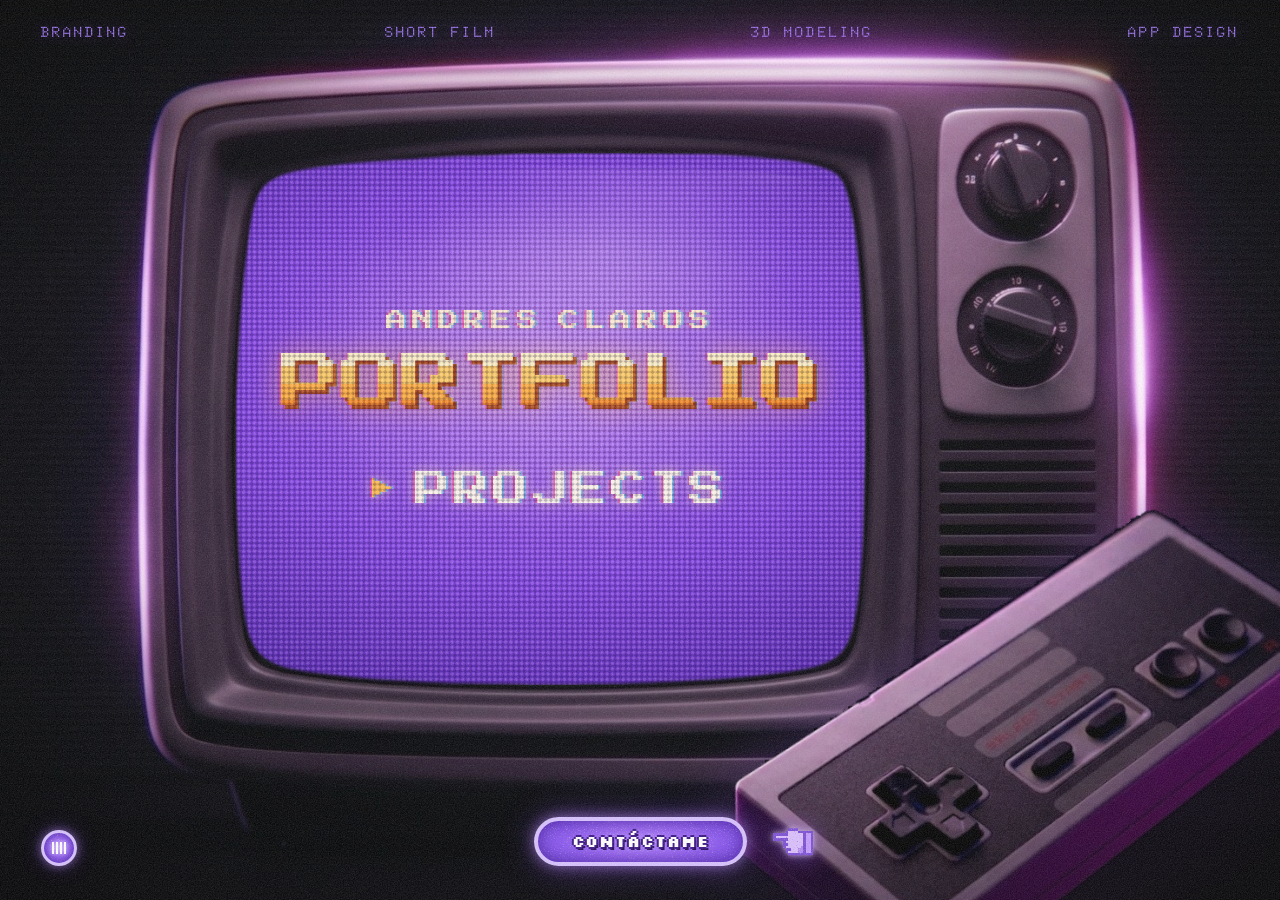
<file: index.html>
<!doctype html>
<html lang="es">
<head>
  <meta charset="utf-8" />
  <meta name="viewport" content="width=device-width, initial-scale=1" />
  <title>Andres Claros — Portfolio</title>
  <meta name="description" content="Portafolio de Andres Claros: diseño de apps, branding, modelado 3D y cortometrajes." />
  <link rel="preconnect" href="https://fonts.googleapis.com" />
  <link rel="preconnect" href="https://fonts.gstatic.com" crossorigin />
  <link href="https://fonts.googleapis.com/css2?family=Doto:wght@600;800;900&family=Pixelify+Sans:wght@500;600;700&family=Space+Grotesk:wght@500;600&family=Press+Start+2P&family=Silkscreen:wght@700&display=swap" rel="stylesheet" />
  <link rel="stylesheet" href="style.css" />
</head>
<body>

  <!-- filtro de grano para la mano de CONTÁCTAME (puntitos claros y morados dentro de la forma) -->
  <svg width="0" height="0" style="position:absolute" aria-hidden="true" focusable="false">
    <filter id="px-grain" x="0" y="0" width="100%" height="100%" color-interpolation-filters="sRGB">
      <feTurbulence type="fractalNoise" baseFrequency=".9" numOctaves="2" seed="7" result="noise" />
      <feColorMatrix in="noise" values="0 0 0 0 1  0 0 0 0 1  0 0 0 0 1  0 0 0 1.4 -.9" result="light" />
      <feComposite in="light" in2="SourceAlpha" operator="in" result="lightIn" />
      <feColorMatrix in="noise" values="0 0 0 0 .3  0 0 0 0 .1  0 0 0 0 .55  0 0 0 -1.4 .5" result="dark" />
      <feComposite in="dark" in2="SourceAlpha" operator="in" result="darkIn" />
      <feMerge>
        <feMergeNode in="SourceGraphic" />
        <feMergeNode in="darkIn" />
        <feMergeNode in="lightIn" />
      </feMerge>
    </filter>
  </svg>

  <!-- ===================== HEADER ===================== -->
  <header class="header">
    <nav class="nav" aria-label="Categorías">
      <a href="proyectos.html" data-text="BRANDING"><span>BRANDING</span></a>
      <a href="proyectos.html" data-text="SHORT FILM"><span>SHORT FILM</span></a>
      <a href="proyectos.html" data-text="3D MODELING"><span>3D MODELING</span></a>
      <a href="proyectos.html" data-text="APP DESIGN"><span>APP DESIGN</span></a>
    </nav>
  </header>

  <!-- ===================== ESCENA (parallax) ===================== -->
  <main class="scene" id="scene">

    <!-- Capa TV: foto + pantalla animada. Todo dentro de .tv-photo usa % de la foto,
         así la pantalla calza siempre con el vidrio sin importar el tamaño de ventana. -->
    <div class="layer" data-depth="0.35">
      <div class="tv-photo">
        <img class="tv-img" src="assets/tv-fondo.jpg" alt="" draggable="false" />

        <!-- La máscara (assets/screen-mask.svg) tiene la forma exacta del vidrio -->
        <div class="screen" id="screen">
          <div class="crt" id="crt">
            <div class="crt-content">
              <p class="crt-name" aria-label="Andres Claros">
                <span>ANDRES</span><span>CLAROS</span>
              </p>
              <h1 class="crt-title" aria-label="Portfolio">
                <span>P</span><span>O</span><span>R</span><span>T</span><span>F</span><span>O</span><span>L</span><span>I</span><span>O</span>
              </h1>
              <a href="#" class="crt-projects" id="projectsBtn">
                <span class="arrow">▶</span>PROJECTS
              </a>
            </div>

            <!-- Pantalla 2: sobre mí + loading (aparece al entrar a PROJECTS) -->
            <div class="crt-about" id="about" aria-live="polite">
              <div class="about-text">
                <p data-text="Soy Andrés Claros, creador digital. Diseño apps, construyo marcas con identidad propia, modelo personajes y objetos en 3D y cuento historias en cortometrajes."></p>
                <p data-text="Aquí reúno proyectos personales, trabajos para clientes y colaboraciones con otros artistas. Elige un cartucho y dale play."></p>
              </div>
              <div class="loading">
                <span class="loading-label" id="loadingLabel">Cargando<span class="dots"></span></span>
                <div class="bar"><i id="barFill"></i></div>
                <span class="pct" id="pct">0%</span>
              </div>
              <span class="skip" id="skip">CLIC PARA SALTAR</span>
            </div>

            <div class="crt-static"></div>
            <div class="crt-dots"></div>
            <div class="crt-grain"></div>
            <div class="crt-vignette"></div>
          </div>
          <!-- reflejos y polvo reales de la foto, encima de la imagen -->
          <img class="glass" src="assets/tv-fondo.jpg" alt="" draggable="false" />
          <div class="glare" id="glare"></div>
          <!-- punto de luz que queda al apagarse la pantalla -->
          <div class="crt-flare" aria-hidden="true"></div>
        </div>
      </div>
    </div>

    <!-- Capa control (primer plano, se mueve al revés = profundidad).
         assets/control.png es la foto del control con el fondo negro recortado -->
    <div class="layer layer-pad" data-depth="-1.6">
      <div class="pad-wrap">
        <img class="pad-img" src="assets/control.png" alt="" draggable="false" />
      </div>
    </div>
  </main>

  <!-- ===================== FOOTER + CTA ===================== -->
  <footer class="footer">
    <button class="sound" id="soundBtn" aria-pressed="true" aria-label="Sonido">
      <span class="bars"><i></i><i></i><i></i><i></i></span>
    </button>

    <a href="contacto.html" class="cta" id="cta">
      CONTÁCTAME
      <!-- mano pixel art que señala el botón -->
      <svg class="cta-hand" viewBox="0 0 16 11" shape-rendering="crispEdges" aria-hidden="true">
        <path fill="#2a1200" d="M6 0h1v1h-1zM7 0h1v1h-1zM8 0h1v1h-1zM9 0h1v1h-1zM5 1h1v1h-1zM10 1h1v1h-1zM11 1h1v1h-1zM12 1h1v1h-1zM13 1h1v1h-1zM14 1h1v1h-1zM15 1h1v1h-1zM0 2h1v1h-1zM1 2h1v1h-1zM2 2h1v1h-1zM3 2h1v1h-1zM4 2h1v1h-1zM5 2h1v1h-1zM12 2h1v1h-1zM15 2h1v1h-1zM0 3h1v1h-1zM12 3h1v1h-1zM15 3h1v1h-1zM0 4h1v1h-1zM1 4h1v1h-1zM2 4h1v1h-1zM3 4h1v1h-1zM4 4h1v1h-1zM5 4h1v1h-1zM12 4h1v1h-1zM15 4h1v1h-1zM4 5h1v1h-1zM12 5h1v1h-1zM15 5h1v1h-1zM4 6h1v1h-1zM5 6h1v1h-1zM12 6h1v1h-1zM15 6h1v1h-1zM4 7h1v1h-1zM12 7h1v1h-1zM15 7h1v1h-1zM5 8h1v1h-1zM6 8h1v1h-1zM12 8h1v1h-1zM15 8h1v1h-1zM5 9h1v1h-1zM12 9h1v1h-1zM15 9h1v1h-1zM6 10h1v1h-1zM7 10h1v1h-1zM8 10h1v1h-1zM9 10h1v1h-1zM10 10h1v1h-1zM11 10h1v1h-1zM12 10h1v1h-1zM13 10h1v1h-1zM14 10h1v1h-1zM15 10h1v1h-1z"/>
        <path fill="#fff4e3" d="M6 1h1v1h-1zM7 1h1v1h-1zM8 1h1v1h-1zM9 1h1v1h-1zM6 2h1v1h-1zM7 2h1v1h-1zM8 2h1v1h-1zM9 2h1v1h-1zM10 2h1v1h-1zM11 2h1v1h-1zM1 3h1v1h-1zM2 3h1v1h-1zM3 3h1v1h-1zM4 3h1v1h-1zM5 3h1v1h-1zM6 3h1v1h-1zM7 3h1v1h-1zM8 3h1v1h-1zM9 3h1v1h-1zM10 3h1v1h-1zM11 3h1v1h-1zM6 4h1v1h-1zM7 4h1v1h-1zM8 4h1v1h-1zM9 4h1v1h-1zM10 4h1v1h-1zM11 4h1v1h-1zM5 5h1v1h-1zM6 5h1v1h-1zM7 5h1v1h-1zM8 5h1v1h-1zM9 5h1v1h-1zM10 5h1v1h-1zM11 5h1v1h-1zM6 6h1v1h-1zM7 6h1v1h-1zM8 6h1v1h-1zM9 6h1v1h-1zM10 6h1v1h-1zM11 6h1v1h-1zM5 7h1v1h-1zM6 7h1v1h-1zM7 7h1v1h-1zM8 7h1v1h-1zM9 7h1v1h-1zM10 7h1v1h-1zM7 8h1v1h-1zM8 8h1v1h-1zM9 8h1v1h-1zM6 9h1v1h-1zM7 9h1v1h-1zM8 9h1v1h-1zM9 9h1v1h-1z"/>
        <path fill="#f6b27a" d="M11 7h1v1h-1zM10 8h1v1h-1zM11 8h1v1h-1zM10 9h1v1h-1zM11 9h1v1h-1z"/>
        <path fill="#ff8a1e" d="M13 2h1v1h-1zM14 2h1v1h-1zM13 3h1v1h-1zM14 3h1v1h-1zM13 4h1v1h-1zM14 4h1v1h-1zM13 5h1v1h-1zM14 5h1v1h-1zM13 6h1v1h-1zM14 6h1v1h-1zM13 7h1v1h-1zM14 7h1v1h-1zM13 8h1v1h-1zM14 8h1v1h-1zM13 9h1v1h-1zM14 9h1v1h-1z"/>
      </svg>
    </a>

    <span></span>
  </footer>

  <div class="vignette" aria-hidden="true"></div>
  <div class="grain" aria-hidden="true"></div>
  <div class="power-on" id="powerOn" aria-hidden="true"></div>
  <div class="warp" aria-hidden="true"></div>

  <script src="script.js"></script>
</body>
</html>
</file>
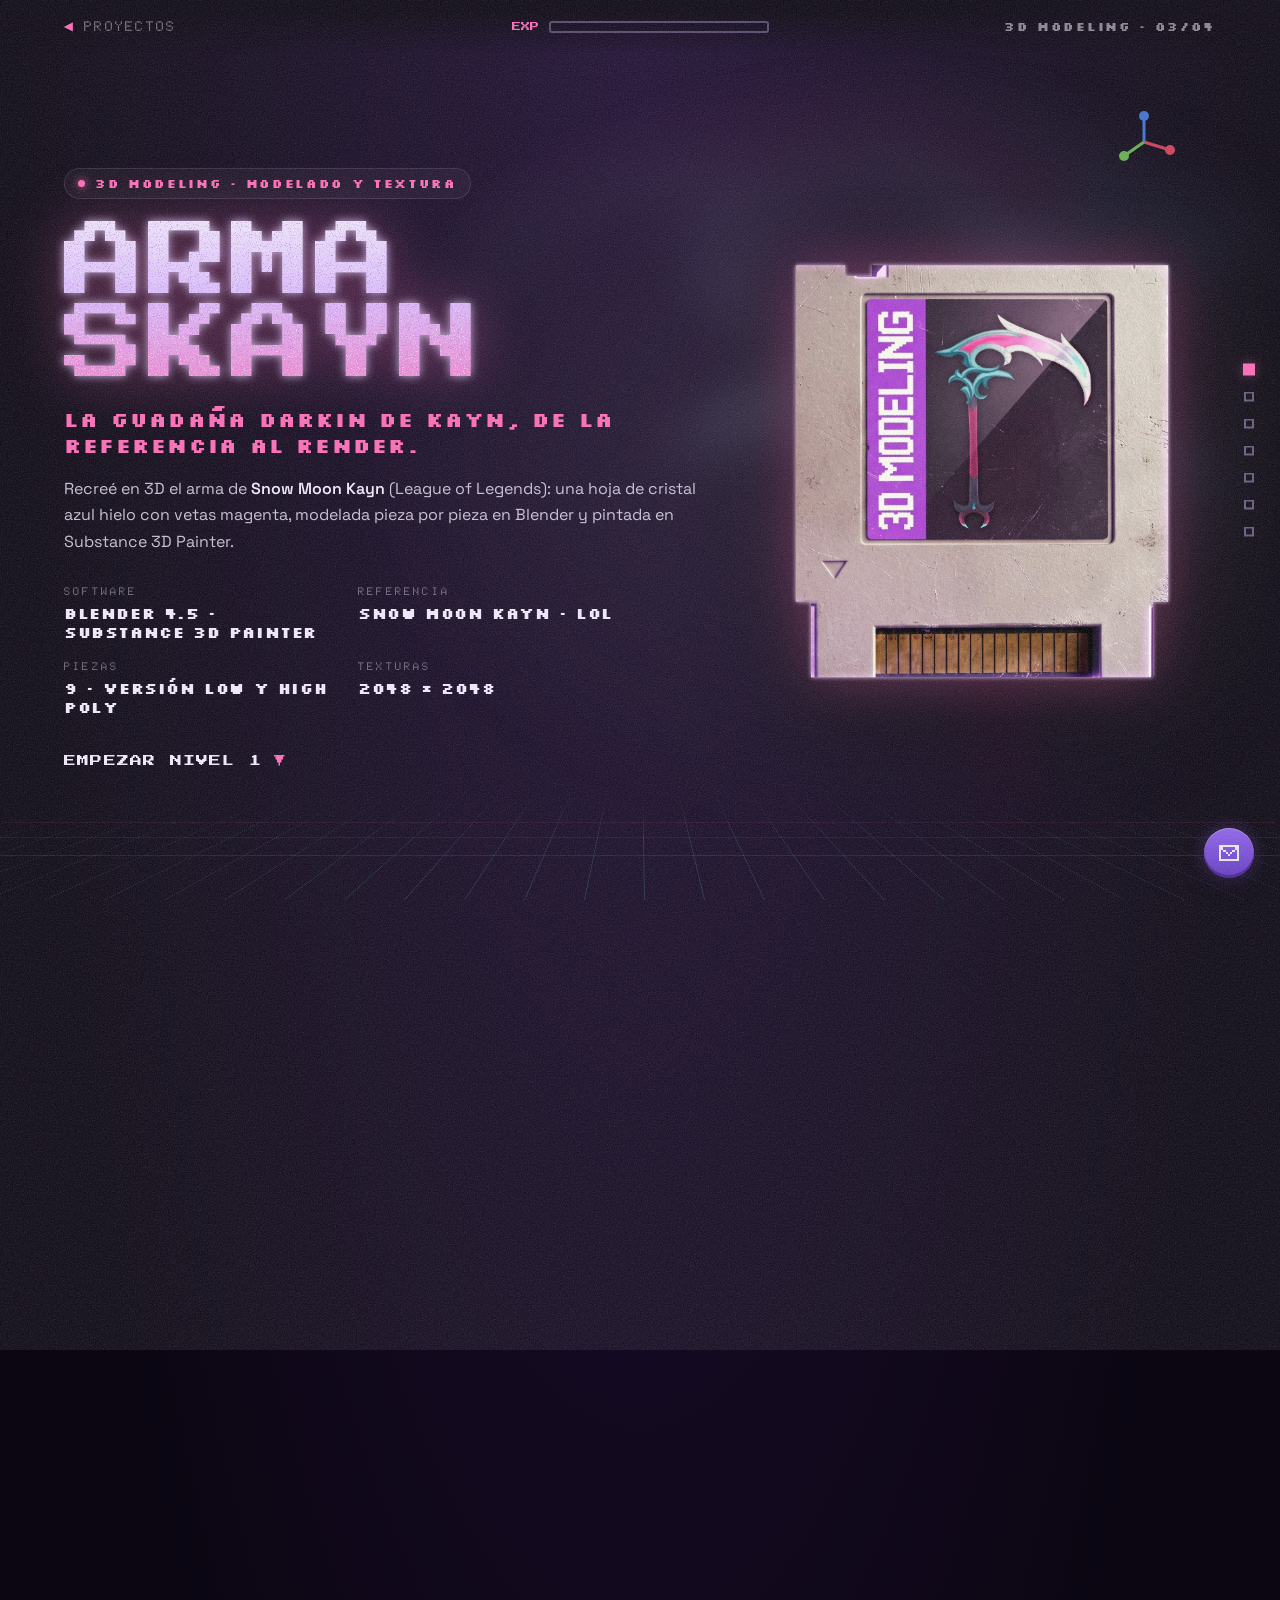
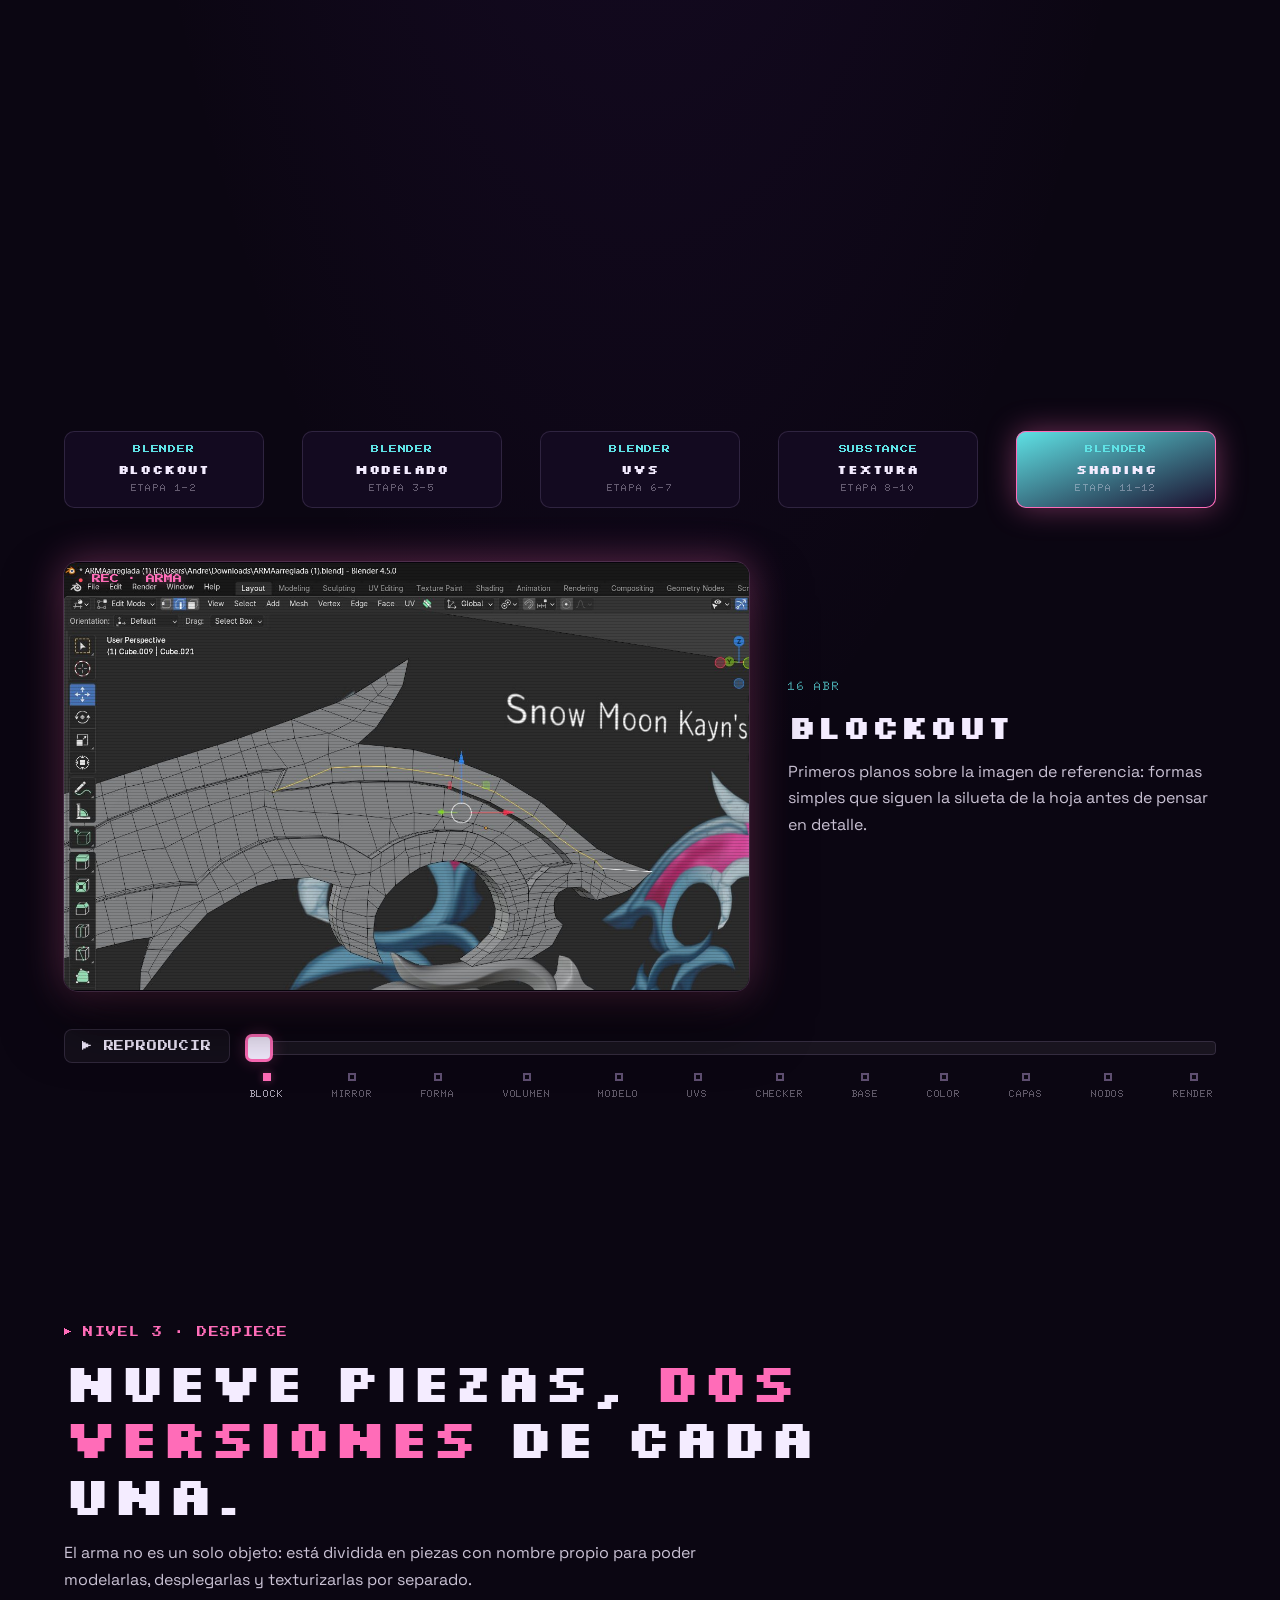
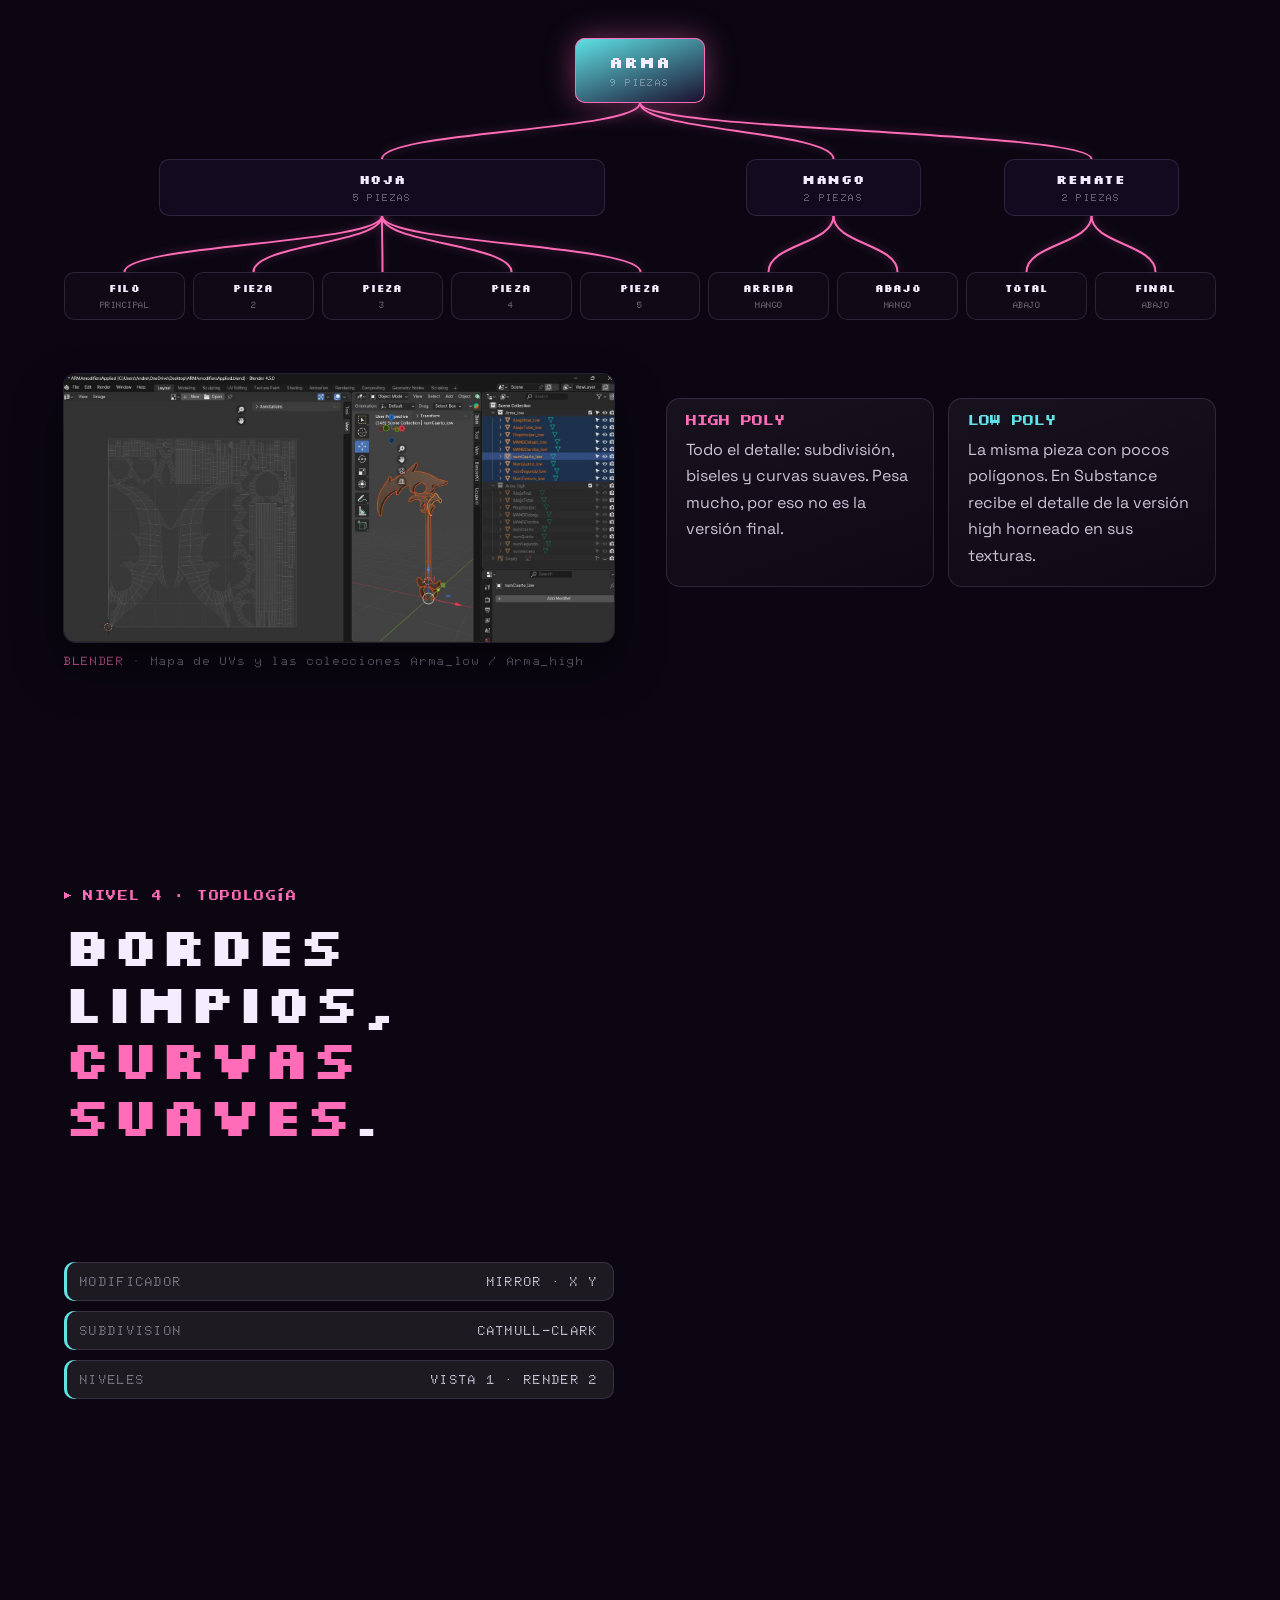
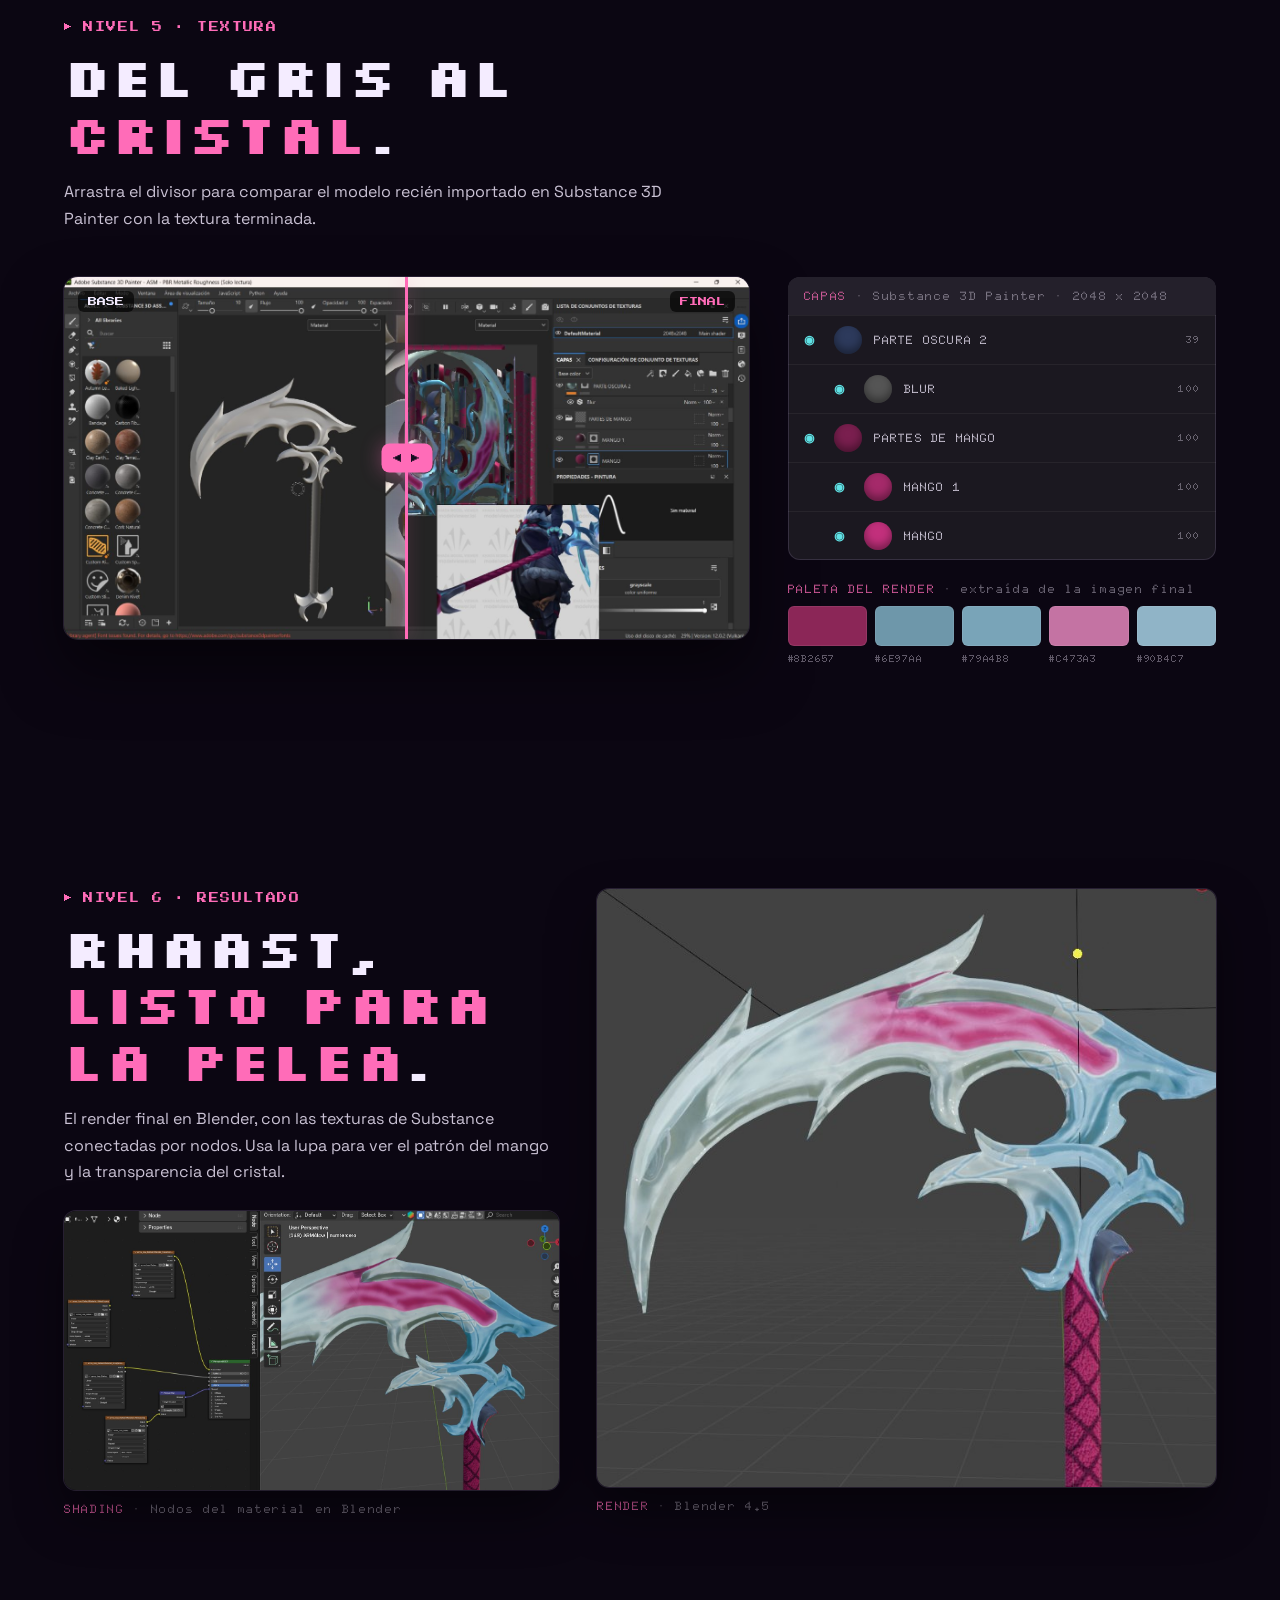
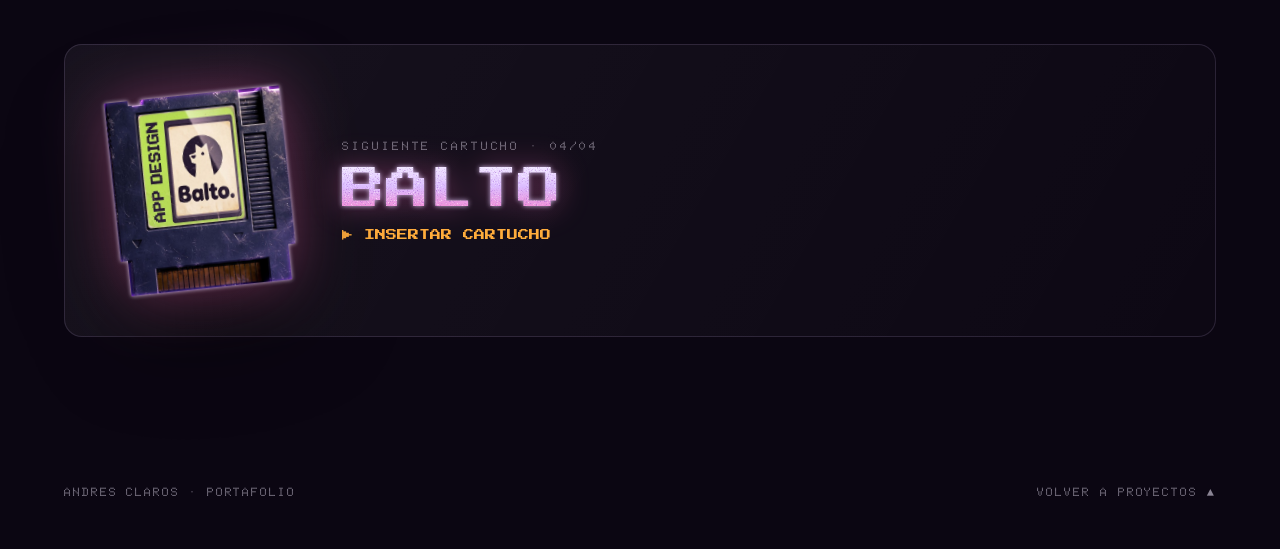
<file: arma-skayn.html>
<!doctype html>
<html lang="es">
<head>
  <meta charset="utf-8" />
  <meta name="viewport" content="width=device-width, initial-scale=1" />
  <title>Arma Skayn · 3D — Andres Claros</title>
  <meta name="description" content="Arma Skayn: modelado y texturizado 3D de la guadaña de Snow Moon Kayn en Blender y Substance 3D Painter." />
  <link rel="preconnect" href="https://fonts.googleapis.com" />
  <link rel="preconnect" href="https://fonts.gstatic.com" crossorigin />
  <link href="https://fonts.googleapis.com/css2?family=Doto:wght@800;900&family=Press+Start+2P&family=Silkscreen:wght@700&family=Space+Grotesk:wght@400;500;600&display=swap" rel="stylesheet" />
  <link rel="stylesheet" href="proyecto.css" />
  <link rel="stylesheet" href="contacto-boton.css" />
  <style>
    /* ---------- ARMA SKAYN: rejilla de viewport 3D ---------- */
    .p-arma .hero::before {          /* suelo de cuadrícula en perspectiva, como el viewport de Blender */
      content: "";
      position: absolute;
      left: -20%; right: -20%; bottom: 0;
      height: 46%;
      z-index: -1;
      background:
        linear-gradient(rgba(255, 108, 184, .22) 1px, transparent 1px) 0 0 / 60px 60px,
        linear-gradient(90deg, rgba(95, 227, 230, .18) 1px, transparent 1px) 0 0 / 60px 60px;
      transform: perspective(500px) rotateX(62deg);
      transform-origin: 50% 100%;
      -webkit-mask: linear-gradient(transparent, #000 60%);
      mask: linear-gradient(transparent, #000 60%);
      animation: suelo 6s linear infinite;
    }
    .gizmo { position: absolute; top: 110px; right: calc(var(--gutter) + 40px); width: 64px; height: 64px; opacity: .8; animation: girarGizmo 14s linear infinite; }
    .teal { color: var(--acc-2); }

    /* análisis de la referencia */
    .lupa-marco { position: relative; aspect-ratio: 1100 / 690; }
    .lupa-marco img { object-fit: cover; }
    .rasgos { display: grid; gap: 12px; margin-top: 24px; }
    .rasgo { display: grid; grid-template-columns: 44px 1fr; gap: 14px; align-items: start; }
    .rasgo i {
      width: 44px; height: 44px;
      border-radius: 10px;
      display: grid; place-items: center;
      font: 400 12px var(--f-pixel); font-style: normal;
      color: #120a1e;
      background: linear-gradient(135deg, var(--acc-2), var(--acc));
    }
    .rasgo h3 { font: 700 15px var(--f-title); letter-spacing: .06em; margin-bottom: 2px; }
    .rasgo p { font-size: 15px; line-height: 1.5; color: var(--txt); }

    /* pipeline de herramientas */
    .pipeline { display: grid; grid-template-columns: repeat(5, minmax(0, 1fr)); gap: clamp(18px, 3vw, 46px); margin-bottom: clamp(40px, 6vh, 64px); }
    .pipeline .nodo { cursor: pointer; padding: 14px 10px; }
    .pipeline .nodo b { display: block; font: 400 8px var(--f-pixel); color: var(--acc-2); margin-bottom: 8px; }
    .p-arma .scrub-texto { min-height: 7.5em; }
    .scrub-fecha { font: 800 12px var(--f-ui); letter-spacing: .16em; color: var(--acc-2); }

    /* despiece */
    .despiece { display: grid; grid-template-columns: repeat(9, minmax(0, 1fr)); gap: 56px 8px; }
    .despiece .raiz { grid-column: 1 / -1; justify-self: center; padding: 14px 34px; font-size: 16px; }
    .despiece .grupo { grid-column: span 3; justify-self: center; min-width: 70%; }
    .despiece .grupo.g1 { grid-column: 1 / span 5; }
    .despiece .grupo.g2 { grid-column: 6 / span 2; }
    .despiece .grupo.g3 { grid-column: 8 / span 2; }
    .despiece .pieza { padding: 10px 4px; font-size: 10px; letter-spacing: .02em; background: rgba(255, 255, 255, .02); }
    .despiece .pieza small { font-size: 9px; letter-spacing: .06em; }
    .lowhigh { display: grid; grid-template-columns: 1fr 1fr; gap: 14px; margin-top: 24px; }
    .lowhigh .card { padding: 18px 20px; }
    .lowhigh strong { font: 400 11px var(--f-pixel); display: block; margin-bottom: 10px; }

    /* topología */
    .topo { display: grid; grid-template-columns: 1fr 1fr; gap: 14px; }
    .topo .shot { aspect-ratio: 4 / 3; }
    .mods { display: grid; gap: 10px; margin-top: 22px; }
    .mod {
      display: flex; justify-content: space-between; align-items: center; gap: 12px;
      padding: 12px 16px;
      border-radius: 10px;
      font: 800 13px var(--f-ui);
      letter-spacing: .1em;
      background: #1d1a22;
      box-shadow: inset 3px 0 0 var(--acc-2), inset 0 0 0 1px var(--line);
    }
    .mod span { color: var(--dim); }

    /* capas de Substance */
    .textura { display: grid; grid-template-columns: 1.6fr 1fr; gap: clamp(20px, 3vw, 44px); align-items: start; }
    .capas { border-radius: 12px; overflow: hidden; background: #1b1820; box-shadow: inset 0 0 0 1px var(--line); }
    .capas p.pie { margin: 0; padding: 12px 16px; background: #24202b; }
    .capa {
      display: grid; grid-template-columns: 18px 28px 1fr auto; gap: 12px; align-items: center;
      padding: 10px 16px;
      font: 800 12px var(--f-ui);
      letter-spacing: .1em;
      border-top: 1px solid rgba(255, 255, 255, .05);
      transition: background .2s, opacity .2s;
    }
    .capa:hover { background: rgba(255, 108, 184, .08); }
    .capa .ojo { color: var(--acc-2); }
    .capa i { width: 28px; height: 28px; border-radius: 50%; background: var(--c); box-shadow: inset 0 -4px 8px rgba(0, 0, 0, .4); }
    .capa small { color: var(--dim); }
    .capa.sub { padding-left: 46px; }

    /* resultado */
    .resultado { display: grid; grid-template-columns: 1fr 1.25fr; gap: clamp(20px, 3vw, 44px); align-items: center; }
    .resultado .final { aspect-ratio: 745 / 720; }

    @keyframes suelo { to { background-position: 0 60px, 0 0; } }
    @keyframes girarGizmo { to { rotate: 360deg; } }

    @media (max-width: 900px) {
      .pipeline { grid-template-columns: repeat(2, minmax(0, 1fr)); }
      .pipeline svg.lineas, .despiece svg.lineas { display: none; }
      .despiece { grid-template-columns: repeat(3, minmax(0, 1fr)); gap: 12px; }
      .despiece .grupo, .despiece .grupo.g1, .despiece .grupo.g2, .despiece .grupo.g3 { grid-column: 1 / -1; }
      .textura, .resultado, .topo, .lowhigh { grid-template-columns: 1fr; }
      .gizmo { display: none; }
    }
  </style>
</head>
<body class="p-arma cargando">

  <div class="boot" aria-hidden="true">
    <div class="boot-inner">
      <p class="boot-label">INSERTANDO CARTUCHO 03</p>
      <p class="boot-name grano">ARMA SKAYN</p>
      <div class="boot-bar"><i></i></div>
      <p class="boot-label">CLIC PARA SALTAR</p>
    </div>
  </div>

  <header class="topbar">
    <a class="back" href="proyectos.html#3d-modeling" data-salir><span>◀</span> PROYECTOS</a>
    <div class="xp">EXP <div class="xp-bar"><i></i></div></div>
    <p class="topbar-tag">3D MODELING · 03/04</p>
  </header>
  <nav class="niveles" aria-label="Secciones"></nav>

  <main class="pagina">

    <!-- ================= HERO ================= -->
    <section class="hero" id="inicio" data-nivel="INICIO">
      <div class="hero-fondo" style="--fondo:url(assets/proyectos/arma/final.jpg)"></div>
      <svg class="gizmo" viewBox="0 0 64 64" aria-hidden="true">
        <line x1="32" y1="32" x2="58" y2="40" stroke="#ff4d6a" stroke-width="3" /><circle cx="58" cy="40" r="5" fill="#ff4d6a" />
        <line x1="32" y1="32" x2="12" y2="46" stroke="#7bd85c" stroke-width="3" /><circle cx="12" cy="46" r="5" fill="#7bd85c" />
        <line x1="32" y1="32" x2="32" y2="6" stroke="#4d8cff" stroke-width="3" /><circle cx="32" cy="6" r="5" fill="#4d8cff" />
      </svg>
      <div>
        <p class="chip rv"><b></b> 3D MODELING · MODELADO Y TEXTURA</p>
        <h1 class="grano rv" style="--d:.08s">ARMA<br>SKAYN</h1>
        <p class="hero-tagline rv" style="--d:.16s">La guadaña Darkin de Kayn, de la referencia al render.</p>
        <p class="lead rv" style="--d:.24s">Recreé en 3D el arma de <strong>Snow Moon Kayn</strong> (League of Legends): una hoja de cristal azul hielo con vetas magenta, modelada pieza por pieza en Blender y pintada en Substance 3D Painter.</p>
        <dl class="ficha rv" style="--d:.32s">
          <div><dt>SOFTWARE</dt><dd>Blender 4.5 · Substance 3D Painter</dd></div>
          <div><dt>REFERENCIA</dt><dd>Snow Moon Kayn · LoL</dd></div>
          <div><dt>PIEZAS</dt><dd>9 · versión low y high poly</dd></div>
          <div><dt>TEXTURAS</dt><dd>2048 × 2048</dd></div>
        </dl>
        <a class="empezar rv" style="--d:.4s" href="#referencia">EMPEZAR NIVEL 1 <span>▼</span></a>
      </div>
      <div class="hero-cart rv" style="--d:.2s">
        <div class="flota"><span class="cartucho"><span><img src="assets/cartuchos/3d-modeling.jpg" alt="Cartucho de Arma Skayn" /></span></span></div>
      </div>
    </section>

    <!-- ================= NIVEL 1: REFERENCIA ================= -->
    <section class="sec" id="referencia" data-nivel="REFERENCIA">
      <div class="dos-col">
        <div>
          <figure class="rv">
            <div class="shot lupa-marco" data-lupa="2.6" data-grupo="ref"><img src="assets/proyectos/arma/referencia.jpg" alt="Referencia: Snow Moon Kayn sosteniendo la guadaña" /></div>
            <figcaption><b>LUPA</b> · Pasa el mouse para ver el detalle de la referencia</figcaption>
          </figure>
        </div>
        <div>
          <p class="nivel rv">NIVEL 1 · REFERENCIA</p>
          <h2 class="rv" style="--d:.06s">Primero, <span class="acento">entender</span> el arma.</h2>
          <p class="lead rv" style="--d:.12s">Antes de abrir Blender estudié la guadaña desde varios ángulos con el modelo del juego y un arte conceptual de la skin. Tres rasgos definían todo lo demás:</p>
          <div class="rasgos">
            <div class="rasgo rv" style="--d:.16s"><i>01</i><div><h3>Silueta</h3><p>Una hoja en media luna con picos hacia atrás y ganchos que se enroscan cerca del mango.</p></div></div>
            <div class="rasgo rv" style="--d:.22s"><i>02</i><div><h3>Material</h3><p>Cristal azul hielo, casi blanco en los bordes, con una veta magenta que recorre la hoja.</p></div></div>
            <div class="rasgo rv" style="--d:.28s"><i>03</i><div><h3>Proporción</h3><p>Mango largo y forrado en magenta, con un remate de púas abajo que equilibra el peso de la hoja.</p></div></div>
          </div>
        </div>
      </div>
    </section>

    <!-- ================= NIVEL 2: PROCESO ================= -->
    <section class="sec" id="proceso" data-nivel="PROCESO">
      <div class="sec-head">
        <p class="nivel rv">NIVEL 2 · PROCESO</p>
        <h2 class="rv" style="--d:.06s">Doce capturas, <span class="acento">seis días</span>.</h2>
        <p class="lead rv" style="--d:.12s">Del 16 al 21 de abril, contado con las capturas que fui guardando. Toca una herramienta, arrastra la barra o dale a reproducir.</p>
      </div>

      <div class="pipeline diagrama" data-orient="h" data-lineas="pl1>pl2, pl2>pl3, pl3>pl4, pl4>pl5">
        <button class="nodo" id="pl1" data-ir="0"><b>BLENDER</b>Blockout<small>ETAPA 1–2</small></button>
        <button class="nodo" id="pl2" data-ir="2"><b>BLENDER</b>Modelado<small>ETAPA 3–5</small></button>
        <button class="nodo" id="pl3" data-ir="5"><b>BLENDER</b>UVs<small>ETAPA 6–7</small></button>
        <button class="nodo" id="pl4" data-ir="7"><b>SUBSTANCE</b>Textura<small>ETAPA 8–10</small></button>
        <button class="nodo raiz" id="pl5" data-ir="10"><b>BLENDER</b>Shading<small>ETAPA 11–12</small></button>
      </div>

      <div class="scrubber rv" data-scrubber>
        <div class="scrub-visor">
          <span class="scrub-hud">REC · ARMA</span>
          <img class="scrub-capa" src="assets/proyectos/arma/blockout.jpg" alt="Blockout" data-titulo="Blockout" data-fecha="16 ABR" data-texto="Primeros planos sobre la imagen de referencia: formas simples que siguen la silueta de la hoja antes de pensar en detalle." />
          <img class="scrub-capa" src="assets/proyectos/arma/etapas.jpg" alt="Modificadores" data-titulo="Mirror + Subdivisión" data-fecha="16 ABR" data-texto="Se modela solo una mitad: el modificador Mirror refleja el resto y Subdivision Surface (Catmull-Clark) suaviza las curvas." loading="lazy" />
          <img class="scrub-capa" src="assets/proyectos/arma/esculpido.jpg" alt="Forma de la hoja" data-titulo="Forma" data-fecha="16 ABR" data-texto="La hoja ya subdividida: curvas limpias, picos afilados y los ganchos que rodean el cristal." loading="lazy" />
          <img class="scrub-capa" src="assets/proyectos/arma/volumen.jpg" alt="Volumen" data-titulo="Volumen" data-fecha="19 ABR" data-texto="Grosor y biseles para que la hoja tenga cuerpo desde cualquier ángulo, no solo de frente." loading="lazy" />
          <img class="scrub-capa" src="assets/proyectos/arma/modelo-completo.jpg" alt="Modelo completo" data-titulo="Modelo completo" data-fecha="21 ABR" data-texto="Hoja, mango y remate inferior juntos por primera vez: el arma entera con sus proporciones finales." loading="lazy" />
          <img class="scrub-capa" src="assets/proyectos/arma/uvs.jpg" alt="UVs" data-titulo="UVs" data-fecha="21 ABR" data-texto="Las 9 piezas se despliegan en un solo mapa de UVs, separadas en versión low y high poly." loading="lazy" />
          <img class="scrub-capa" src="assets/proyectos/arma/checker.jpg" alt="Checker" data-titulo="Checker" data-fecha="21 ABR" data-texto="Una textura de cuadros revela si las UVs estiran: si los cuadros se ven parejos, el mapa está listo para pintar." loading="lazy" />
          <img class="scrub-capa" src="assets/proyectos/arma/textura-base.jpg" alt="Textura base" data-titulo="Textura base" data-fecha="21 ABR" data-texto="En Substance 3D Painter: el modelo entra en gris y se prueban los materiales base." loading="lazy" />
          <img class="scrub-capa" src="assets/proyectos/arma/textura-color.jpg" alt="Color" data-titulo="Color" data-fecha="21 ABR" data-texto="Degradados azul hielo y la veta magenta, pintados por capas y comparando todo el tiempo con el modelo del juego." loading="lazy" />
          <img class="scrub-capa" src="assets/proyectos/arma/textura-final.jpg" alt="Capas finales" data-titulo="Capas finales" data-fecha="21 ABR" data-texto="Mango, partes oscuras y desenfoques en capas separadas, sobre un conjunto de texturas de 2048 × 2048." loading="lazy" />
          <img class="scrub-capa" src="assets/proyectos/arma/final-nodos.jpg" alt="Nodos" data-titulo="Shading" data-fecha="21 ABR" data-texto="De vuelta en Blender, las texturas exportadas se conectan con nodos al material del arma." loading="lazy" />
          <img class="scrub-capa" src="assets/proyectos/arma/final.jpg" alt="Render final" data-titulo="Render" data-fecha="21 ABR" data-texto="El arma terminada: cristal translúcido, veta magenta y el mango forrado con su patrón de rombos." loading="lazy" />
        </div>
        <div>
          <span class="scrub-fecha" id="scrubFecha">16 ABR</span>
          <p class="scrub-titulo"></p>
          <p class="txt scrub-texto"></p>
        </div>
        <div class="scrub-control">
          <button class="btn-px scrub-play">▶ REPRODUCIR</button>
          <div class="scrub-pista">
            <input type="range" min="0" value="0" step="1" aria-label="Etapa del proceso" />
            <div class="scrub-marcas">
              <button>BLOCK</button><button>MIRROR</button><button>FORMA</button><button>VOLUMEN</button><button>MODELO</button><button>UVS</button>
              <button>CHECKER</button><button>BASE</button><button>COLOR</button><button>CAPAS</button><button>NODOS</button><button>RENDER</button>
            </div>
          </div>
        </div>
      </div>
    </section>

    <!-- ================= NIVEL 3: DESPIECE ================= -->
    <section class="sec" id="despiece" data-nivel="DESPIECE">
      <div class="sec-head">
        <p class="nivel rv">NIVEL 3 · DESPIECE</p>
        <h2 class="rv" style="--d:.06s">Nueve piezas, <span class="acento">dos versiones</span> de cada una.</h2>
        <p class="lead rv" style="--d:.12s">El arma no es un solo objeto: está dividida en piezas con nombre propio para poder modelarlas, desplegarlas y texturizarlas por separado.</p>
      </div>

      <div class="despiece diagrama" data-lineas="d-raiz>d-hoja, d-raiz>d-mango, d-raiz>d-base, d-hoja>d-filo, d-hoja>d-p2, d-hoja>d-p3, d-hoja>d-p4, d-hoja>d-p5, d-mango>d-ma, d-mango>d-mb, d-base>d-at, d-base>d-af">
        <div class="nodo raiz" id="d-raiz">ARMA<small>9 PIEZAS</small></div>
        <div class="nodo grupo g1" id="d-hoja">HOJA<small>5 PIEZAS</small></div>
        <div class="nodo grupo g2" id="d-mango">MANGO<small>2 PIEZAS</small></div>
        <div class="nodo grupo g3" id="d-base">REMATE<small>2 PIEZAS</small></div>
        <div class="nodo pieza" id="d-filo">Filo<small>PRINCIPAL</small></div>
        <div class="nodo pieza" id="d-p2">Pieza<small>2</small></div>
        <div class="nodo pieza" id="d-p3">Pieza<small>3</small></div>
        <div class="nodo pieza" id="d-p4">Pieza<small>4</small></div>
        <div class="nodo pieza" id="d-p5">Pieza<small>5</small></div>
        <div class="nodo pieza" id="d-ma">Arriba<small>MANGO</small></div>
        <div class="nodo pieza" id="d-mb">Abajo<small>MANGO</small></div>
        <div class="nodo pieza" id="d-at">Total<small>ABAJO</small></div>
        <div class="nodo pieza" id="d-af">Final<small>ABAJO</small></div>
      </div>

      <div class="dos-col" style="margin-top:clamp(40px,6vh,70px);align-items:start">
        <figure class="rv">
          <div class="shot" data-grupo="despiece"><img src="assets/proyectos/arma/uvs.jpg" alt="Mapa de UVs y colecciones Arma_low y Arma_high en Blender" loading="lazy" /></div>
          <figcaption><b>BLENDER</b> · Mapa de UVs y las colecciones Arma_low / Arma_high</figcaption>
        </figure>
        <div class="lowhigh">
          <div class="card rv"><strong class="acento">HIGH POLY</strong><p class="txt">Todo el detalle: subdivisión, biseles y curvas suaves. Pesa mucho, por eso no es la versión final.</p></div>
          <div class="card rv" style="--d:.08s"><strong class="teal">LOW POLY</strong><p class="txt">La misma pieza con pocos polígonos. En Substance recibe el detalle de la versión high horneado en sus texturas.</p></div>
        </div>
      </div>
    </section>

    <!-- ================= NIVEL 4: TOPOLOGÍA ================= -->
    <section class="sec" id="topologia" data-nivel="TOPOLOGÍA">
      <div class="dos-col">
        <div>
          <p class="nivel rv">NIVEL 4 · TOPOLOGÍA</p>
          <h2 class="rv" style="--d:.06s">Bordes limpios, <span class="acento">curvas suaves</span>.</h2>
          <p class="lead rv" style="--d:.12s">Para que la subdivisión no deforme la hoja, cada borde afilado necesita loops de apoyo que lo sostengan. Así los picos quedan nítidos y las curvas, suaves.</p>
          <div class="mods">
            <div class="mod rv"><span>MODIFICADOR</span>MIRROR · X Y</div>
            <div class="mod rv" style="--d:.06s"><span>SUBDIVISION</span>CATMULL-CLARK</div>
            <div class="mod rv" style="--d:.12s"><span>NIVELES</span>VISTA 1 · RENDER 2</div>
          </div>
        </div>
        <div class="topo">
          <figure class="shot rv" data-lupa="2.2" data-grupo="topo"><img src="assets/proyectos/arma/topologia-1.jpg" alt="Detalle de topología del borde de la hoja" loading="lazy" /></figure>
          <figure class="shot rv" data-lupa="2.2" data-grupo="topo" style="--d:.1s"><img src="assets/proyectos/arma/topologia-2.jpg" alt="Detalle de topología con loops de apoyo" loading="lazy" /></figure>
          <figure class="shot rv" data-grupo="topo" style="grid-column:1/-1;aspect-ratio:16/8;--d:.15s"><img src="assets/proyectos/arma/detalle.jpg" alt="Detalle del modelo en el viewport" loading="lazy" /></figure>
        </div>
      </div>
    </section>

    <!-- ================= NIVEL 5: TEXTURA ================= -->
    <section class="sec" id="textura" data-nivel="TEXTURA">
      <div class="sec-head">
        <p class="nivel rv">NIVEL 5 · TEXTURA</p>
        <h2 class="rv" style="--d:.06s">Del gris al <span class="acento">cristal</span>.</h2>
        <p class="lead rv" style="--d:.12s">Arrastra el divisor para comparar el modelo recién importado en Substance 3D Painter con la textura terminada.</p>
      </div>
      <div class="textura">
        <div class="comparar rv" data-comparar>
          <img src="assets/proyectos/arma/textura-base.jpg" alt="Modelo en gris en Substance 3D Painter" loading="lazy" />
          <img class="despues" src="assets/proyectos/arma/textura-final.jpg" alt="Modelo con la textura final en Substance 3D Painter" loading="lazy" />
          <div class="divisor"></div>
          <span class="etq izq">BASE</span>
          <span class="etq der">FINAL</span>
        </div>
        <div>
          <div class="capas rv" style="--d:.1s">
            <p class="pie"><b>CAPAS</b> · Substance 3D Painter · 2048 × 2048</p>
            <div class="capa"><span class="ojo">◉</span><i style="--c:#2d3a5c"></i>PARTE OSCURA 2<small>39</small></div>
            <div class="capa sub"><span class="ojo">◉</span><i style="--c:#555"></i>BLUR<small>100</small></div>
            <div class="capa"><span class="ojo">◉</span><i style="--c:#7a1f4f"></i>PARTES DE MANGO<small>100</small></div>
            <div class="capa sub"><span class="ojo">◉</span><i style="--c:#a52a6a"></i>MANGO 1<small>100</small></div>
            <div class="capa sub"><span class="ojo">◉</span><i style="--c:#c2307c"></i>MANGO<small>100</small></div>
          </div>
          <p class="pie rv" style="margin:22px 0 10px"><b>PALETA DEL RENDER</b> · extraída de la imagen final</p>
          <div class="rv" data-paleta="assets/proyectos/arma/final.jpg" data-vivos></div>
        </div>
      </div>
    </section>

    <!-- ================= NIVEL 6: RESULTADO ================= -->
    <section class="sec" id="resultado" data-nivel="RESULTADO">
      <div class="resultado">
        <div>
          <p class="nivel rv">NIVEL 6 · RESULTADO</p>
          <h2 class="rv" style="--d:.06s">Rhaast, <span class="acento">listo para la pelea</span>.</h2>
          <p class="lead rv" style="--d:.12s">El render final en Blender, con las texturas de Substance conectadas por nodos. Usa la lupa para ver el patrón del mango y la transparencia del cristal.</p>
          <figure class="rv" style="margin-top:26px;--d:.18s">
            <div class="shot" data-grupo="final" style="aspect-ratio:16/9"><img src="assets/proyectos/arma/final-nodos.jpg" alt="Editor de nodos de Blender con el material final" loading="lazy" /></div>
            <figcaption><b>SHADING</b> · Nodos del material en Blender</figcaption>
          </figure>
        </div>
        <figure class="rv" style="--d:.1s">
          <div class="shot final" data-lupa="2.4" data-grupo="final"><img src="assets/proyectos/arma/final.jpg" alt="Render final de la guadaña de Snow Moon Kayn" loading="lazy" /></div>
          <figcaption><b>RENDER</b> · Blender 4.5</figcaption>
        </figure>
      </div>
    </section>

    <!-- ================= SIGUIENTE ================= -->
    <section class="sec" style="padding-top:20px">
      <a class="siguiente rv" href="balto.html" data-salir>
        <span class="cartucho"><span><img src="assets/cartuchos/app-design.jpg" alt="" /></span></span>
        <div>
          <small>SIGUIENTE CARTUCHO · 04/04</small>
          <strong class="grano">BALTO</strong>
          <em>▶ INSERTAR CARTUCHO</em>
        </div>
      </a>
    </section>

    <footer class="pie-pagina">
      <span>ANDRES CLAROS · PORTAFOLIO</span>
      <a href="proyectos.html#3d-modeling" data-salir>VOLVER A PROYECTOS ▲</a>
    </footer>
  </main>

  <div class="grain" aria-hidden="true"></div>
  <div class="salida" aria-hidden="true"></div>
  <script src="proyecto.js"></script>
  <script>
    // ---------- Arma Skayn ----------
    const marcas = document.querySelectorAll(".scrub-marcas button");
    const capas = [...document.querySelectorAll(".scrub-capa")];
    const fecha = document.getElementById("scrubFecha");
    const nodosPipe = [...document.querySelectorAll(".pipeline .nodo")];
    // la fecha y la herramienta activa siguen a la etapa del scrubber
    new MutationObserver(() => {
      const i = capas.findIndex((c) => c.classList.contains("activa"));
      if (i < 0) return;
      fecha.textContent = capas[i].dataset.fecha;
      let activo = 0;
      nodosPipe.forEach((n, k) => { if (i >= +n.dataset.ir) activo = k; });
      nodosPipe.forEach((n, k) => n.classList.toggle("activo", k === activo));
    }).observe(document.querySelector(".scrub-visor"), { subtree: true, attributes: true, attributeFilter: ["class"] });
    // tocar una herramienta del pipeline salta a su etapa
    nodosPipe.forEach((n) => n.addEventListener("click", () => marcas[+n.dataset.ir].click()));
  </script>
</body>
</html>
</file>
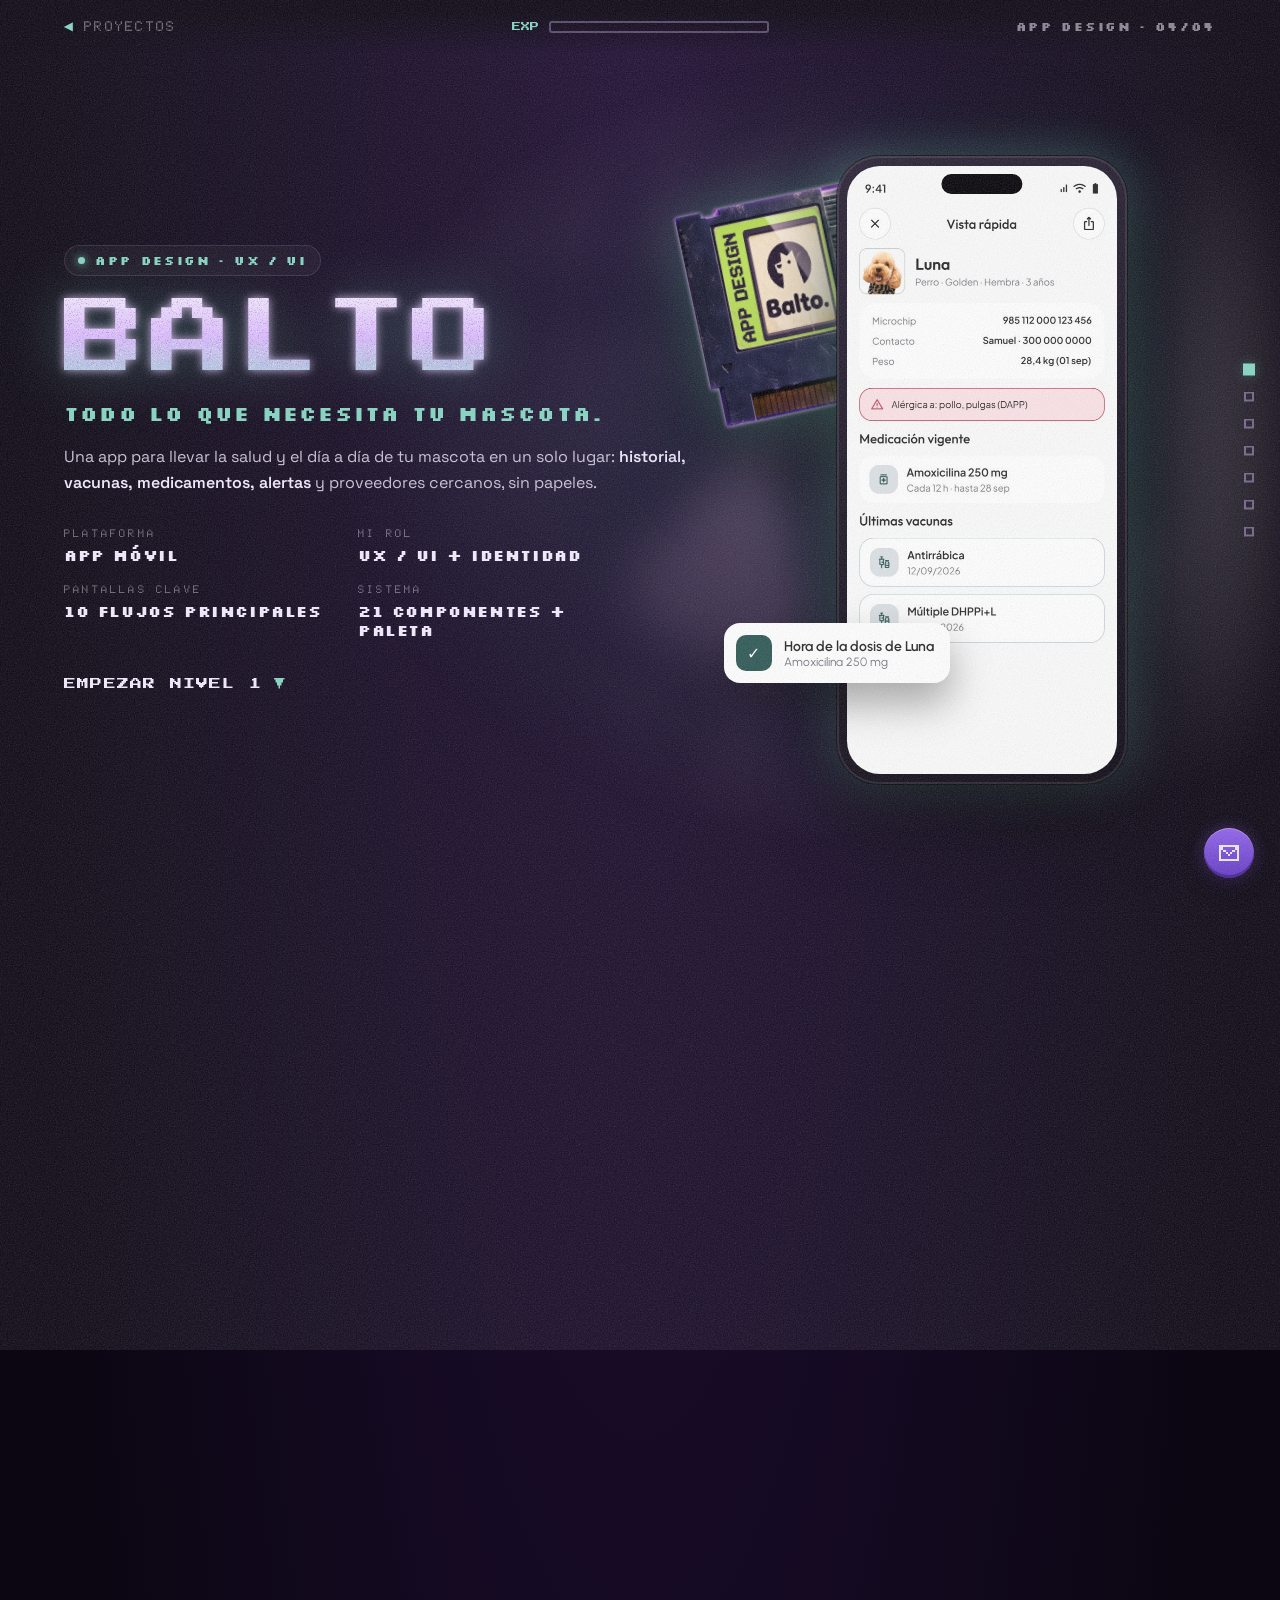
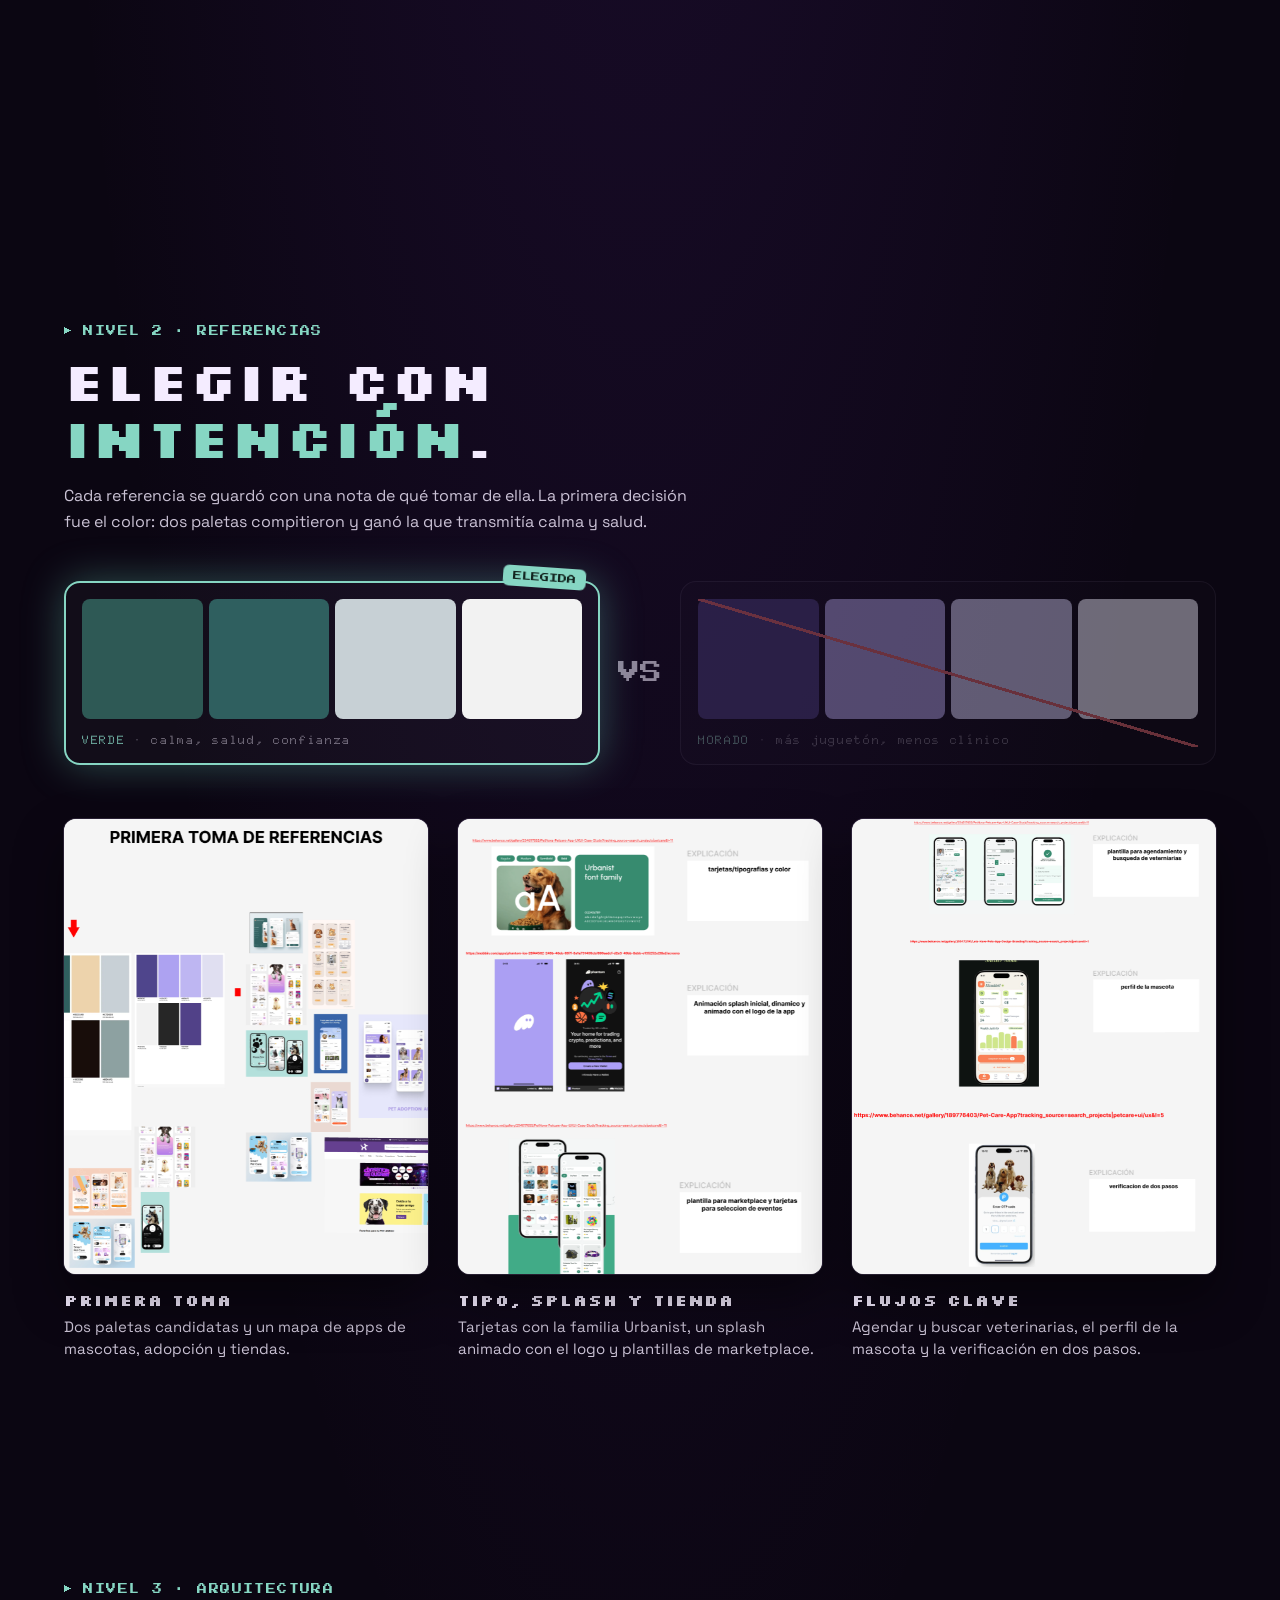
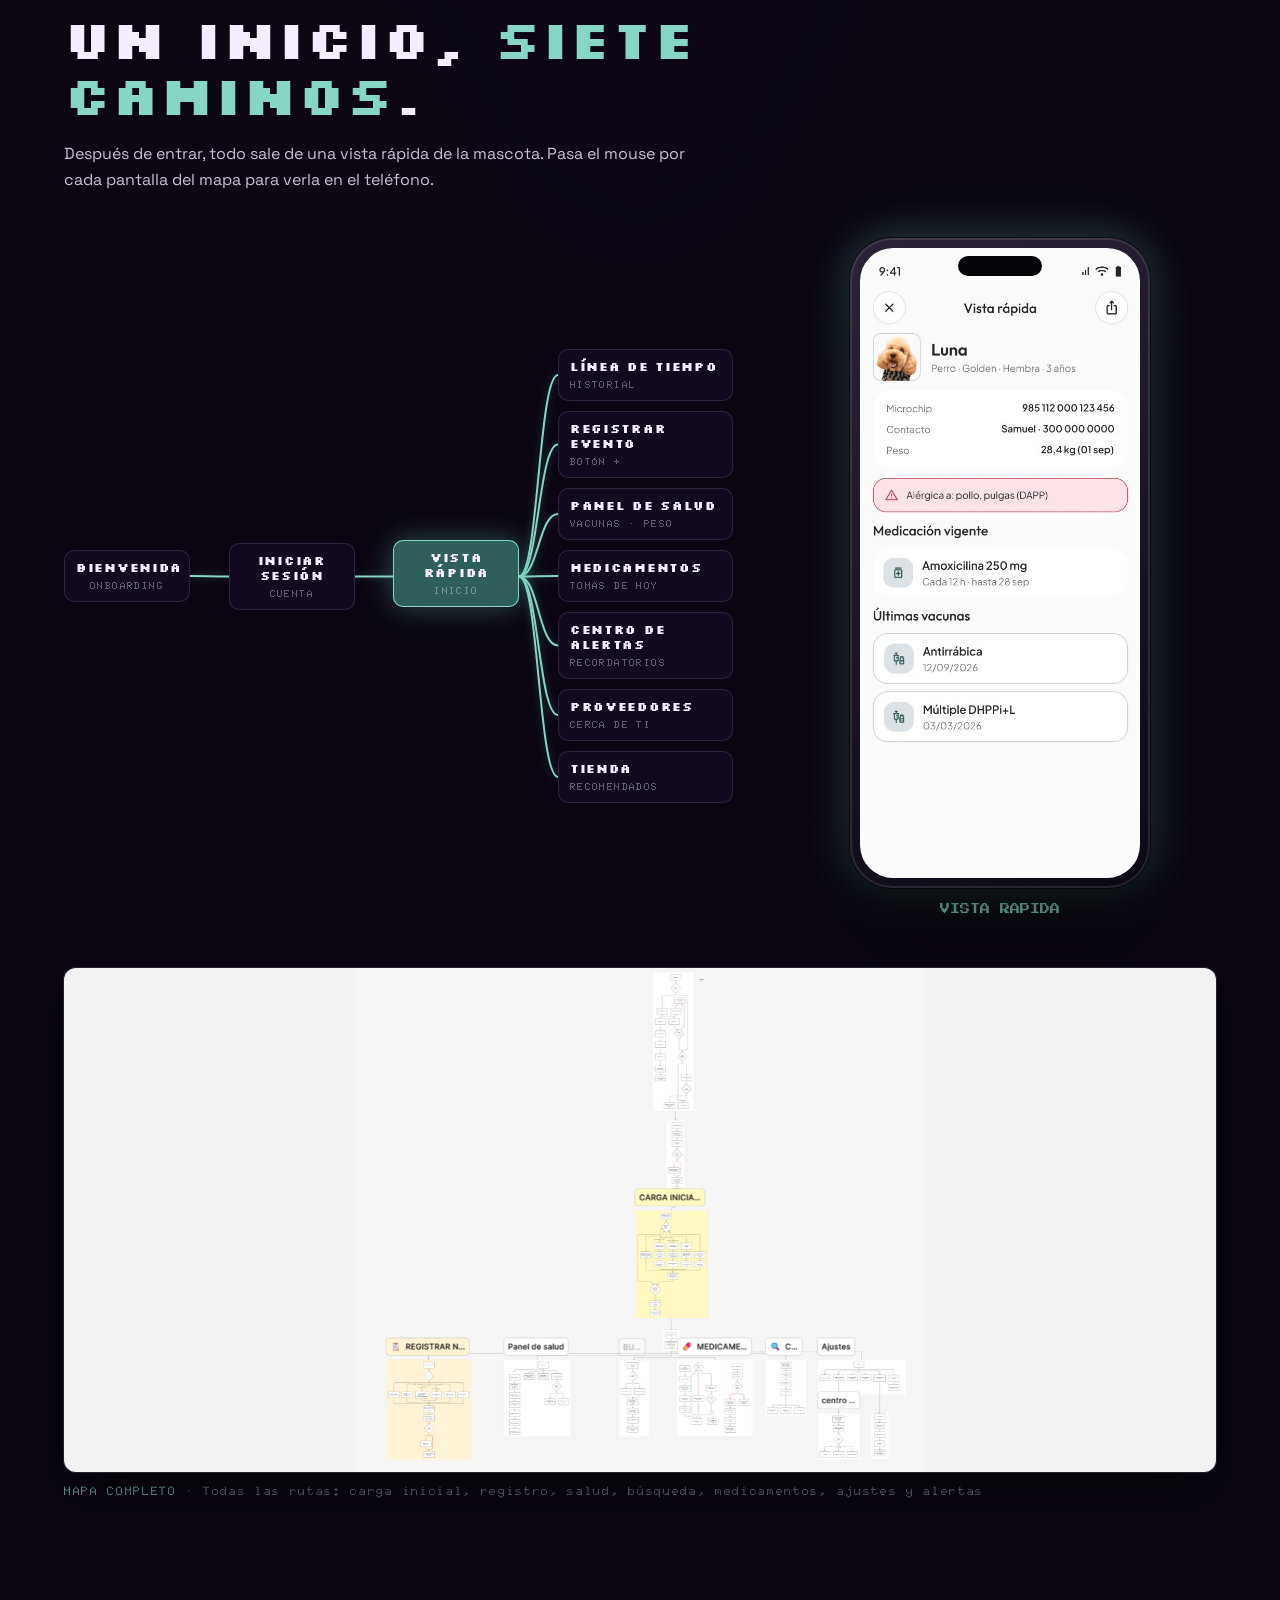
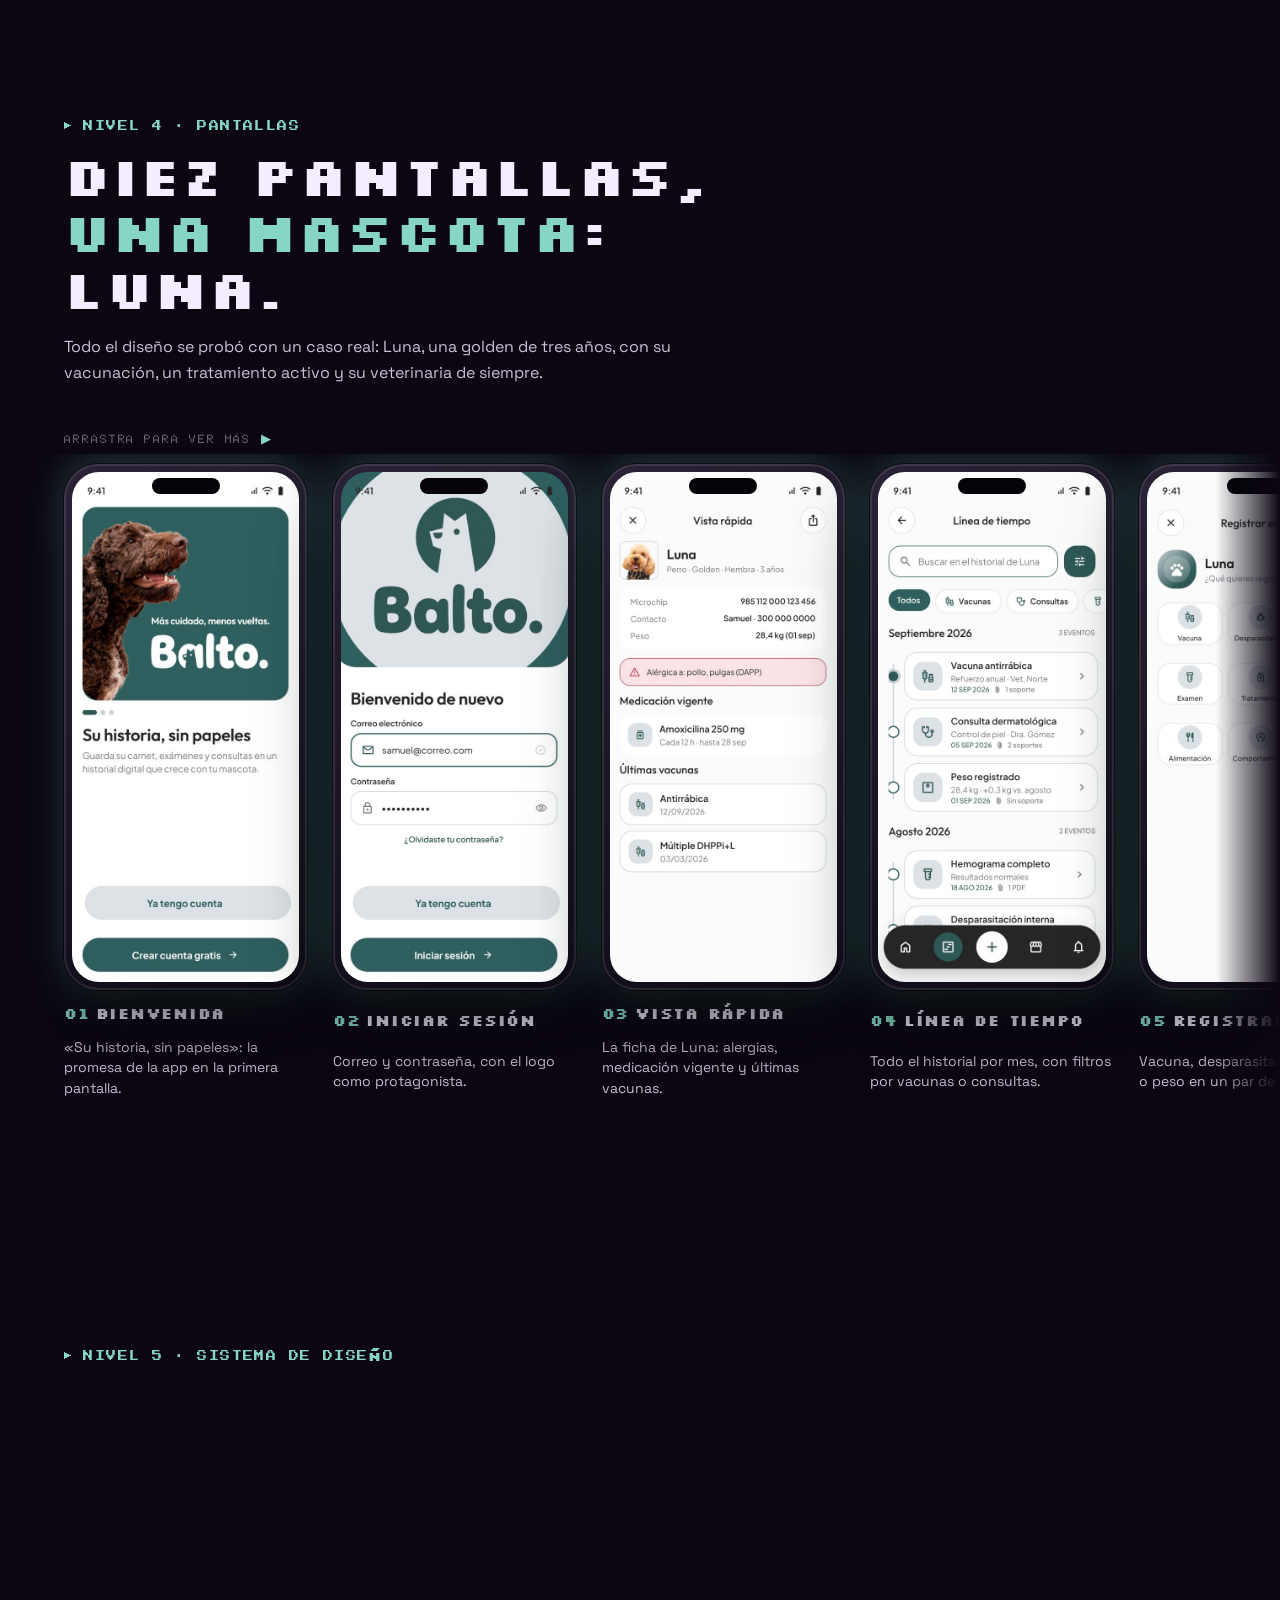
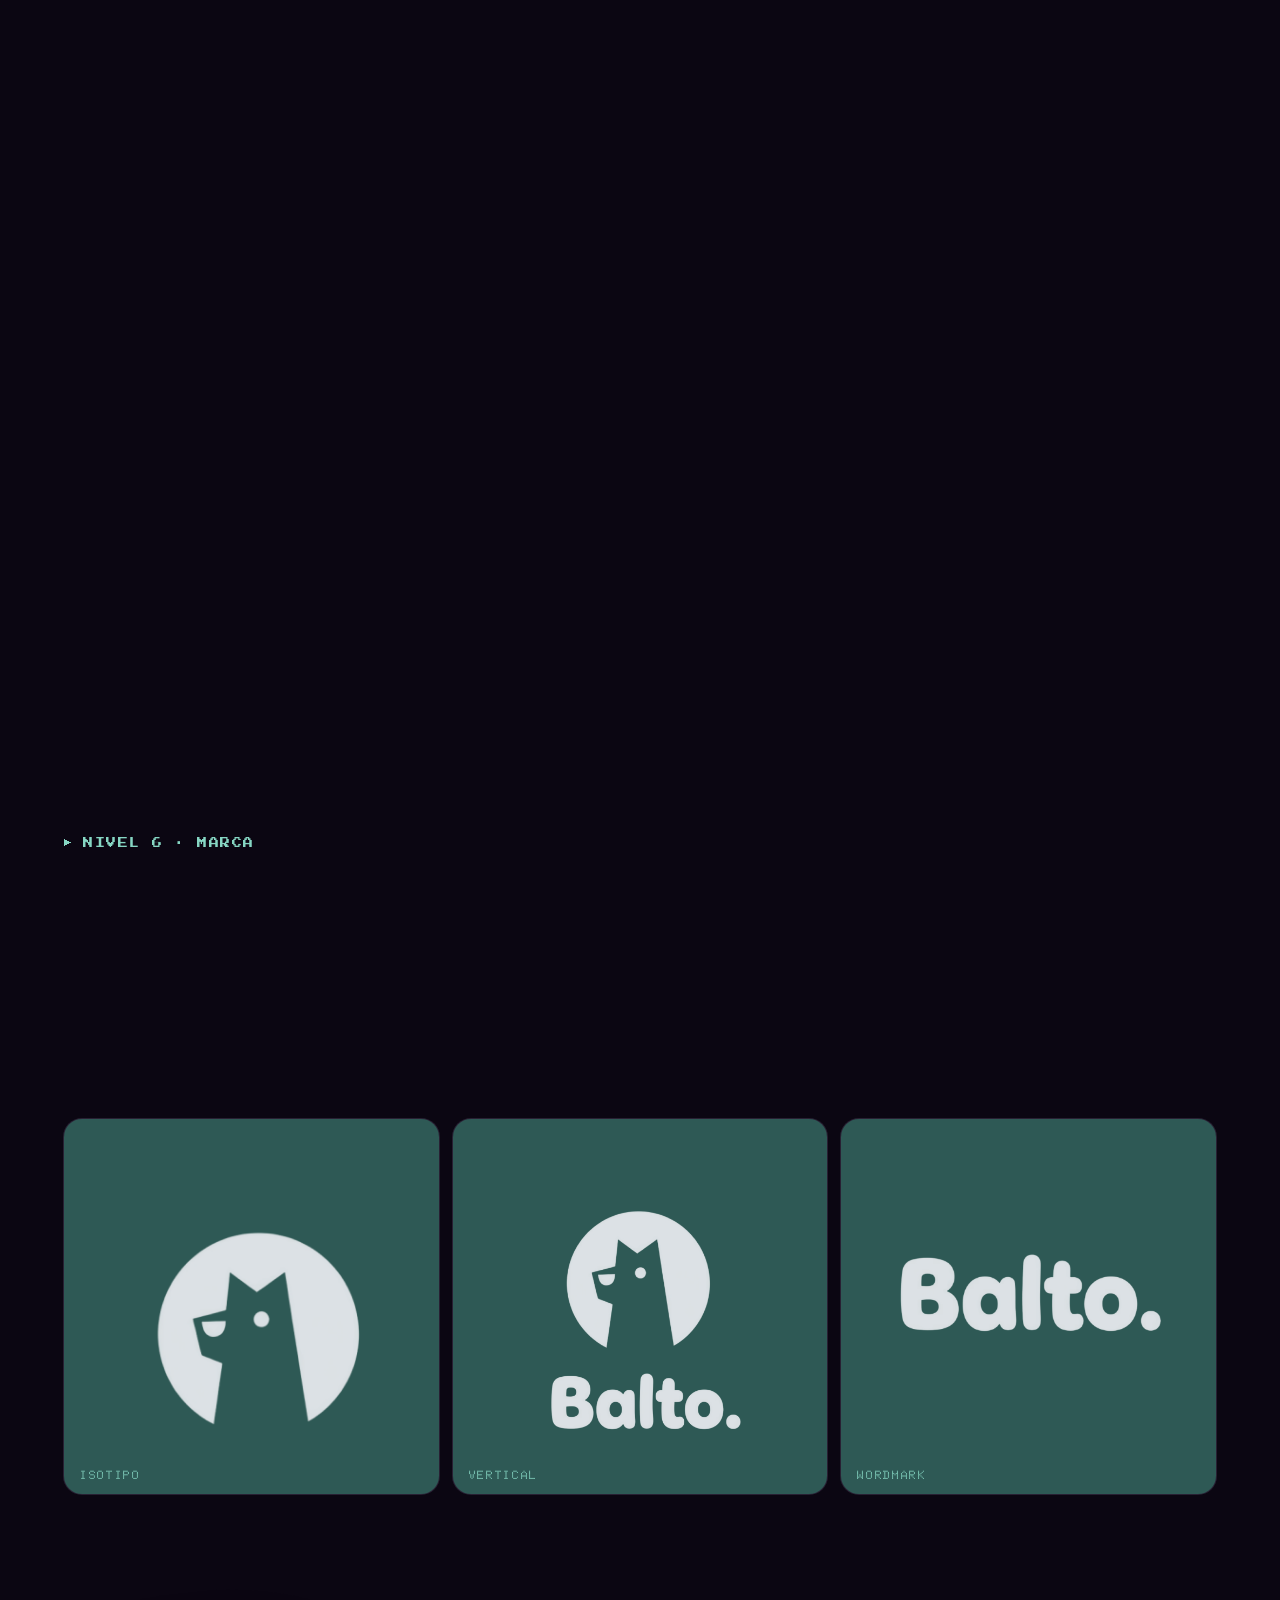
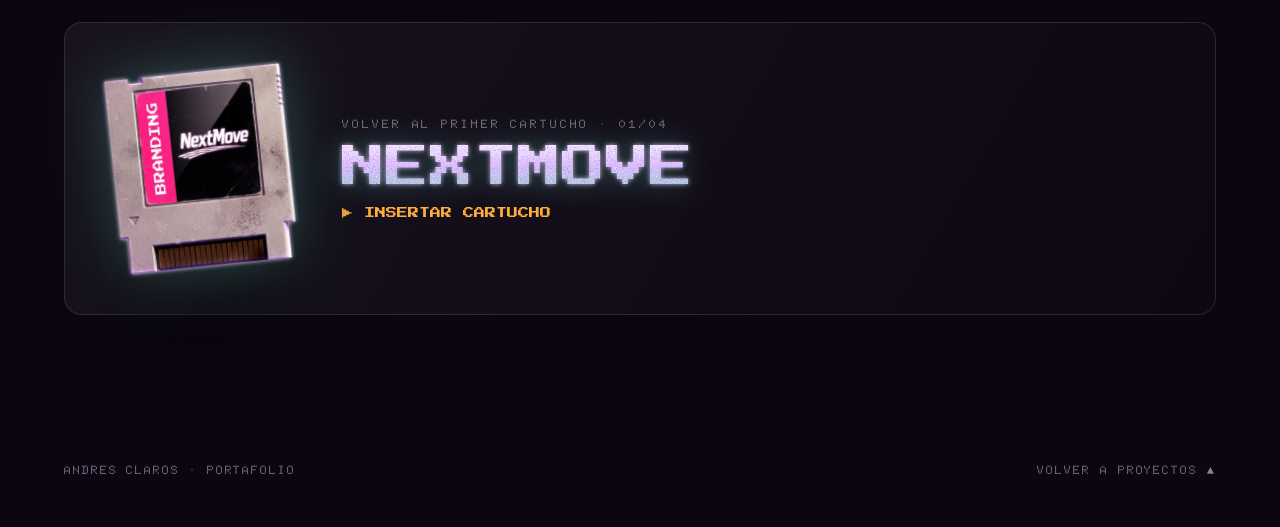
<file: balto.html>
<!doctype html>
<html lang="es">
<head>
  <meta charset="utf-8" />
  <meta name="viewport" content="width=device-width, initial-scale=1" />
  <title>Balto · App design — Andres Claros</title>
  <meta name="description" content="Balto: diseño de app móvil para llevar la salud y el día a día de tu mascota en un solo lugar." />
  <link rel="preconnect" href="https://fonts.googleapis.com" />
  <link rel="preconnect" href="https://fonts.gstatic.com" crossorigin />
  <link href="https://fonts.googleapis.com/css2?family=Doto:wght@800;900&family=Press+Start+2P&family=Silkscreen:wght@700&family=Space+Grotesk:wght@400;500;600&family=Urbanist:wght@400;600;800&display=swap" rel="stylesheet" />
  <link rel="stylesheet" href="proyecto.css" />
  <link rel="stylesheet" href="contacto-boton.css" />
  <style>
    /* ---------- BALTO ---------- */
    .p-balto { --urb: "Urbanist", system-ui, sans-serif; }

    /* hero: teléfono con el cartucho detrás */
    .hero-app { position: relative; display: grid; place-items: center; }
    .hero-app .telefono { width: min(100%, 290px); z-index: 1; }
    .hero-app .cartucho { position: absolute; width: 52%; left: -26%; top: 6%; rotate: -12deg; z-index: 0; }
    .hero-app .burbuja {
      position: absolute; z-index: 2;
      left: -18%; bottom: 16%;
      display: flex; align-items: center; gap: 12px;
      padding: 12px 16px 12px 12px;
      border-radius: 16px;
      font: 600 14px var(--urb);
      color: #262626;
      background: #fff;
      box-shadow: 0 20px 40px rgba(0, 0, 0, .35);
      animation: flotar 4s ease-in-out infinite;
    }
    .burbuja b { width: 36px; height: 36px; border-radius: 10px; display: grid; place-items: center; background: #2E5955; color: #fff; font-size: 16px; }
    .burbuja small { display: block; font: 400 12px var(--urb); color: #77737F; }
    .p-balto .hero h1 { letter-spacing: .06em; }

    /* problema */
    .lema { font: 800 clamp(34px, 4.6vw, 64px) / 1 var(--urb); letter-spacing: -.02em; margin: 14px 0 0; }
    .lema span { color: var(--acc); }

    /* investigación: duelo de paletas */
    .duelo { display: grid; grid-template-columns: 1fr auto 1fr; gap: 18px; align-items: center; margin-bottom: clamp(40px, 6vh, 70px); }
    .opcion { position: relative; padding: 18px; border-radius: 16px; background: rgba(255, 255, 255, .03); box-shadow: inset 0 0 0 1px var(--line); }
    .opcion .tiras { display: grid; grid-template-columns: repeat(4, 1fr); gap: 6px; margin-bottom: 14px; }
    .opcion .tiras i { aspect-ratio: 1; border-radius: 8px; background: var(--c); }
    .opcion.perdio { opacity: .45; filter: grayscale(.3); }
    .opcion.perdio::after { content: ""; position: absolute; inset: 18px; background: linear-gradient(to top right, transparent calc(50% - 1.5px), #ff5a64 calc(50% - 1.5px) calc(50% + 1.5px), transparent calc(50% + 1.5px)); }
    .opcion.gano { box-shadow: inset 0 0 0 2px var(--acc), 0 0 40px var(--acc-glow); }
    .sello {
      position: absolute; top: -14px; right: 14px;
      padding: 6px 10px;
      border-radius: 6px;
      font: 400 9px var(--f-pixel);
      color: #12241f;
      background: var(--acc);
      rotate: 4deg;
    }
    .vs { font: 400 22px var(--f-pixel); color: var(--dim); }
    .refs { align-items: start; }
    .refs .shot { aspect-ratio: 4 / 5; background: #f4f4f4; }
    .refs .shot img { object-fit: cover; object-position: top; }
    .refs h3 { font: 700 16px var(--f-title); letter-spacing: .06em; margin: 16px 0 6px; }
    .refs p { font-size: 15px; line-height: 1.5; color: var(--txt); }

    /* arquitectura: diagrama en abanico + teléfono */
    .arquitectura { display: grid; grid-template-columns: 1.55fr 1fr; gap: clamp(20px, 4vw, 60px); align-items: center; }
    .flujo { display: grid; grid-template-columns: repeat(3, minmax(0, .9fr)) minmax(0, 1.25fr); grid-template-rows: repeat(7, auto); gap: 10px clamp(22px, 3vw, 44px); align-items: center; }
    .flujo .nodo { cursor: pointer; padding: 10px 12px; font-size: 12px; }
    .flujo .f1 { grid-column: 1; grid-row: 1 / -1; }
    .flujo .f2 { grid-column: 2; grid-row: 1 / -1; }
    .flujo .f3 { grid-column: 3; grid-row: 1 / -1; }
    .flujo .hijo { grid-column: 4; text-align: left; }
    .flujo .nodo.activo { background: var(--acc-2); }
    .tel-lado { display: grid; justify-items: center; gap: 16px; position: sticky; top: 90px; }
    .tel-nombre { font: 400 10px var(--f-pixel); color: var(--acc); text-align: center; min-height: 1em; }

    /* pantallas */
    .pantallas .item { flex: 0 0 auto; width: clamp(200px, 19vw, 250px); display: grid; gap: 14px; transition: translate .4s cubic-bezier(.2, .9, .25, 1); }
    .pantallas .item:hover { translate: 0 -10px; }
    .pantallas .telefono { width: 100%; border-radius: 34px; padding: 8px; cursor: zoom-in; }
    .pantallas .telefono img { border-radius: 27px; }
    .pantallas .telefono:hover img { transform: none; }
    .pantallas .telefono::before { top: 14px; height: 16px; }
    .pantallas h3 { font: 700 15px var(--f-title); letter-spacing: .05em; }
    .pantallas h3 b { color: var(--acc); font-weight: 700; margin-right: 6px; }
    .pantallas p { font-size: 14px; line-height: 1.45; color: var(--txt); }

    /* sistema: paleta exacta */
    .paleta-b { display: grid; grid-template-columns: repeat(9, minmax(0, 1fr)); gap: 10px; }
    .paleta-b.sem { grid-template-columns: repeat(9, minmax(0, 1fr)); margin-top: 22px; }
    .sw { display: grid; gap: 8px; text-align: left; cursor: copy; }
    .sw i { aspect-ratio: 1; border-radius: 14px; background: var(--c); box-shadow: inset 0 0 0 1px rgba(255, 255, 255, .1); transition: translate .3s cubic-bezier(.2, .9, .25, 1), box-shadow .3s; }
    .sw:hover i { translate: 0 -6px; box-shadow: inset 0 0 0 1px rgba(255, 255, 255, .2), 0 14px 30px rgba(0, 0, 0, .4); }
    .sw strong { font: 600 13px var(--urb); color: var(--ink); }
    .sw small { font: 800 11px var(--f-ui); letter-spacing: .08em; color: var(--dim); }
    .sw.copiado small::after { content: " ✓"; color: var(--acc); }
    .tipo-b { display: grid; grid-template-columns: auto 1fr; gap: clamp(20px, 4vw, 50px); align-items: center; margin: clamp(40px, 6vh, 60px) 0; padding: clamp(22px, 3vw, 36px); border-radius: 18px; background: #F9F9F9; color: #262626; }
    .tipo-b .aa { font: 800 clamp(80px, 10vw, 140px) / .8 var(--urb); color: #2E5955; }
    .tipo-b p { font-family: var(--urb); }
    .tipo-b .t1 { font-weight: 800; font-size: clamp(24px, 2.6vw, 34px); }
    .tipo-b .t2 { font-weight: 600; font-size: 18px; margin: 6px 0; }
    .tipo-b .t3 { font-weight: 400; font-size: 15px; color: #77737F; }
    .tipo-b .pie { color: #77737F; margin-top: 14px; }

    /* kit de UI con filtros */
    .kit { display: grid; grid-template-columns: repeat(auto-fill, minmax(220px, 1fr)); gap: 14px; }
    .kit .shot { height: 210px; background: #F9F9F9; box-shadow: 0 0 0 1px rgba(255, 255, 255, .06); }
    .kit .shot img { object-fit: contain; padding: 20px 18px 44px; }
    .kit .shot:hover img { transform: scale(1.06); }
    .kit figcaption { position: absolute; left: 14px; bottom: 12px; margin: 0; color: #77737F; }
    .kit figcaption b { color: #2E5955; }

    /* marca */
    .marca-b { display: grid; grid-template-columns: 1fr 1fr 1fr; gap: 14px; }
    .logo-card { position: relative; border-radius: 18px; overflow: hidden; aspect-ratio: 1; display: grid; place-items: center; background: #2E5955; box-shadow: 0 0 0 1px var(--line); transition: translate .4s cubic-bezier(.2, .9, .25, 1), box-shadow .4s; }
    .logo-card:hover { translate: 0 -8px; box-shadow: 0 0 0 1px var(--acc), 0 24px 50px rgba(0, 0, 0, .4), 0 0 40px var(--acc-glow); }
    .logo-card img { width: 76%; height: 76%; object-fit: contain; }
    .logo-card.claro { background: #F9F9F9; }
    .logo-card figcaption { position: absolute; left: 16px; bottom: 12px; margin: 0; color: rgba(255, 255, 255, .7); }
    .logo-card.claro figcaption { color: #77737F; }
    .isotipo-anim img { animation: latido 3s ease-in-out infinite; }

    @keyframes latido { 0%, 100% { scale: 1; } 10% { scale: 1.06; } 20% { scale: 1; } 30% { scale: 1.04; } 40% { scale: 1; } }

    @media (max-width: 900px) {
      .hero-app .burbuja { left: 0; }
      .duelo { grid-template-columns: 1fr; }
      .arquitectura { grid-template-columns: 1fr; }
      .tel-lado { position: static; }
      .flujo { grid-template-columns: 1fr 1fr; grid-template-rows: none; }
      .flujo .f1, .flujo .f2, .flujo .f3, .flujo .hijo { grid-column: auto; grid-row: auto; }
      .flujo svg.lineas { display: none; }
      .paleta-b, .paleta-b.sem { grid-template-columns: repeat(4, minmax(0, 1fr)); }
      .tipo-b { grid-template-columns: 1fr; }
      .marca-b { grid-template-columns: 1fr; }
    }
  </style>
</head>
<body class="p-balto cargando">

  <div class="boot" aria-hidden="true">
    <div class="boot-inner">
      <p class="boot-label">INSERTANDO CARTUCHO 04</p>
      <p class="boot-name grano">BALTO</p>
      <div class="boot-bar"><i></i></div>
      <p class="boot-label">CLIC PARA SALTAR</p>
    </div>
  </div>

  <header class="topbar">
    <a class="back" href="proyectos.html#app-design" data-salir><span>◀</span> PROYECTOS</a>
    <div class="xp">EXP <div class="xp-bar"><i></i></div></div>
    <p class="topbar-tag">APP DESIGN · 04/04</p>
  </header>
  <nav class="niveles" aria-label="Secciones"></nav>

  <main class="pagina">

    <!-- ================= HERO ================= -->
    <section class="hero" id="inicio" data-nivel="INICIO">
      <div class="hero-fondo" style="--fondo:url(assets/proyectos/balto/cover.png)"></div>
      <div>
        <p class="chip rv"><b></b> APP DESIGN · UX / UI</p>
        <h1 class="grano rv" style="--d:.08s">BALTO</h1>
        <p class="hero-tagline rv" style="--d:.16s">Todo lo que necesita tu mascota.</p>
        <p class="lead rv" style="--d:.24s">Una app para llevar la salud y el día a día de tu mascota en un solo lugar: <strong>historial, vacunas, medicamentos, alertas</strong> y proveedores cercanos, sin papeles.</p>
        <dl class="ficha rv" style="--d:.32s">
          <div><dt>PLATAFORMA</dt><dd>App móvil</dd></div>
          <div><dt>MI ROL</dt><dd>UX / UI + identidad</dd></div>
          <div><dt>PANTALLAS CLAVE</dt><dd>10 flujos principales</dd></div>
          <div><dt>SISTEMA</dt><dd>21 componentes + paleta</dd></div>
        </dl>
        <a class="empezar rv" style="--d:.4s" href="#problema">EMPEZAR NIVEL 1 <span>▼</span></a>
      </div>
      <div class="hero-cart rv" style="--d:.2s">
        <div class="hero-app flota">
          <span class="cartucho"><span><img src="assets/cartuchos/app-design.jpg" alt="Cartucho de Balto" /></span></span>
          <div class="telefono"><img id="telHero" src="assets/proyectos/balto/pantallas/bienvenida.jpg" alt="Pantallas de la app Balto" /></div>
          <div class="burbuja"><b>✓</b><div>Hora de la dosis de Luna<small>Amoxicilina 250 mg</small></div></div>
        </div>
      </div>
    </section>

    <!-- ================= NIVEL 1: EL PROBLEMA ================= -->
    <section class="sec" id="problema" data-nivel="PROBLEMA">
      <div class="sec-head">
        <p class="nivel rv">NIVEL 1 · EL PROBLEMA</p>
        <h2 class="rv" style="--d:.06s">Cuidar una mascota es <span class="acento">mucha información suelta</span>.</h2>
        <p class="lead rv" style="--d:.12s">El carnet de vacunas en un cajón, la fórmula en una foto, la cita en la cabeza. Balto junta todo eso en un historial digital que crece con tu mascota.</p>
      </div>
      <div class="tres-col">
        <article class="card rv"><span class="card-num">01 / PAPELES</span><h3>Todo se pierde</h3><p class="txt">Carnet, exámenes y fórmulas viven en papeles y fotos difíciles de encontrar cuando más se necesitan.</p></article>
        <article class="card rv" style="--d:.08s"><span class="card-num">02 / FECHAS</span><h3>Todo se olvida</h3><p class="txt">Refuerzos, desparasitaciones y dosis diarias dependen de la memoria del dueño.</p></article>
        <article class="card rv" style="--d:.16s"><span class="card-num">03 / SERVICIOS</span><h3>Todo está separado</h3><p class="txt">Veterinaria, peluquería, guardería y tienda, cada una en un lugar distinto.</p></article>
      </div>
      <p class="lema rv" style="margin-top:clamp(40px,7vh,80px)">Más cuidado, <span>menos vueltas.</span></p>
    </section>

    <!-- ================= NIVEL 2: INVESTIGACIÓN ================= -->
    <section class="sec" id="investigacion" data-nivel="REFERENCIAS">
      <div class="sec-head">
        <p class="nivel rv">NIVEL 2 · REFERENCIAS</p>
        <h2 class="rv" style="--d:.06s">Elegir con <span class="acento">intención</span>.</h2>
        <p class="lead rv" style="--d:.12s">Cada referencia se guardó con una nota de qué tomar de ella. La primera decisión fue el color: dos paletas compitieron y ganó la que transmitía calma y salud.</p>
      </div>

      <div class="duelo">
        <div class="opcion gano rv">
          <span class="sello">ELEGIDA</span>
          <div class="tiras"><i style="--c:#2E5955"></i><i style="--c:#2F5F5F"></i><i style="--c:#C7D0D5"></i><i style="--c:#F2F2F2"></i></div>
          <p class="pie"><b>VERDE</b> · calma, salud, confianza</p>
        </div>
        <span class="vs rv">VS</span>
        <div class="opcion perdio rv" style="--d:.1s">
          <div class="tiras"><i style="--c:#4E3A91"></i><i style="--c:#A897EE"></i><i style="--c:#C9C1F4"></i><i style="--c:#E6E3FA"></i></div>
          <p class="pie"><b>MORADO</b> · más juguetón, menos clínico</p>
        </div>
      </div>

      <div class="tres-col refs">
        <figure class="rv">
          <div class="shot" data-grupo="refs"><img src="assets/proyectos/balto/referencias-1.png" alt="Primera toma de referencias: paletas y apps de mascotas" loading="lazy" /></div>
          <h3>Primera toma</h3><p>Dos paletas candidatas y un mapa de apps de mascotas, adopción y tiendas.</p>
        </figure>
        <figure class="rv" style="--d:.08s">
          <div class="shot" data-grupo="refs"><img src="assets/proyectos/balto/referencias-2.png" alt="Referencias de tipografía, splash animado y marketplace" loading="lazy" /></div>
          <h3>Tipo, splash y tienda</h3><p>Tarjetas con la familia Urbanist, un splash animado con el logo y plantillas de marketplace.</p>
        </figure>
        <figure class="rv" style="--d:.16s">
          <div class="shot" data-grupo="refs"><img src="assets/proyectos/balto/referencias-3.png" alt="Referencias de agendamiento, perfil y verificación" loading="lazy" /></div>
          <h3>Flujos clave</h3><p>Agendar y buscar veterinarias, el perfil de la mascota y la verificación en dos pasos.</p>
        </figure>
      </div>
    </section>

    <!-- ================= NIVEL 3: ARQUITECTURA ================= -->
    <section class="sec" id="arquitectura" data-nivel="FLUJO">
      <div class="sec-head">
        <p class="nivel rv">NIVEL 3 · ARQUITECTURA</p>
        <h2 class="rv" style="--d:.06s">Un inicio, <span class="acento">siete caminos</span>.</h2>
        <p class="lead rv" style="--d:.12s">Después de entrar, todo sale de una vista rápida de la mascota. Pasa el mouse por cada pantalla del mapa para verla en el teléfono.</p>
      </div>
      <div class="arquitectura">
        <div class="flujo diagrama" data-orient="h" data-preview="#telFlujo" data-preview-label="#telNombre"
             data-lineas="fl1>fl2, fl2>fl3, fl3>h1, fl3>h2, fl3>h3, fl3>h4, fl3>h5, fl3>h6, fl3>h7">
          <button class="nodo f1" id="fl1" data-pantalla="assets/proyectos/balto/pantallas/bienvenida.jpg" data-nombre="BIENVENIDA">Bienvenida<small>ONBOARDING</small></button>
          <button class="nodo f2" id="fl2" data-pantalla="assets/proyectos/balto/pantallas/inicio-sesion.jpg" data-nombre="INICIO DE SESION">Iniciar sesión<small>CUENTA</small></button>
          <button class="nodo raiz f3 activo" id="fl3" data-pantalla="assets/proyectos/balto/pantallas/inicio.jpg" data-nombre="VISTA RAPIDA">Vista rápida<small>INICIO</small></button>
          <button class="nodo hijo" id="h1" data-pantalla="assets/proyectos/balto/pantallas/linea-tiempo.jpg" data-nombre="LINEA DE TIEMPO">Línea de tiempo<small>HISTORIAL</small></button>
          <button class="nodo hijo" id="h2" data-pantalla="assets/proyectos/balto/pantallas/registrar-evento.jpg" data-nombre="REGISTRAR EVENTO">Registrar evento<small>BOTÓN +</small></button>
          <button class="nodo hijo" id="h3" data-pantalla="assets/proyectos/balto/pantallas/panel-salud.jpg" data-nombre="PANEL DE SALUD">Panel de salud<small>VACUNAS · PESO</small></button>
          <button class="nodo hijo" id="h4" data-pantalla="assets/proyectos/balto/pantallas/medicamentos.jpg" data-nombre="MEDICAMENTOS">Medicamentos<small>TOMAS DE HOY</small></button>
          <button class="nodo hijo" id="h5" data-pantalla="assets/proyectos/balto/pantallas/alertas.jpg" data-nombre="ALERTAS">Centro de alertas<small>RECORDATORIOS</small></button>
          <button class="nodo hijo" id="h6" data-pantalla="assets/proyectos/balto/pantallas/proveedores.jpg" data-nombre="PROVEEDORES">Proveedores<small>CERCA DE TI</small></button>
          <button class="nodo hijo" id="h7" data-pantalla="assets/proyectos/balto/pantallas/tienda.jpg" data-nombre="TIENDA">Tienda<small>RECOMENDADOS</small></button>
        </div>
        <div class="tel-lado rv" style="--d:.1s">
          <div class="telefono"><img id="telFlujo" src="assets/proyectos/balto/pantallas/inicio.jpg" alt="Pantalla seleccionada en el mapa de flujo" /></div>
          <p class="tel-nombre" id="telNombre">VISTA RAPIDA</p>
        </div>
      </div>
      <figure class="rv" style="margin-top:clamp(40px,6vh,70px)">
        <div class="shot" data-grupo="flujo" style="aspect-ratio:16/7;background:#f2f2f2"><img src="assets/proyectos/balto/flujo.png" alt="Mapa de flujo completo de la app con todas sus rutas" loading="lazy" style="object-fit:contain" /></div>
        <figcaption><b>MAPA COMPLETO</b> · Todas las rutas: carga inicial, registro, salud, búsqueda, medicamentos, ajustes y alertas</figcaption>
      </figure>
    </section>

    <!-- ================= NIVEL 4: PANTALLAS ================= -->
    <section class="sec" id="pantallas" data-nivel="PANTALLAS">
      <div class="sec-head">
        <p class="nivel rv">NIVEL 4 · PANTALLAS</p>
        <h2 class="rv" style="--d:.06s">Diez pantallas, <span class="acento">una mascota</span>: Luna.</h2>
        <p class="lead rv" style="--d:.12s">Todo el diseño se probó con un caso real: Luna, una golden de tres años, con su vacunación, un tratamiento activo y su veterinaria de siempre.</p>
      </div>
      <p class="arrastra-pista rv">ARRASTRA PARA VER MÁS <span>▶</span></p>
      <div class="pantallas rv" data-arrastre>
        <div class="item"><figure class="telefono shot" data-grupo="pantallas"><img src="assets/proyectos/balto/pantallas/bienvenida.jpg" alt="Bienvenida" loading="lazy" /><figcaption hidden>Bienvenida</figcaption></figure><h3><b>01</b>Bienvenida</h3><p>«Su historia, sin papeles»: la promesa de la app en la primera pantalla.</p></div>
        <div class="item"><figure class="telefono shot" data-grupo="pantallas"><img src="assets/proyectos/balto/pantallas/inicio-sesion.jpg" alt="Inicio de sesión" loading="lazy" /><figcaption hidden>Inicio de sesión</figcaption></figure><h3><b>02</b>Iniciar sesión</h3><p>Correo y contraseña, con el logo como protagonista.</p></div>
        <div class="item"><figure class="telefono shot" data-grupo="pantallas"><img src="assets/proyectos/balto/pantallas/inicio.jpg" alt="Vista rápida" loading="lazy" /><figcaption hidden>Vista rápida</figcaption></figure><h3><b>03</b>Vista rápida</h3><p>La ficha de Luna: alergias, medicación vigente y últimas vacunas.</p></div>
        <div class="item"><figure class="telefono shot" data-grupo="pantallas"><img src="assets/proyectos/balto/pantallas/linea-tiempo.jpg" alt="Línea de tiempo" loading="lazy" /><figcaption hidden>Línea de tiempo</figcaption></figure><h3><b>04</b>Línea de tiempo</h3><p>Todo el historial por mes, con filtros por vacunas o consultas.</p></div>
        <div class="item"><figure class="telefono shot" data-grupo="pantallas"><img src="assets/proyectos/balto/pantallas/registrar-evento.jpg" alt="Registrar evento" loading="lazy" /><figcaption hidden>Registrar evento</figcaption></figure><h3><b>05</b>Registrar evento</h3><p>Vacuna, desparasitación, consulta o peso en un par de toques.</p></div>
        <div class="item"><figure class="telefono shot" data-grupo="pantallas"><img src="assets/proyectos/balto/pantallas/panel-salud.jpg" alt="Panel de salud" loading="lazy" /><figcaption hidden>Panel de salud</figcaption></figure><h3><b>06</b>Panel de salud</h3><p>Estado al día, próximas vacunas y evolución del peso.</p></div>
        <div class="item"><figure class="telefono shot" data-grupo="pantallas"><img src="assets/proyectos/balto/pantallas/medicamentos.jpg" alt="Medicamentos" loading="lazy" /><figcaption hidden>Medicamentos</figcaption></figure><h3><b>07</b>Medicamentos</h3><p>Tratamientos vigentes y las tomas de hoy, listas para confirmar.</p></div>
        <div class="item"><figure class="telefono shot" data-grupo="pantallas"><img src="assets/proyectos/balto/pantallas/alertas.jpg" alt="Centro de alertas" loading="lazy" /><figcaption hidden>Centro de alertas</figcaption></figure><h3><b>08</b>Alertas</h3><p>Refuerzos y recordatorios de la semana, con «ya lo resolví».</p></div>
        <div class="item"><figure class="telefono shot" data-grupo="pantallas"><img src="assets/proyectos/balto/pantallas/proveedores.jpg" alt="Proveedores" loading="lazy" /><figcaption hidden>Proveedores</figcaption></figure><h3><b>09</b>Proveedores</h3><p>Veterinarias, estéticas y guarderías cercanas, con filtros.</p></div>
        <div class="item"><figure class="telefono shot" data-grupo="pantallas"><img src="assets/proyectos/balto/pantallas/tienda.jpg" alt="Tienda" loading="lazy" /><figcaption hidden>Tienda</figcaption></figure><h3><b>10</b>Tienda</h3><p>Alimentos y productos recomendados para Luna.</p></div>
      </div>
    </section>

    <!-- ================= NIVEL 5: SISTEMA ================= -->
    <section class="sec" id="sistema" data-nivel="SISTEMA">
      <div class="sec-head">
        <p class="nivel rv">NIVEL 5 · SISTEMA DE DISEÑO</p>
        <h2 class="rv" style="--d:.06s">Piezas que <span class="acento">se repiten</span>, decisiones que no.</h2>
        <p class="lead rv" style="--d:.12s">Un sistema pequeño y consistente: verde para la marca, neutros para la información y solo dos colores semánticos. Clic en un color para copiarlo.</p>
      </div>

      <p class="pie rv" style="margin-bottom:12px"><b>MARCA Y NEUTROS</b></p>
      <div class="paleta-b">
        <button class="sw rv" data-hex="#2E5955"><i style="--c:#2E5955"></i><strong>primario/900</strong><small>#2E5955</small></button>
        <button class="sw rv" data-hex="#2F5F5F" style="--d:.03s"><i style="--c:#2F5F5F"></i><strong>primario/800</strong><small>#2F5F5F</small></button>
        <button class="sw rv" data-hex="#C7D0D5" style="--d:.06s"><i style="--c:#C7D0D5"></i><strong>acento/300</strong><small>#C7D0D5</small></button>
        <button class="sw rv" data-hex="#DCE2E5" style="--d:.09s"><i style="--c:#DCE2E5"></i><strong>acento/100</strong><small>#DCE2E5</small></button>
        <button class="sw rv" data-hex="#262626" style="--d:.12s"><i style="--c:#262626"></i><strong>neutro/900</strong><small>#262626</small></button>
        <button class="sw rv" data-hex="#77737F" style="--d:.15s"><i style="--c:#77737F"></i><strong>neutro/500</strong><small>#77737F</small></button>
        <button class="sw rv" data-hex="#F2F2F2" style="--d:.18s"><i style="--c:#F2F2F2"></i><strong>neutro/50</strong><small>#F2F2F2</small></button>
        <button class="sw rv" data-hex="#F9F9F9" style="--d:.21s"><i style="--c:#F9F9F9"></i><strong>fondo</strong><small>#F9F9F9</small></button>
        <button class="sw rv" data-hex="#FFFFFF" style="--d:.24s"><i style="--c:#FFFFFF"></i><strong>neutro/0</strong><small>#FFFFFF</small></button>
      </div>
      <p class="pie rv" style="margin:26px 0 12px"><b>SEMÁNTICOS</b></p>
      <div class="paleta-b">
        <button class="sw rv" data-hex="#2E8B57"><i style="--c:#2E8B57"></i><strong>éxito</strong><small>#2E8B57</small></button>
        <button class="sw rv" data-hex="#DFF3E6" style="--d:.03s"><i style="--c:#DFF3E6"></i><strong>éxito-suave</strong><small>#DFF3E6</small></button>
        <button class="sw rv" data-hex="#C8475B" style="--d:.06s"><i style="--c:#C8475B"></i><strong>error</strong><small>#C8475B</small></button>
        <button class="sw rv" data-hex="#FBE3E7" style="--d:.09s"><i style="--c:#FBE3E7"></i><strong>error-suave</strong><small>#FBE3E7</small></button>
      </div>

      <div class="tipo-b rv">
        <span class="aa">Aa</span>
        <div>
          <p class="t1">Luna · Golden · 3 años</p>
          <p class="t2">Hora de la dosis de Luna</p>
          <p class="t3">Amoxicilina 250 mg · 1 cápsula (20:00)</p>
          <p class="pie"><b>URBANIST</b> · REFERENCIA TIPOGRÁFICA · 800 / 600 / 400</p>
        </div>
      </div>

      <div data-filtros>
        <div class="filtros-btns rv">
          <button class="btn-px activo" data-f="todos">TODOS</button>
          <button class="btn-px" data-f="basicos">BÁSICOS</button>
          <button class="btn-px" data-f="formularios">FORMULARIOS</button>
          <button class="btn-px" data-f="navegacion">NAVEGACIÓN</button>
          <button class="btn-px" data-f="tarjetas">TARJETAS</button>
          <button class="btn-px" data-f="avisos">AVISOS</button>
        </div>
        <div class="kit">
          <figure class="shot rv" data-cat="basicos" data-grupo="kit"><img src="assets/proyectos/balto/kit/boton.png" alt="Botones" loading="lazy" /><figcaption><b>BÁSICOS</b> · Botón</figcaption></figure>
          <figure class="shot rv" data-cat="basicos" data-grupo="kit"><img src="assets/proyectos/balto/kit/chip.png" alt="Chips" loading="lazy" /><figcaption><b>BÁSICOS</b> · Chip</figcaption></figure>
          <figure class="shot rv" data-cat="basicos" data-grupo="kit"><img src="assets/proyectos/balto/kit/interruptor.png" alt="Interruptor" loading="lazy" /><figcaption><b>BÁSICOS</b> · Interruptor</figcaption></figure>
          <figure class="shot rv" data-cat="basicos" data-grupo="kit"><img src="assets/proyectos/balto/kit/etiqueta-estado.png" alt="Etiquetas de estado" loading="lazy" /><figcaption><b>BÁSICOS</b> · Etiqueta de estado</figcaption></figure>
          <figure class="shot rv" data-cat="formularios" data-grupo="kit"><img src="assets/proyectos/balto/kit/calendario.png" alt="Calendario" loading="lazy" /><figcaption><b>FORMULARIOS</b> · Calendario</figcaption></figure>
          <figure class="shot rv" data-cat="formularios" data-grupo="kit"><img src="assets/proyectos/balto/kit/busqueda.png" alt="Búsqueda" loading="lazy" /><figcaption><b>FORMULARIOS</b> · Búsqueda</figcaption></figure>
          <figure class="shot rv" data-cat="formularios" data-grupo="kit"><img src="assets/proyectos/balto/kit/codigo.png" alt="Código de verificación" loading="lazy" /><figcaption><b>FORMULARIOS</b> · Código de verificación</figcaption></figure>
          <figure class="shot rv" data-cat="formularios" data-grupo="kit"><img src="assets/proyectos/balto/kit/cantidad.png" alt="Control de cantidad" loading="lazy" /><figcaption><b>FORMULARIOS</b> · Cantidad</figcaption></figure>
          <figure class="shot rv" data-cat="navegacion" data-grupo="kit"><img src="assets/proyectos/balto/kit/navegacion.png" alt="Navegación inferior" loading="lazy" /><figcaption><b>NAVEGACIÓN</b> · Barra inferior</figcaption></figure>
          <figure class="shot rv" data-cat="navegacion" data-grupo="kit"><img src="assets/proyectos/balto/kit/hoja-inferior.png" alt="Hoja inferior" loading="lazy" /><figcaption><b>NAVEGACIÓN</b> · Hoja inferior</figcaption></figure>
          <figure class="shot rv" data-cat="navegacion" data-grupo="kit"><img src="assets/proyectos/balto/kit/selector-mascota.png" alt="Selector de mascota" loading="lazy" /><figcaption><b>NAVEGACIÓN</b> · Selector de mascota</figcaption></figure>
          <figure class="shot rv" data-cat="tarjetas" data-grupo="kit"><img src="assets/proyectos/balto/kit/ficha-mascota.png" alt="Ficha de mascota" loading="lazy" /><figcaption><b>TARJETAS</b> · Ficha de mascota</figcaption></figure>
          <figure class="shot rv" data-cat="tarjetas" data-grupo="kit"><img src="assets/proyectos/balto/kit/cedula.png" alt="Cédula animal" loading="lazy" /><figcaption><b>TARJETAS</b> · Cédula animal</figcaption></figure>
          <figure class="shot rv" data-cat="tarjetas" data-grupo="kit"><img src="assets/proyectos/balto/kit/tratamiento.png" alt="Tarjeta de tratamiento" loading="lazy" /><figcaption><b>TARJETAS</b> · Tratamiento</figcaption></figure>
          <figure class="shot rv" data-cat="tarjetas" data-grupo="kit"><img src="assets/proyectos/balto/kit/plan.png" alt="Tarjeta de plan" loading="lazy" /><figcaption><b>TARJETAS</b> · Plan</figcaption></figure>
          <figure class="shot rv" data-cat="tarjetas" data-grupo="kit"><img src="assets/proyectos/balto/kit/tarjeta-evento.png" alt="Tarjeta de evento" loading="lazy" /><figcaption><b>TARJETAS</b> · Evento</figcaption></figure>
          <figure class="shot rv" data-cat="tarjetas" data-grupo="kit"><img src="assets/proyectos/balto/kit/fila-mascota.png" alt="Fila de mascota" loading="lazy" /><figcaption><b>TARJETAS</b> · Fila de mascota</figcaption></figure>
          <figure class="shot rv" data-cat="tarjetas" data-grupo="kit"><img src="assets/proyectos/balto/kit/acceso-rapido.png" alt="Acceso rápido" loading="lazy" /><figcaption><b>TARJETAS</b> · Acceso rápido</figcaption></figure>
          <figure class="shot rv" data-cat="avisos" data-grupo="kit"><img src="assets/proyectos/balto/kit/notificacion.png" alt="Notificación push" loading="lazy" /><figcaption><b>AVISOS</b> · Notificación</figcaption></figure>
          <figure class="shot rv" data-cat="avisos" data-grupo="kit"><img src="assets/proyectos/balto/kit/dialogo.png" alt="Diálogos de confirmación" loading="lazy" /><figcaption><b>AVISOS</b> · Diálogo</figcaption></figure>
          <figure class="shot rv" data-cat="avisos" data-grupo="kit"><img src="assets/proyectos/balto/kit/grafica.png" alt="Gráfica de barras" loading="lazy" /><figcaption><b>AVISOS</b> · Gráfica</figcaption></figure>
        </div>
      </div>
    </section>

    <!-- ================= NIVEL 6: MARCA ================= -->
    <section class="sec" id="marca" data-nivel="MARCA">
      <div class="sec-head">
        <p class="nivel rv">NIVEL 6 · MARCA</p>
        <h2 class="rv" style="--d:.06s">Un perro atento <span class="acento">y un punto final</span>.</h2>
        <p class="lead rv" style="--d:.12s">El isotipo es la cabeza de un perro recortada dentro de un círculo, con una oreja levantada: siempre pendiente. El punto de «Balto.» cierra el nombre como una frase corta y segura.</p>
      </div>
      <div class="marca-b">
        <figure class="logo-card isotipo-anim rv"><img src="assets/proyectos/balto/isotipo.png" alt="Isotipo de Balto: cabeza de perro en un círculo" loading="lazy" /><figcaption class="pie"><b>ISOTIPO</b></figcaption></figure>
        <figure class="logo-card rv" style="--d:.08s"><img src="assets/proyectos/balto/logo-vertical.png" alt="Logo vertical de Balto" loading="lazy" /><figcaption class="pie"><b>VERTICAL</b></figcaption></figure>
        <figure class="logo-card rv" style="--d:.16s"><img src="assets/proyectos/balto/wordmark.png" alt="Wordmark de Balto" loading="lazy" /><figcaption class="pie"><b>WORDMARK</b></figcaption></figure>
      </div>
    </section>

    <!-- ================= SIGUIENTE ================= -->
    <section class="sec" style="padding-top:20px">
      <a class="siguiente rv" href="nextmove.html" data-salir>
        <span class="cartucho"><span><img src="assets/cartuchos/branding.jpg" alt="" /></span></span>
        <div>
          <small>VOLVER AL PRIMER CARTUCHO · 01/04</small>
          <strong class="grano">NEXTMOVE</strong>
          <em>▶ INSERTAR CARTUCHO</em>
        </div>
      </a>
    </section>

    <footer class="pie-pagina">
      <span>ANDRES CLAROS · PORTAFOLIO</span>
      <a href="proyectos.html#app-design" data-salir>VOLVER A PROYECTOS ▲</a>
    </footer>
  </main>

  <div class="grain" aria-hidden="true"></div>
  <div class="salida" aria-hidden="true"></div>
  <script src="proyecto.js"></script>
  <script>
    // ---------- Balto ----------
    // el teléfono del hero va pasando por las pantallas, como una demo
    const demo = ["bienvenida", "inicio", "linea-tiempo", "panel-salud", "medicamentos", "alertas"];
    const telHero = document.getElementById("telHero");
    demo.forEach((n) => { new Image().src = `assets/proyectos/balto/pantallas/${n}.jpg`; });
    let paso = 0;
    setInterval(() => {
      if (document.hidden) return;
      paso = (paso + 1) % demo.length;
      telHero.classList.remove("cambia"); void telHero.offsetWidth; telHero.classList.add("cambia");
      telHero.src = `assets/proyectos/balto/pantallas/${demo[paso]}.jpg`;
    }, 2600);
    // clic en un color = copiar su código
    document.querySelectorAll(".sw").forEach((c) => c.addEventListener("click", () => {
      navigator.clipboard?.writeText(c.dataset.hex);
      c.classList.add("copiado");
      tono(980, 0.08);
      setTimeout(() => c.classList.remove("copiado"), 1400);
    }));
  </script>
</body>
</html>
</file>
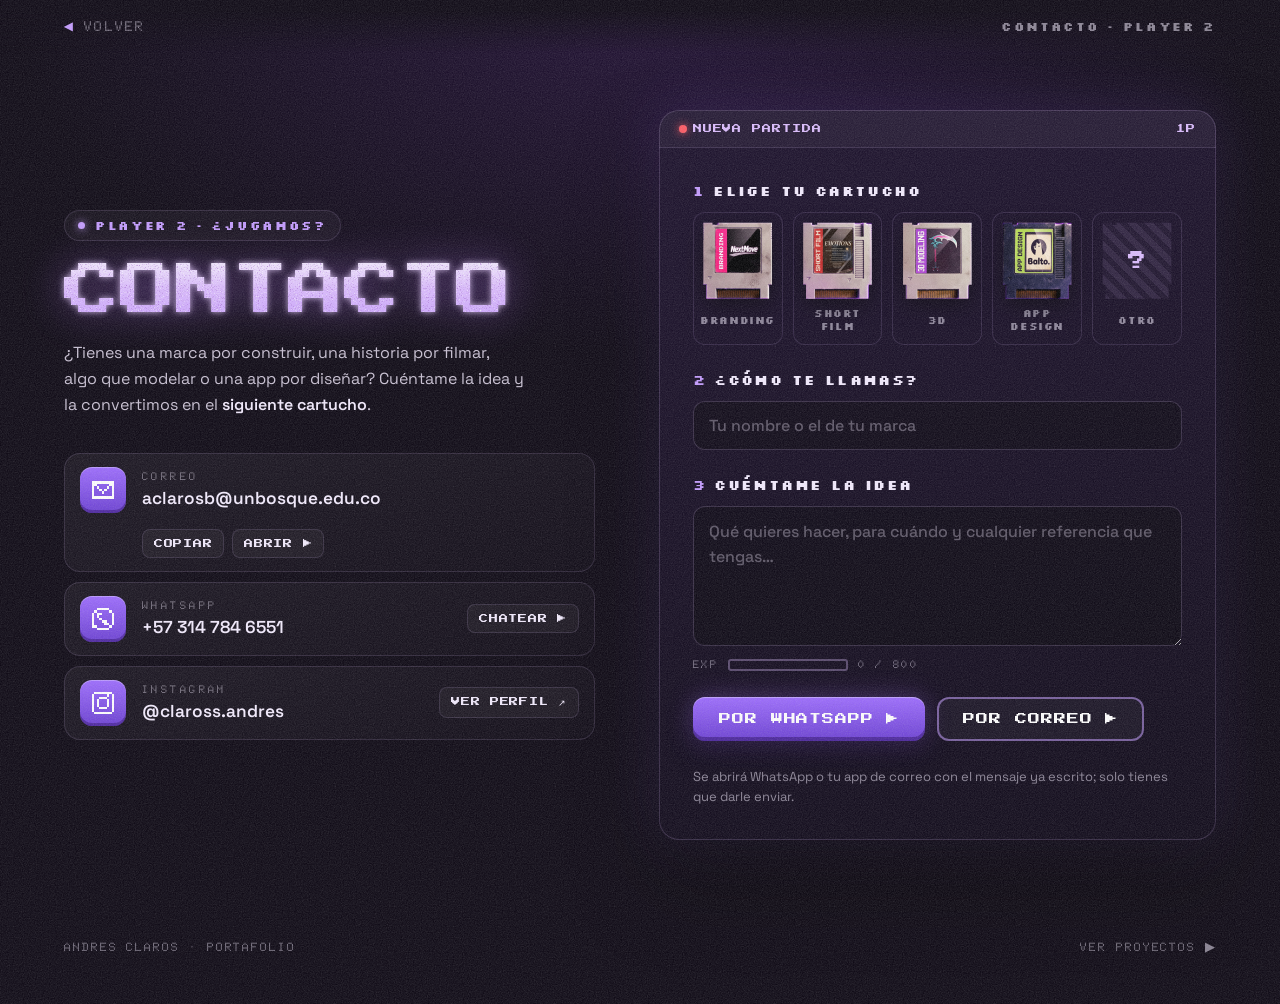
<file: contacto.html>
<!doctype html>
<html lang="es">
<head>
  <meta charset="utf-8" />
  <meta name="viewport" content="width=device-width, initial-scale=1" />
  <title>Contáctame — Andres Claros</title>
  <meta name="description" content="Escríbele a Andres Claros: branding, cortometrajes, modelado 3D y diseño de apps." />
  <link rel="preconnect" href="https://fonts.googleapis.com" />
  <link rel="preconnect" href="https://fonts.gstatic.com" crossorigin />
  <link href="https://fonts.googleapis.com/css2?family=Doto:wght@800;900&family=Press+Start+2P&family=Silkscreen:wght@700&family=Space+Grotesk:wght@400;500;600&display=swap" rel="stylesheet" />
  <link rel="stylesheet" href="proyecto.css" />
  <style>
    /* =========================================================
       CONTÁCTAME
       ========================================================= */
    .contacto {
      min-height: 100vh;
      display: grid;
      grid-template-columns: 1fr 1.05fr;
      gap: clamp(30px, 5vw, 80px);
      align-items: center;
      padding: 110px var(--gutter) 60px;
      max-width: calc(var(--maxw) + 2 * var(--gutter));
      margin: 0 auto;
    }
    .contacto h1 {                   /* una sola línea: 8 letras en Press Start ≈ 8em de ancho */
      margin: 22px 0 20px;
      font: 400 clamp(30px, 4.4vw, 62px) var(--f-pixel);
      line-height: 1;
      white-space: nowrap;
    }
    .contacto .lead { max-width: 46ch; }

    /* tarjeta del correo */
    /* canales: correo, WhatsApp e Instagram */
    .canales { display: grid; gap: 10px; margin-top: 34px; max-width: 540px; }
    .canal {
      display: grid;
      grid-template-columns: 46px 1fr auto;
      gap: 16px;
      align-items: center;
      padding: 14px 16px;
      border-radius: 16px;
      background: linear-gradient(160deg, rgba(255, 255, 255, .06), rgba(255, 255, 255, .015));
      box-shadow: inset 0 0 0 1px var(--line);
      transition: box-shadow .3s, translate .3s cubic-bezier(.2, .9, .25, 1);
    }
    .canal:hover { translate: 6px 0; box-shadow: inset 0 0 0 1px var(--acc), 0 0 26px var(--acc-glow); }
    .canal-ico {
      width: 46px; height: 46px;
      display: grid; place-items: center;
      border-radius: 12px;
      color: #fff;
      background: linear-gradient(180deg, #9d6cff, #6b3fd4);
      box-shadow: inset 0 1px 0 rgba(255, 255, 255, .3), inset 0 -3px 0 rgba(40, 10, 100, .45);
    }
    .canal-ico svg { width: 22px; height: 22px; shape-rendering: crispEdges; transition: rotate .3s; }
    .canal:hover .canal-ico svg { rotate: -8deg; }
    .canal small { display: block; font: 800 11px var(--f-ui); letter-spacing: .22em; color: var(--dim); margin-bottom: 4px; }
    .canal strong { display: block; font: 600 clamp(15px, 1.35vw, 18px) var(--f-body); color: var(--ink); word-break: break-word; }
    .canal-acc { display: flex; flex-wrap: wrap; justify-content: flex-end; gap: 8px; }
    .canal .btn-px { padding: 10px 12px; font-size: 9px; }
    .canal-doble .canal-acc { grid-column: 2 / -1; justify-content: flex-start; }   /* el correo es largo: botones debajo */
    .correo-btns { display: flex; flex-wrap: wrap; gap: 10px; margin-top: 16px; }
    .btn-px.copiado { color: #120a1e; background: var(--acc); }

    /* consola con el formulario */
    .consola {
      position: relative;
      border-radius: 20px;
      background: linear-gradient(170deg, #1a0f2b, #0d0717);
      box-shadow: inset 0 0 0 1px rgba(220, 188, 255, .18), 0 40px 80px rgba(0, 0, 0, .55), 0 0 60px rgba(150, 90, 255, .18);
      overflow: hidden;
    }
    .consola-barra {
      display: flex; align-items: center; justify-content: space-between; gap: 12px;
      padding: 14px 20px;
      font: 400 9px var(--f-pixel);
      letter-spacing: .1em;
      color: var(--lilac);
      background: rgba(255, 255, 255, .04);
      border-bottom: 1px solid var(--line);
    }
    .consola-barra i { display: inline-block; width: 8px; height: 8px; margin-right: 6px; border-radius: 50%; background: #ff5a64; box-shadow: 0 0 8px #ff5a64; animation: parpadeo 1.4s steps(1) infinite; }
    .consola-cuerpo { position: relative; }
    .consola form { display: grid; gap: 26px; padding: clamp(20px, 3vw, 34px); }
    .paso { display: grid; gap: 12px; }
    .paso-titulo { font: 700 14px var(--f-title); letter-spacing: .1em; color: var(--ink); }
    .paso-titulo b { color: var(--acc); margin-right: 8px; }

    /* cartuchos para elegir */
    .elegir { display: grid; grid-template-columns: repeat(5, minmax(0, 1fr)); gap: 10px; }
    .opc {
      display: grid; justify-items: center; gap: 8px;
      padding: 10px 6px 12px;
      border-radius: 12px;
      font: 700 10px var(--f-title);
      letter-spacing: .06em;
      text-align: center;
      color: var(--dim);
      box-shadow: inset 0 0 0 1px var(--line);
      transition: color .25s, box-shadow .25s, background .25s, translate .3s cubic-bezier(.2, .9, .25, 1);
    }
    .opc .mini { width: 100%; max-width: 70px; filter: drop-shadow(0 6px 10px rgba(0, 0, 0, .5)); transition: rotate .3s, translate .3s cubic-bezier(.2, .9, .25, 1); }
    .opc .mini > span { display: block; clip-path: var(--silueta); }
    .opc .otro {
      width: 100%; max-width: 70px; aspect-ratio: 560 / 616;
      display: grid; place-items: center;
      font: 400 18px var(--f-pixel);
      color: var(--lilac);
      clip-path: var(--silueta);
      background: repeating-linear-gradient(45deg, rgba(220, 188, 255, .12) 0 6px, rgba(220, 188, 255, .04) 6px 12px);
    }
    .opc:hover { color: var(--ink); translate: 0 -3px; }
    .opc:hover .mini { rotate: -4deg; }
    .opc[aria-pressed="true"] { color: var(--ink); background: rgba(196, 155, 255, .1); box-shadow: inset 0 0 0 2px var(--acc), 0 0 22px var(--acc-glow); }
    .opc[aria-pressed="true"] .mini { translate: 0 -6px; }

    /* campos */
    .campo {
      width: 100%;
      padding: 14px 16px;
      border: 0;
      border-radius: 12px;
      font: 500 16px var(--f-body);
      color: var(--ink);
      background: rgba(0, 0, 0, .35);
      box-shadow: inset 0 0 0 1px rgba(220, 188, 255, .2);
      outline: none;
      transition: box-shadow .25s, background .25s;
    }
    .campo::placeholder { color: rgba(244, 236, 255, .35); }
    .campo:focus { background: rgba(0, 0, 0, .5); box-shadow: inset 0 0 0 2px var(--acc), 0 0 20px var(--acc-glow); }
    textarea.campo { min-height: 140px; resize: vertical; line-height: 1.55; }
    .campo.error { box-shadow: inset 0 0 0 2px #ff5a64; animation: temblor .35s; }
    .contador { display: flex; align-items: center; gap: 10px; font: 800 11px var(--f-ui); letter-spacing: .14em; color: var(--dim); }
    .contador .xp-bar { width: 120px; }

    /* botón enviar (mismo lenguaje del CONTÁCTAME del inicio) */
    .enviar {
      justify-self: start;
      display: inline-flex; align-items: center; gap: 12px;
      padding: 16px 26px;
      border-radius: 12px;
      font: 400 12px var(--f-pixel);
      letter-spacing: .08em;
      color: #fff;
      background: linear-gradient(180deg, #9d6cff, #6b3fd4);
      box-shadow: inset 0 1px 0 rgba(255, 255, 255, .35), inset 0 -4px 0 rgba(40, 10, 100, .5), 0 12px 26px rgba(10, 0, 30, .45), 0 0 24px rgba(170, 110, 255, .35);
      transition: translate .2s, box-shadow .3s, filter .3s;
    }
    .enviar:hover { filter: brightness(1.1); box-shadow: inset 0 1px 0 rgba(255, 255, 255, .35), inset 0 -4px 0 rgba(40, 10, 100, .5), 0 14px 30px rgba(10, 0, 30, .5), 0 0 40px rgba(185, 130, 255, .6); }
    .enviar:hover span { animation: nudgeX .5s steps(2) infinite; }
    .enviar:active { translate: 0 3px; }
    .envios { display: flex; flex-wrap: wrap; gap: 12px; }
    .enviar.secundario { background: rgba(255, 255, 255, .04); box-shadow: inset 0 0 0 2px rgba(196, 155, 255, .55); }
    .enviar.secundario:hover { background: rgba(196, 155, 255, .14); box-shadow: inset 0 0 0 2px var(--acc), 0 0 30px var(--acc-glow); }
    .nota { font-size: 13px; line-height: 1.5; color: var(--dim); }

    /* pantalla de "mensaje listo" */
    .listo {
      position: absolute; inset: 0;
      display: grid; place-content: center; justify-items: center; gap: 16px;
      padding: 30px;
      text-align: center;
      background: radial-gradient(circle at 50% 40%, #241338, #0d0717 70%);
      opacity: 0;
      visibility: hidden;
      transition: opacity .4s, visibility .4s;
    }
    .consola.enviado .listo { opacity: 1; visibility: visible; }
    .consola.enviado .listo > * { animation: crtOnPage .6s cubic-bezier(.2, .9, .25, 1) both; }
    .listo .sobre-grande { width: 90px; color: var(--acc); filter: drop-shadow(0 0 18px var(--acc-glow)); animation: flotar 3s ease-in-out infinite; }
    .listo h2 { font: 400 clamp(18px, 2.2vw, 26px) var(--f-pixel); }
    .listo p { max-width: 38ch; font-size: 16px; line-height: 1.55; color: var(--txt); }
    .listo .correo-btns { justify-content: center; }

    /* destello de llegada desde la TV del inicio */
    .llegada {
      position: fixed; inset: 0; z-index: 80; pointer-events: none;
      background: radial-gradient(circle at var(--cx, 50%) var(--cy, 50%), #fff 0%, #e9d8ff 18%, rgba(150, 90, 255, .5) 40%, #000 75%);
      animation: llegada .9s cubic-bezier(.3, 0, .2, 1) forwards;
    }

    @keyframes temblor { 25% { translate: -6px 0; } 50% { translate: 5px 0; } 75% { translate: -3px 0; } }
    @keyframes llegada { to { opacity: 0; } }

    @media (max-width: 900px) {
      .contacto { grid-template-columns: 1fr; padding-top: 96px; }
      .elegir { grid-template-columns: repeat(3, minmax(0, 1fr)); }
    }
    @media (max-width: 520px) {
      .canal { grid-template-columns: 46px 1fr; }
      .canal-acc, .canal > .btn-px { grid-column: 2; justify-self: start; justify-content: flex-start; }
    }
  </style>
</head>
<body class="p-contacto">

  <header class="topbar">
    <a class="back" id="volver" href="index.html" data-salir><span>◀</span> VOLVER</a>
    <span></span>
    <p class="topbar-tag">CONTACTO · PLAYER 2</p>
  </header>

  <main class="pagina">
    <section class="contacto">

      <!-- ================= TEXTO + CORREO ================= -->
      <div>
        <p class="chip rv"><b></b> PLAYER 2 · ¿JUGAMOS?</p>
        <h1 class="grano rv" style="--d:.08s">CONTACTO</h1>
        <p class="lead rv" style="--d:.16s">¿Tienes una marca por construir, una historia por filmar, algo que modelar o una app por diseñar? Cuéntame la idea y la convertimos en el <strong>siguiente cartucho</strong>.</p>

        <!-- canales directos (íconos pixel de 9×9) -->
        <div class="canales">
          <div class="canal canal-doble rv" style="--d:.22s">
            <span class="canal-ico"><svg viewBox="0 0 9 9" aria-hidden="true"><path fill="currentColor" d="M0 1h9v1H0zM0 7h9v1H0zM0 2h1v5H0zM8 2h1v5H8zM1 2h1v1H1zM2 3h1v1H2zM3 4h1v1H3zM4 5h1v1H4zM5 4h1v1H5zM6 3h1v1H6zM7 2h1v1H7z"/></svg></span>
            <div><small>CORREO</small><strong>aclarosb@unbosque.edu.co</strong></div>
            <div class="canal-acc">
              <button class="btn-px" type="button" data-copiar>COPIAR</button>
              <a class="btn-px" href="mailto:aclarosb@unbosque.edu.co">ABRIR ▶</a>
            </div>
          </div>
          <a class="canal rv" style="--d:.28s" href="https://wa.me/573147846551" target="_blank" rel="noopener">
            <span class="canal-ico"><svg viewBox="0 0 9 9" aria-hidden="true"><path fill="currentColor" d="M2 0h5v1H2zM1 1h1v1H1zM7 1h1v1H7zM0 2h1v6H0zM8 2h1v5H8zM7 7h1v1H7zM1 7h1v1H1zM2 8h5v1H2zM2 2h2v1H2zM2 3h1v1H2zM3 4h1v1H3zM4 5h2v1H4zM5 6h2v1H5z"/></svg></span>
            <div><small>WHATSAPP</small><strong>+57 314 784 6551</strong></div>
            <span class="btn-px">CHATEAR ▶</span>
          </a>
          <a class="canal rv" style="--d:.34s" href="https://instagram.com/claross.andres" target="_blank" rel="noopener">
            <span class="canal-ico"><svg viewBox="0 0 9 9" aria-hidden="true"><path fill="currentColor" d="M1 0h7v1H1zM1 8h7v1H1zM0 1h1v7H0zM8 1h1v7H8zM3 2h3v1H3zM3 6h3v1H3zM2 3h1v3H2zM6 3h1v3H6zM6 1h1v1H6z"/></svg></span>
            <div><small>INSTAGRAM</small><strong>@claross.andres</strong></div>
            <span class="btn-px">VER PERFIL ↗</span>
          </a>
        </div>
      </div>

      <!-- ================= CONSOLA: FORMULARIO ================= -->
      <div class="consola rv" id="consola" style="--d:.15s">
        <div class="consola-barra"><span><i></i>NUEVA PARTIDA</span><span>1P</span></div>

        <div class="consola-cuerpo">
        <form id="form" novalidate>
          <div class="paso">
            <p class="paso-titulo"><b>1</b>ELIGE TU CARTUCHO</p>
            <div class="elegir">
              <button type="button" class="opc" aria-pressed="false" data-tipo="Branding"><span class="mini"><span><img src="assets/cartuchos/branding.jpg" alt="" /></span></span>BRANDING</button>
              <button type="button" class="opc" aria-pressed="false" data-tipo="Short film"><span class="mini"><span><img src="assets/cartuchos/short-film.jpg" alt="" /></span></span>SHORT FILM</button>
              <button type="button" class="opc" aria-pressed="false" data-tipo="Modelado 3D"><span class="mini"><span><img src="assets/cartuchos/3d-modeling.jpg" alt="" /></span></span>3D</button>
              <button type="button" class="opc" aria-pressed="false" data-tipo="App design"><span class="mini"><span><img src="assets/cartuchos/app-design.jpg" alt="" /></span></span>APP DESIGN</button>
              <button type="button" class="opc" aria-pressed="false" data-tipo="Otro"><span class="otro">?</span>OTRO</button>
            </div>
          </div>

          <label class="paso">
            <span class="paso-titulo"><b>2</b>¿CÓMO TE LLAMAS?</span>
            <input class="campo" id="nombre" name="nombre" type="text" autocomplete="name" placeholder="Tu nombre o el de tu marca" />
          </label>

          <label class="paso">
            <span class="paso-titulo"><b>3</b>CUÉNTAME LA IDEA</span>
            <textarea class="campo" id="mensaje" name="mensaje" maxlength="800" placeholder="Qué quieres hacer, para cuándo y cualquier referencia que tengas…"></textarea>
            <span class="contador">EXP <span class="xp-bar"><i id="barraMensaje"></i></span><span id="cuenta">0 / 800</span></span>
          </label>

          <div class="envios">
            <button class="enviar" type="submit" value="whatsapp">POR WHATSAPP <span>▶</span></button>
            <button class="enviar secundario" type="submit" value="correo">POR CORREO <span>▶</span></button>
          </div>
          <p class="nota">Se abrirá WhatsApp o tu app de correo con el mensaje ya escrito; solo tienes que darle enviar.</p>
        </form>

        <div class="listo" aria-live="polite">
          <svg class="sobre-grande" viewBox="0 0 9 7" shape-rendering="crispEdges" aria-hidden="true"><path fill="currentColor" d="M0 0h9v1H0zM0 6h9v1H0zM0 1h1v5H0zM8 1h1v5H8zM1 1h1v1H1zM2 2h1v1H2zM3 3h1v1H3zM4 4h1v1H4zM5 3h1v1H5zM6 2h1v1H6zM7 1h1v1H7z"/></svg>
          <h2 class="grano">MENSAJE LISTO</h2>
          <p id="listoTexto">Se abrió tu app de correo con todo escrito. Si no se abrió, copia mi correo y escríbeme directo.</p>
          <div class="correo-btns">
            <a class="btn-px" href="https://wa.me/573147846551" target="_blank" rel="noopener">WHATSAPP ▶</a>
            <button class="btn-px" type="button" data-copiar>COPIAR CORREO</button>
            <button class="btn-px" type="button" id="otraVez">◀ NUEVA PARTIDA</button>
          </div>
        </div>
        </div>
      </div>
    </section>

    <footer class="pie-pagina">
      <span>ANDRES CLAROS · PORTAFOLIO</span>
      <a href="proyectos.html" data-salir>VER PROYECTOS ▶</a>
    </footer>
  </main>

  <div class="grain" aria-hidden="true"></div>
  <div class="salida" aria-hidden="true"></div>
  <script>
    // ---------- llegada: el destello sale del punto donde se apagó la TV del inicio ----------
    try {
      const warp = JSON.parse(sessionStorage.getItem("warp"));
      if (warp) {
        const l = document.createElement("div");
        l.className = "llegada";
        l.style.setProperty("--cx", warp.x + "%");
        l.style.setProperty("--cy", warp.y + "%");
        document.body.appendChild(l);
        l.addEventListener("animationend", () => l.remove());
        sessionStorage.removeItem("warp");
      }
    } catch {}
    // "VOLVER" regresa a la página de donde vino (inicio, proyectos o un proyecto)
    try {
      const ref = new URL(document.referrer);
      if (ref.origin === location.origin && !ref.pathname.endsWith("contacto.html")) {
        // ruta absoluta: funciona igual en localhost y en GitHub Pages (/portafolio/…)
        document.getElementById("volver").href = ref.pathname + ref.hash;
      }
    } catch {}
  </script>
  <script src="proyecto.js"></script>
  <script>
    // =========================================================
    // CONTACTO
    // =========================================================
    const CORREO = "aclarosb@unbosque.edu.co";
    const WHATSAPP = "573147846551";        // 57 = Colombia + número, sin espacios

    // copiar el correo
    document.querySelectorAll("[data-copiar]").forEach((b) => b.addEventListener("click", () => {
      navigator.clipboard?.writeText(CORREO);
      const antes = b.textContent;
      b.classList.add("copiado");
      b.textContent = "COPIADO ✓";
      tono(980, 0.08);
      setTimeout(() => { b.classList.remove("copiado"); b.textContent = antes; }, 1500);
    }));

    // elegir cartuchos (se pueden marcar varios)
    document.querySelectorAll(".opc").forEach((o) => o.addEventListener("click", () => {
      const on = o.getAttribute("aria-pressed") !== "true";
      o.setAttribute("aria-pressed", on);
      tono(on ? 760 : 420, 0.05);
    }));

    // contador del mensaje como barra de EXP
    const mensaje = document.getElementById("mensaje");
    const nombre = document.getElementById("nombre");
    mensaje.addEventListener("input", () => {
      const n = mensaje.value.length;
      document.getElementById("cuenta").textContent = `${n} / 800`;
      document.getElementById("barraMensaje").style.width = `${(n / 800) * 100}%`;
    });
    [nombre, mensaje].forEach((c) => c.addEventListener("input", () => c.classList.remove("error")));

    // enviar: arma el mensaje y lo abre en WhatsApp o en la app de correo del visitante
    const consola = document.getElementById("consola");
    document.getElementById("form").addEventListener("submit", (e) => {
      e.preventDefault();
      const faltan = [nombre, mensaje].filter((c) => !c.value.trim());
      faltan.forEach((c) => { c.classList.remove("error"); void c.offsetWidth; c.classList.add("error"); });
      if (faltan.length) { faltan[0].focus(); tono(200, 0.18, "square", 120); return; }

      const tipos = [...document.querySelectorAll('.opc[aria-pressed="true"]')].map((o) => o.dataset.tipo);
      const quien = nombre.value.trim();
      const cuerpo = `Hola Andrés, soy ${quien}.\n\n${mensaje.value.trim()}${tipos.length ? "\n\nTipo de proyecto: " + tipos.join(", ") : ""}`;
      if (e.submitter?.value === "correo") {
        const asunto = `Proyecto${tipos.length ? " · " + tipos.join(", ") : ""} — ${quien}`;
        location.href = `mailto:${CORREO}?subject=${encodeURIComponent(asunto)}&body=${encodeURIComponent(cuerpo)}`;
        document.getElementById("listoTexto").textContent = "Se abrió tu app de correo con todo escrito. Si no se abrió, copia mi correo o escríbeme por WhatsApp.";
      } else {
        window.open(`https://wa.me/${WHATSAPP}?text=${encodeURIComponent(cuerpo)}`, "_blank", "noopener");
        document.getElementById("listoTexto").textContent = "Se abrió WhatsApp con tu mensaje listo, solo dale enviar. Si no se abrió, toca el botón de abajo.";
      }

      consola.classList.add("enviado");
      tono(660, 0.08); setTimeout(() => tono(990, 0.1), 100); setTimeout(() => tono(1320, 0.14), 200);
    });
    document.getElementById("otraVez").addEventListener("click", () => {
      consola.classList.remove("enviado");
      tono(520, 0.06);
    });
  </script>
</body>
</html>
</file>
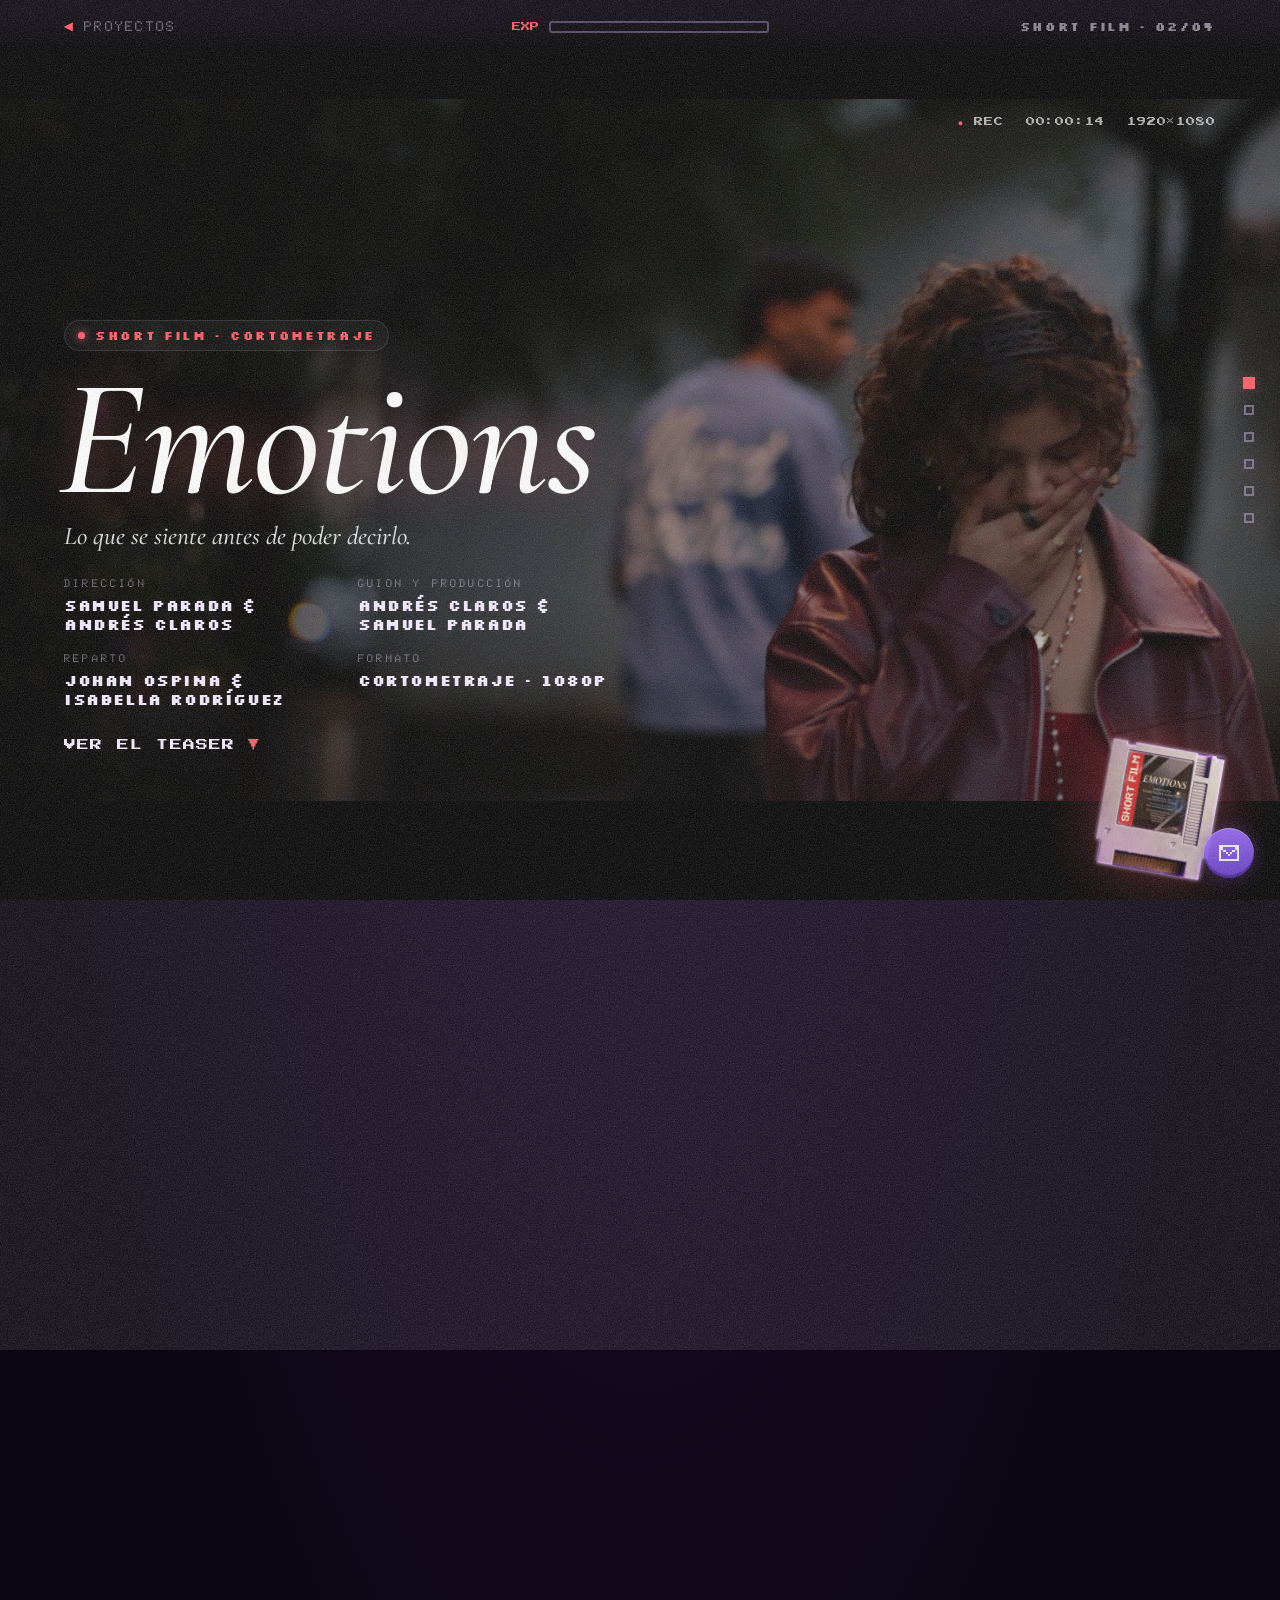
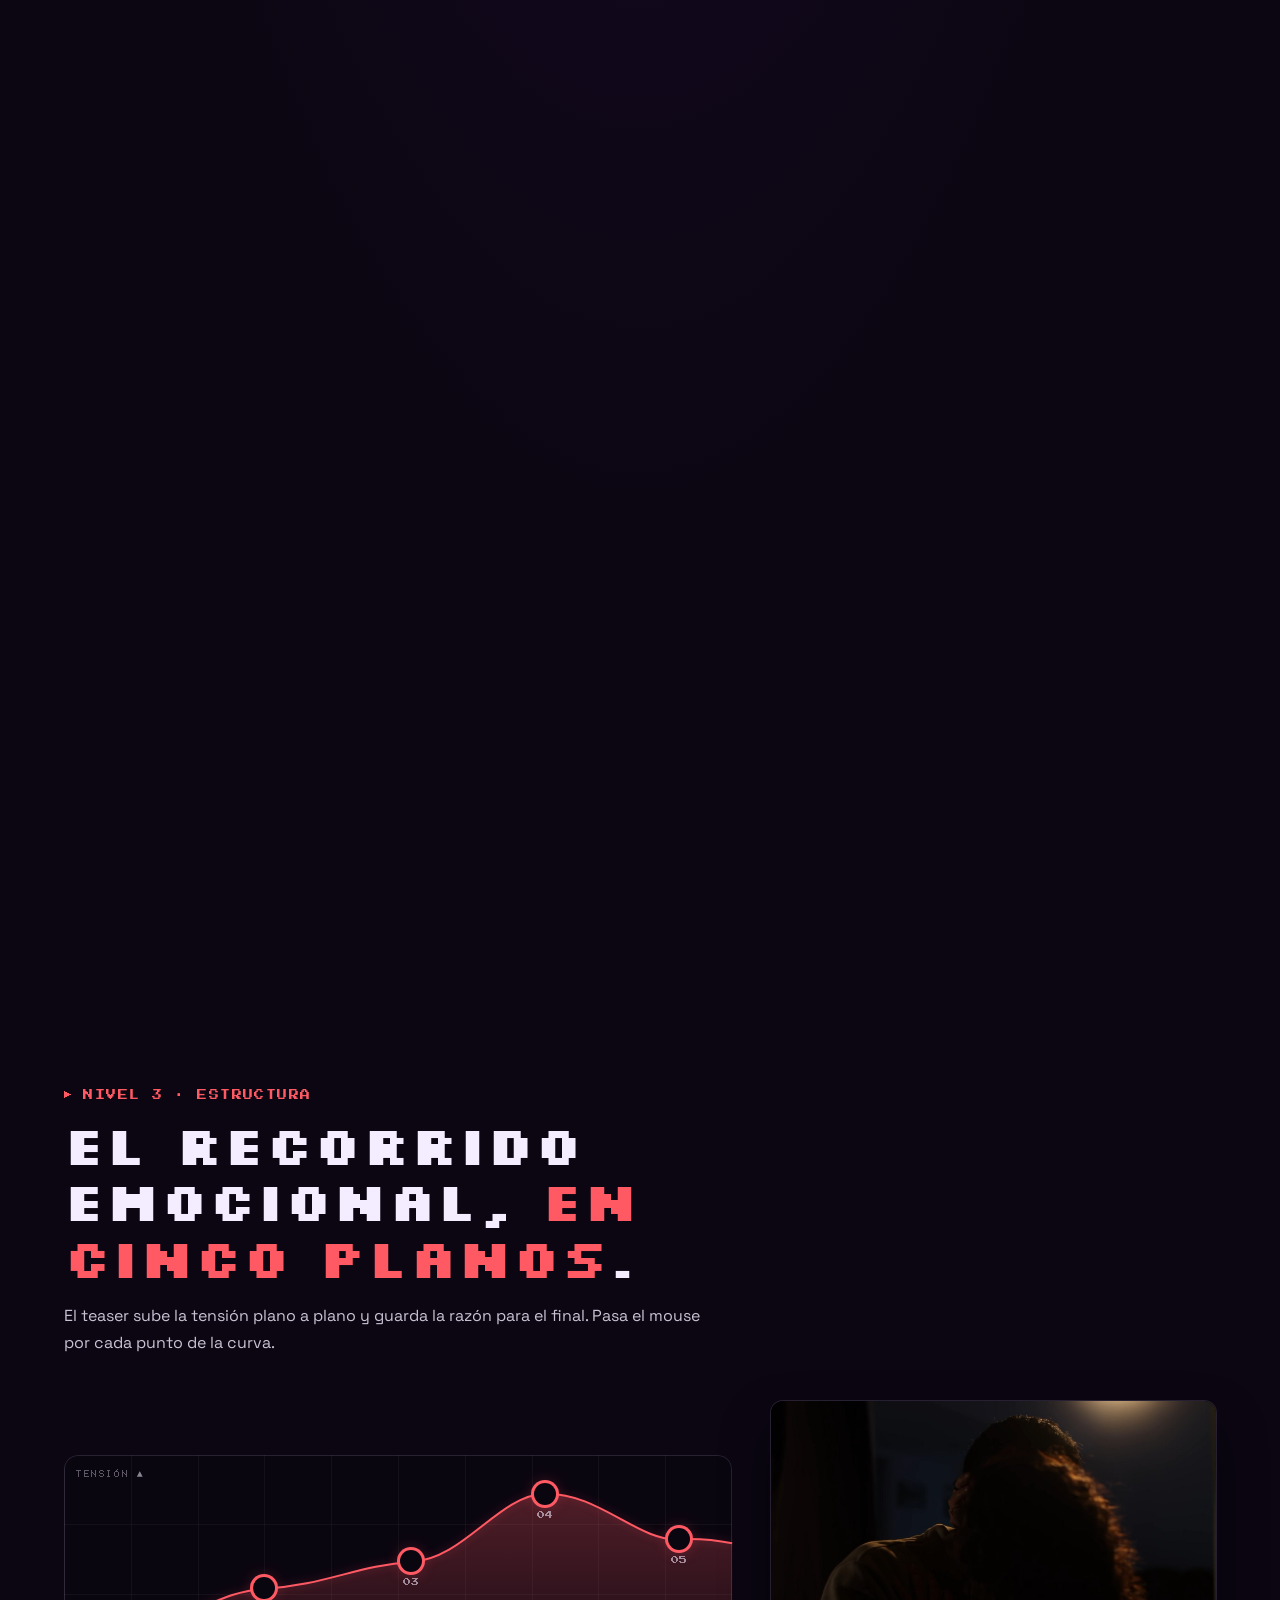
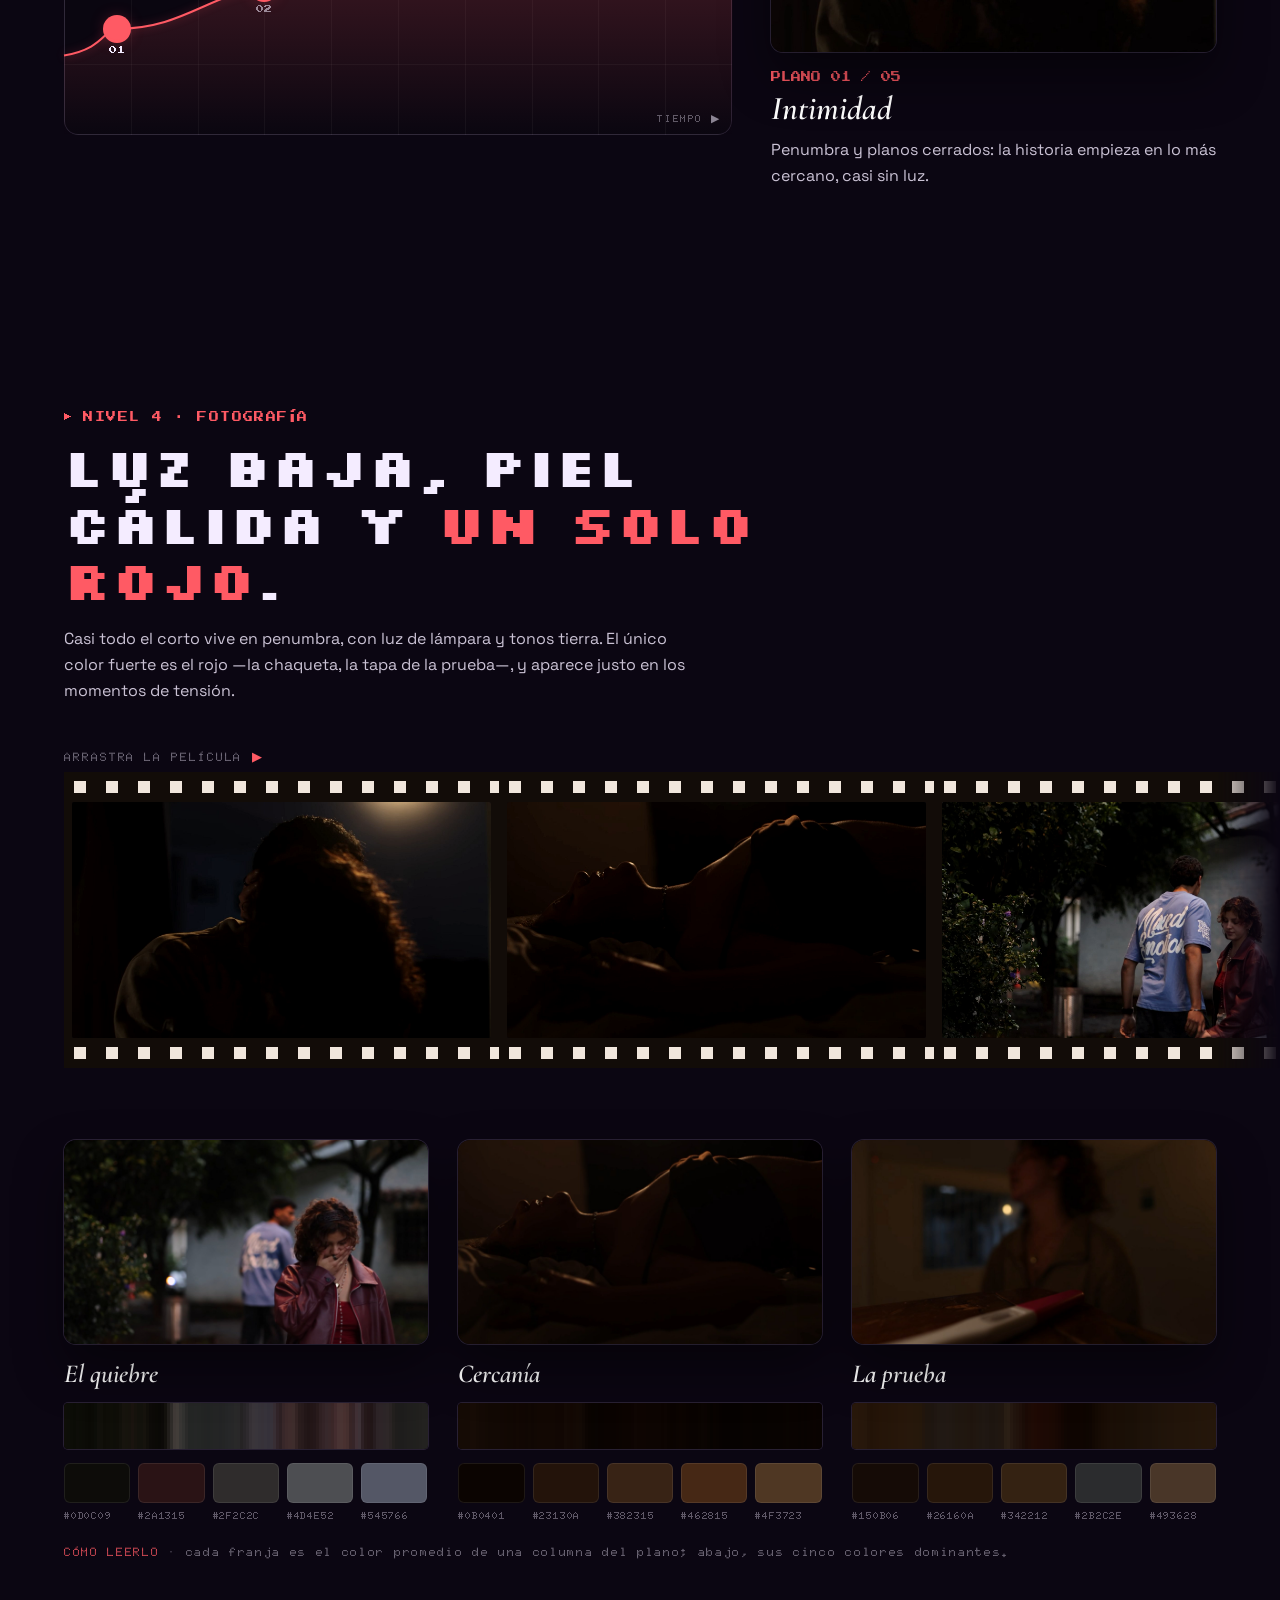
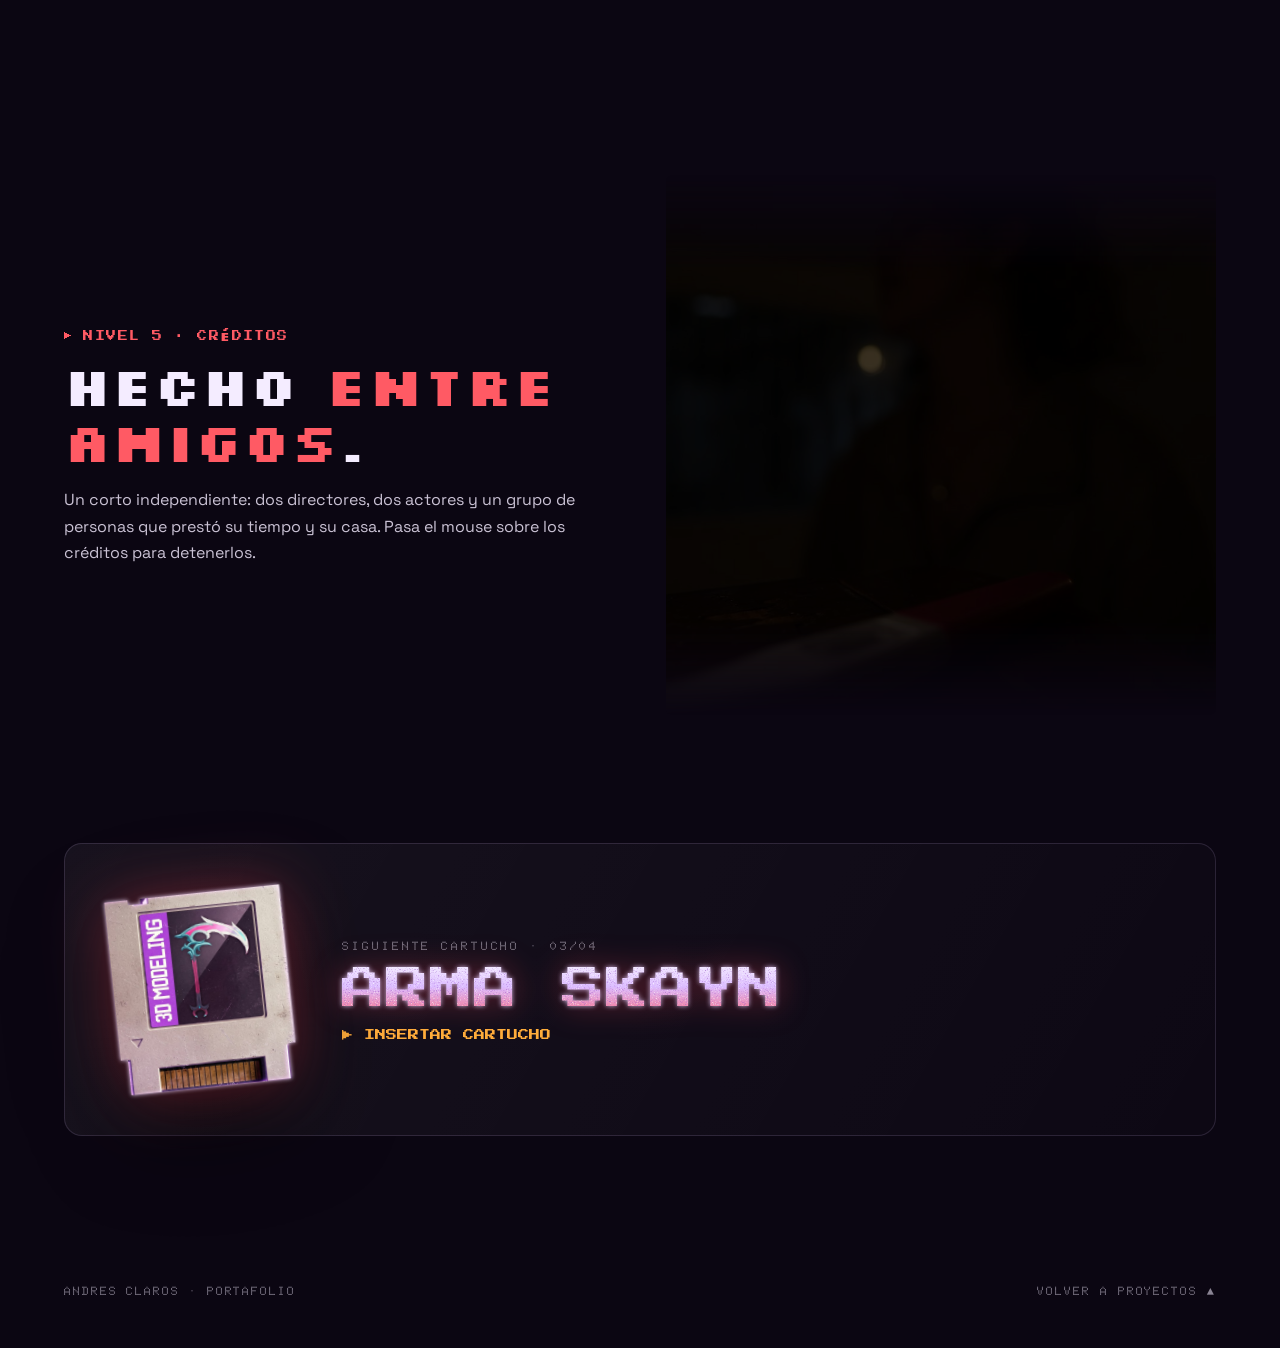
<file: emotions.html>
<!doctype html>
<html lang="es">
<head>
  <meta charset="utf-8" />
  <meta name="viewport" content="width=device-width, initial-scale=1" />
  <title>Emotions · Short film — Andres Claros</title>
  <meta name="description" content="Emotions: cortometraje dirigido por Samuel Parada y Andres Claros." />
  <link rel="preconnect" href="https://fonts.googleapis.com" />
  <link rel="preconnect" href="https://fonts.gstatic.com" crossorigin />
  <link href="https://fonts.googleapis.com/css2?family=Doto:wght@800;900&family=Press+Start+2P&family=Silkscreen:wght@700&family=Space+Grotesk:wght@400;500;600&family=Cormorant+Garamond:ital,wght@1,500;1,600&display=swap" rel="stylesheet" />
  <link rel="stylesheet" href="proyecto.css" />
  <link rel="stylesheet" href="contacto-boton.css" />
  <style>
    /* ---------- EMOTIONS: cine ---------- */
    .p-emotions { --serif: "Cormorant Garamond", Georgia, serif; }
    .p-emotions .grain { opacity: .26; }
    .serif { font-family: var(--serif); font-style: italic; font-weight: 500; }

    /* hero: un fotograma a pantalla completa con franjas de cine que se abren */
    .cine { position: relative; height: 100vh; min-height: 620px; overflow: hidden; background: #000; }
    .cine-img {
      position: absolute; inset: 0;
      width: 100%; height: 100%;
      object-fit: cover;
      opacity: .78;
      animation: kenburns 24s ease-in-out infinite alternate;
    }
    .cine::after {                   /* viñeta */
      content: "";
      position: absolute; inset: 0;
      background:
        radial-gradient(120% 90% at 70% 50%, transparent 30%, rgba(0, 0, 0, .75) 100%),
        linear-gradient(90deg, rgba(0, 0, 0, .8) 0%, rgba(0, 0, 0, .2) 55%, transparent);
    }
    .franja { position: absolute; left: 0; right: 0; height: 50%; background: #000; z-index: 3; transition: height 1.6s cubic-bezier(.7, 0, .2, 1) .5s; }
    .franja.arriba { top: 0; }
    .franja.abajo { bottom: 0; }
    .pagina.encendida .franja { height: 11%; }
    .cine-hud {
      position: absolute; z-index: 4;
      top: calc(11% + 18px); right: var(--gutter);
      display: flex; gap: 22px;
      font: 400 9px var(--f-pixel);
      letter-spacing: .1em;
      color: rgba(255, 255, 255, .7);
    }
    .cine-hud b { color: var(--acc); font-weight: 400; animation: parpadeo 1.2s steps(1) infinite; }
    .cine-texto {
      position: absolute; z-index: 4;
      left: var(--gutter); bottom: calc(11% + clamp(24px, 5vh, 50px));
      max-width: 640px;
    }
    .titulo-cine {
      font: italic 500 clamp(76px, 13vw, 200px) / .85 var(--serif);
      letter-spacing: -.01em;
      margin: 18px 0 10px -.04em;
      color: #fff;
      text-shadow: 0 0 40px rgba(255, 90, 100, .35);
    }
    .titulo-cine span { display: inline-block; opacity: 0; translate: 0 .3em; filter: blur(10px); transition: opacity 1.2s, translate 1.2s cubic-bezier(.2, .9, .25, 1), filter 1.2s; transition-delay: calc(1.1s + var(--i) * .07s); }
    .pagina.encendida .titulo-cine span { opacity: 1; translate: 0 0; filter: none; }
    .cine-sub { font: italic 500 clamp(20px, 2vw, 28px) var(--serif); color: rgba(255, 255, 255, .85); }
    .cine .ficha { margin: 26px 0 26px; }
    .cine-cart {                     /* pequeño, apoyado en la franja de abajo para no tapar a los actores */
      position: absolute; z-index: 4;
      right: var(--gutter); bottom: 3%;
      width: clamp(96px, 9vw, 140px);
      rotate: 10deg;
    }

    /* reproductor en formato cine */
    .pantalla { max-width: 1100px; margin: 0 auto; }
    .pantalla-pie { display: flex; justify-content: space-between; gap: 16px; margin-top: 16px; }

    /* sinopsis */
    .cita { font: italic 500 clamp(30px, 3.6vw, 52px) / 1.1 var(--serif); color: #fff; margin: 18px 0 22px; }
    .cita em { color: var(--acc); }

    /* arco emocional */
    .arco { display: grid; grid-template-columns: 1.5fr 1fr; gap: clamp(20px, 3vw, 50px); align-items: center; }
    .arco-grafico {
      position: relative;
      aspect-ratio: 1000 / 420;
      border-radius: 14px;
      background:
        repeating-linear-gradient(90deg, rgba(255, 255, 255, .04) 0 1px, transparent 1px 10%),
        repeating-linear-gradient(0deg, rgba(255, 255, 255, .04) 0 1px, transparent 1px 25%),
        #0a0610;
      box-shadow: inset 0 0 0 1px var(--line);
    }
    .arco-grafico svg { position: absolute; inset: 0; width: 100%; height: 100%; overflow: visible; }
    .arco-grafico .curva { fill: none; stroke: var(--acc); stroke-width: 3; stroke-dasharray: 1000; stroke-dashoffset: 1000; filter: drop-shadow(0 0 6px var(--acc-glow)); transition: stroke-dashoffset 2.2s cubic-bezier(.6, 0, .2, 1); }
    .arco-grafico .area { fill: url(#arcoGrad); opacity: 0; transition: opacity 1s 1.4s; }
    .arco-grafico.in .curva { stroke-dashoffset: 0; }
    .arco-grafico.in .area { opacity: 1; }
    .eje { position: absolute; font: 800 10px var(--f-ui); letter-spacing: .16em; color: var(--dim); }
    .eje.y { left: 12px; top: 12px; }
    .eje.x { right: 12px; bottom: 10px; }
    .beat {
      position: absolute;
      left: var(--x); top: var(--y);
      width: 22px; height: 22px;
      margin: -11px 0 0 -11px;
      border-radius: 50%;
      background: #0a0610;
      box-shadow: 0 0 0 3px var(--acc), 0 0 16px var(--acc-glow);
      opacity: 0;
      scale: 0;
      transition: opacity .4s, scale .4s cubic-bezier(.3, 1.6, .5, 1), background .2s;
      transition-delay: calc(.4s + var(--i) * .35s);
    }
    .arco-grafico.in .beat { opacity: 1; scale: 1; }
    .beat:hover, .beat.activo { background: var(--acc); scale: 1.35; transition-delay: 0s; }
    .beat span { position: absolute; left: 50%; top: 28px; translate: -50% 0; font: 400 8px var(--f-pixel); white-space: nowrap; color: var(--dim); transition: color .2s; }
    .beat.activo span { color: var(--ink); }
    .arco-detalle .shot { aspect-ratio: 16 / 9; }
    .arco-detalle .shot img { transition: opacity .35s, transform .7s cubic-bezier(.2, .9, .25, 1); }
    .arco-detalle .shot img.cambiando { opacity: 0; }
    .arco-num { font: 400 10px var(--f-pixel); color: var(--acc); margin-top: 20px; display: block; }
    .arco-titulo { font: italic 600 clamp(28px, 2.6vw, 38px) var(--serif); margin: 6px 0 8px; color: #fff; }

    /* tira de película */
    .pelicula {
      align-items: stretch;
      gap: 0 !important;
      padding-top: 0 !important;
      padding-bottom: 0 !important;
    }
    .cuadro {
      flex: 0 0 auto;
      width: clamp(280px, 34vw, 480px);
      padding: 30px 8px;
      background:
        repeating-linear-gradient(90deg, transparent 0 10px, #f0e6dc 10px 22px, transparent 22px 32px) 0 9px / 100% 12px no-repeat,
        repeating-linear-gradient(90deg, transparent 0 10px, #f0e6dc 10px 22px, transparent 22px 32px) 0 calc(100% - 9px) / 100% 12px no-repeat,
        #120c08;
      transition: translate .4s cubic-bezier(.2, .9, .25, 1);
    }
    .cuadro .shot { aspect-ratio: 16 / 9; border-radius: 2px; box-shadow: none; }
    .cuadro .shot img { filter: sepia(.15) contrast(1.05); }
    .cuadro:hover { translate: 0 -10px; }

    /* estudio de color */
    .estudio { display: grid; gap: 14px; }
    .estudio .shot { aspect-ratio: 16 / 9; }
    .estudio h3 { font: italic 600 26px var(--serif); color: #fff; }

    /* créditos que suben */
    .creditos {
      position: relative;
      height: clamp(380px, 60vh, 560px);
      overflow: hidden;
      border-radius: 6px;
      background: #000 url(assets/proyectos/emotions/prueba.jpg) center / cover;
      box-shadow: 0 0 0 1px var(--line), 0 40px 80px rgba(0, 0, 0, .6);
      -webkit-mask: linear-gradient(transparent, #000 18%, #000 82%, transparent);
      mask: linear-gradient(transparent, #000 18%, #000 82%, transparent);
    }
    .creditos::before { content: ""; position: absolute; inset: 0; background: rgba(0, 0, 0, .78); }
    .rollo { position: relative; text-align: center; padding-top: 100%; animation: rollo 26s linear infinite; }
    .creditos:hover .rollo { animation-play-state: paused; }
    .rollo h3 { font: italic 600 clamp(48px, 6vw, 84px) var(--serif); color: #fff; margin-bottom: 50px; }
    .rollo dt { font: 800 12px var(--f-ui); letter-spacing: .3em; color: var(--acc); margin-top: 38px; }
    .rollo dd { font: italic 500 clamp(22px, 2.2vw, 30px) / 1.35 var(--serif); color: #fff; margin-top: 8px; }

    @keyframes kenburns { from { scale: 1.02; } to { scale: 1.12; translate: -2% 1%; } }
    @keyframes rollo { from { translate: 0 0; } to { translate: 0 -100%; } }

    @media (max-width: 900px) {
      .cine-cart { display: none; }
      .cine-hud { display: none; }
      .arco { grid-template-columns: 1fr; }
      .beat span { display: none; }
    }
  </style>
</head>
<body class="p-emotions cargando">

  <div class="boot" aria-hidden="true">
    <div class="boot-inner">
      <p class="boot-label">INSERTANDO CARTUCHO 02</p>
      <p class="boot-name grano">EMOTIONS</p>
      <div class="boot-bar"><i></i></div>
      <p class="boot-label">CLIC PARA SALTAR</p>
    </div>
  </div>

  <header class="topbar">
    <a class="back" href="proyectos.html#short-film" data-salir><span>◀</span> PROYECTOS</a>
    <div class="xp">EXP <div class="xp-bar"><i></i></div></div>
    <p class="topbar-tag">SHORT FILM · 02/04</p>
  </header>
  <nav class="niveles" aria-label="Secciones"></nav>

  <main class="pagina">

    <!-- ================= HERO: fotograma con franjas de cine ================= -->
    <section class="cine" id="inicio" data-nivel="INICIO">
      <img class="cine-img" src="assets/proyectos/emotions/noche.jpg" alt="Fotograma de Emotions: ella se cubre la boca mientras él camina detrás" />
      <div class="franja arriba"></div>
      <div class="franja abajo"></div>
      <div class="cine-hud"><span><b>●</b> REC</span><span>00:00:14</span><span>1920×1080</span></div>
      <div class="cine-texto">
        <p class="chip"><b></b> SHORT FILM · CORTOMETRAJE</p>
        <h1 class="titulo-cine" aria-label="Emotions"><span style="--i:0">E</span><span style="--i:1">m</span><span style="--i:2">o</span><span style="--i:3">t</span><span style="--i:4">i</span><span style="--i:5">o</span><span style="--i:6">n</span><span style="--i:7">s</span></h1>
        <p class="cine-sub">Lo que se siente antes de poder decirlo.</p>
        <dl class="ficha">
          <div><dt>DIRECCIÓN</dt><dd>Samuel Parada &amp; Andrés Claros</dd></div>
          <div><dt>GUION Y PRODUCCIÓN</dt><dd>Andrés Claros &amp; Samuel Parada</dd></div>
          <div><dt>REPARTO</dt><dd>Johan Ospina &amp; Isabella Rodríguez</dd></div>
          <div><dt>FORMATO</dt><dd>Cortometraje · 1080p</dd></div>
        </dl>
        <a class="empezar" href="#ver">VER EL TEASER <span>▼</span></a>
      </div>
      <div class="hero-cart cine-cart">
        <div class="flota"><span class="cartucho"><span><img src="assets/cartuchos/short-film.jpg" alt="Cartucho de Emotions" /></span></span></div>
      </div>
    </section>

    <!-- ================= NIVEL 1: VER ================= -->
    <section class="sec" id="ver" data-nivel="TEASER">
      <div class="sec-head">
        <p class="nivel rv">NIVEL 1 · EL TEASER</p>
        <h2 class="rv" style="--d:.06s">Catorce segundos, <span class="acento">ni una palabra</span>.</h2>
      </div>
      <div class="pantalla rv" style="--d:.1s">
        <div data-video>
          <video src="assets/proyectos/emotions/emotions.mp4" poster="assets/proyectos/emotions/titulo.jpg" preload="metadata" playsinline></video>
          <button class="play" aria-label="Reproducir el teaser"><i>▶</i><span>REPRODUCIR</span></button>
        </div>
        <div class="pantalla-pie pie"><span><b>TEASER</b> · 0:14</span><span>1920 × 1080 · H.264</span></div>
      </div>
    </section>

    <!-- ================= NIVEL 2: LA HISTORIA ================= -->
    <section class="sec" id="historia" data-nivel="HISTORIA">
      <div class="dos-col">
        <figure class="rv">
          <div class="shot" style="aspect-ratio:16/9"><img src="assets/proyectos/emotions/prueba.jpg" alt="Una prueba de embarazo en primer plano; ella, desenfocada, al fondo" loading="lazy" /></div>
          <figcaption><b>PLANO FINAL</b> · El objeto cuenta lo que nadie dice</figcaption>
        </figure>
        <div>
          <p class="nivel rv">NIVEL 2 · LA HISTORIA</p>
          <p class="cita rv" style="--d:.06s">Una pareja, una noche y <em>una prueba</em> que lo cambia todo.</p>
          <p class="txt rv" style="--d:.12s">Emotions sigue lo que pasa entre dos personas cuando la noticia llega antes que las palabras: la cercanía del principio, la distancia que aparece de golpe y el silencio de quien todavía no sabe cómo decirlo.</p>
          <p class="txt rv" style="--d:.18s">Escribimos y dirigimos el corto entre dos. La regla fue <strong>contar con la imagen</strong>: casi sin diálogo, con la luz, el encuadre y el foco haciendo el trabajo.</p>
        </div>
      </div>
    </section>

    <!-- ================= NIVEL 3: ARCO EMOCIONAL ================= -->
    <section class="sec" id="arco" data-nivel="ESTRUCTURA">
      <div class="sec-head">
        <p class="nivel rv">NIVEL 3 · ESTRUCTURA</p>
        <h2 class="rv" style="--d:.06s">El recorrido emocional, <span class="acento">en cinco planos</span>.</h2>
        <p class="lead rv" style="--d:.12s">El teaser sube la tensión plano a plano y guarda la razón para el final. Pasa el mouse por cada punto de la curva.</p>
      </div>
      <div class="arco">
        <div class="arco-grafico diagrama rv" id="arcoGrafico">
          <svg viewBox="0 0 1000 420" preserveAspectRatio="none" aria-hidden="true">
            <defs>
              <linearGradient id="arcoGrad" x1="0" y1="0" x2="0" y2="1">
                <stop offset="0" stop-color="#ff5a64" stop-opacity=".28" />
                <stop offset="1" stop-color="#ff5a64" stop-opacity="0" />
              </linearGradient>
            </defs>
            <path class="area" d="M0 300 C 60 290, 60 260, 80 260 C 180 260, 220 205, 300 200 C 390 195, 440 165, 520 160 C 600 155, 650 60, 720 58 C 800 56, 860 130, 920 126 C 960 124, 990 130, 1000 132 L1000 420 L0 420 Z" />
            <path class="curva" pathLength="1000" d="M0 300 C 60 290, 60 260, 80 260 C 180 260, 220 205, 300 200 C 390 195, 440 165, 520 160 C 600 155, 650 60, 720 58 C 800 56, 860 130, 920 126 C 960 124, 990 130, 1000 132" />
          </svg>
          <span class="eje y">TENSIÓN ▲</span>
          <span class="eje x">TIEMPO ▶</span>
          <button class="beat activo" style="--x:8%;--y:62%;--i:0" data-img="espalda" data-t="Intimidad" data-p="Penumbra y planos cerrados: la historia empieza en lo más cercano, casi sin luz."><span>01</span></button>
          <button class="beat" style="--x:30%;--y:47.6%;--i:1" data-img="silueta" data-t="Cercanía" data-p="Una silueta recortada contra la ventana. Lo que se intuye pesa más que lo que se ve."><span>02</span></button>
          <button class="beat" style="--x:52%;--y:38%;--i:2" data-img="encuentro" data-t="El encuentro" data-p="Afuera y de día la distancia se nota: los dos en el mismo plano, cada uno en su espacio."><span>03</span></button>
          <button class="beat" style="--x:72%;--y:13.8%;--i:3" data-img="noche" data-t="El quiebre" data-p="Ella se rompe en primer plano mientras él queda fuera de foco, alejándose detrás."><span>04</span></button>
          <button class="beat" style="--x:92%;--y:30%;--i:4" data-img="prueba" data-t="La prueba" data-p="El objeto en primer plano lo explica todo sin una sola línea de diálogo. Fundido al título."><span>05</span></button>
        </div>
        <div class="arco-detalle rv" style="--d:.1s">
          <div class="shot" data-grupo="arco"><img id="arcoImg" src="assets/proyectos/emotions/espalda.jpg" alt="Fotograma del momento seleccionado" /></div>
          <span class="arco-num" id="arcoNum">PLANO 01 / 05</span>
          <p class="arco-titulo" id="arcoTitulo">Intimidad</p>
          <p class="txt" id="arcoTexto">Penumbra y planos cerrados: la historia empieza en lo más cercano, casi sin luz.</p>
        </div>
      </div>
    </section>

    <!-- ================= NIVEL 4: FOTOGRAFÍA ================= -->
    <section class="sec" id="fotografia" data-nivel="FOTOGRAFÍA">
      <div class="sec-head">
        <p class="nivel rv">NIVEL 4 · FOTOGRAFÍA</p>
        <h2 class="rv" style="--d:.06s">Luz baja, piel cálida y <span class="acento">un solo rojo</span>.</h2>
        <p class="lead rv" style="--d:.12s">Casi todo el corto vive en penumbra, con luz de lámpara y tonos tierra. El único color fuerte es el rojo —la chaqueta, la tapa de la prueba—, y aparece justo en los momentos de tensión.</p>
      </div>

      <p class="arrastra-pista rv">ARRASTRA LA PELÍCULA <span>▶</span></p>
      <div class="pelicula rv" data-arrastre>
        <div class="cuadro"><figure class="shot" data-grupo="pelicula"><img src="assets/proyectos/emotions/espalda.jpg" alt="Plano 1: intimidad" loading="lazy" /><figcaption hidden>Plano 1 · Intimidad</figcaption></figure></div>
        <div class="cuadro"><figure class="shot" data-grupo="pelicula"><img src="assets/proyectos/emotions/silueta.jpg" alt="Plano 2: silueta" loading="lazy" /><figcaption hidden>Plano 2 · Cercanía</figcaption></figure></div>
        <div class="cuadro"><figure class="shot" data-grupo="pelicula"><img src="assets/proyectos/emotions/encuentro.jpg" alt="Plano 3: el encuentro" loading="lazy" /><figcaption hidden>Plano 3 · El encuentro</figcaption></figure></div>
        <div class="cuadro"><figure class="shot" data-grupo="pelicula"><img src="assets/proyectos/emotions/noche.jpg" alt="Plano 4: el quiebre" loading="lazy" /><figcaption hidden>Plano 4 · El quiebre</figcaption></figure></div>
        <div class="cuadro"><figure class="shot" data-grupo="pelicula"><img src="assets/proyectos/emotions/prueba.jpg" alt="Plano 5: la prueba" loading="lazy" /><figcaption hidden>Plano 5 · La prueba</figcaption></figure></div>
        <div class="cuadro"><figure class="shot" data-grupo="pelicula"><img src="assets/proyectos/emotions/titulo.jpg" alt="Título y créditos" loading="lazy" /><figcaption hidden>Título · Emotions</figcaption></figure></div>
      </div>

      <div class="tres-col" style="margin-top:clamp(50px,8vh,90px)">
        <div class="estudio rv">
          <div class="shot" data-grupo="color"><img src="assets/proyectos/emotions/noche.jpg" alt="Estudio de color: el quiebre" loading="lazy" /></div>
          <h3>El quiebre</h3>
          <canvas data-barcode="assets/proyectos/emotions/noche.jpg" aria-label="Código de barras de color del plano"></canvas>
          <div data-paleta="assets/proyectos/emotions/noche.jpg"></div>
        </div>
        <div class="estudio rv" style="--d:.1s">
          <div class="shot" data-grupo="color"><img src="assets/proyectos/emotions/silueta.jpg" alt="Estudio de color: cercanía" loading="lazy" /></div>
          <h3>Cercanía</h3>
          <canvas data-barcode="assets/proyectos/emotions/silueta.jpg" aria-label="Código de barras de color del plano"></canvas>
          <div data-paleta="assets/proyectos/emotions/silueta.jpg"></div>
        </div>
        <div class="estudio rv" style="--d:.2s">
          <div class="shot" data-grupo="color"><img src="assets/proyectos/emotions/prueba.jpg" alt="Estudio de color: la prueba" loading="lazy" /></div>
          <h3>La prueba</h3>
          <canvas data-barcode="assets/proyectos/emotions/prueba.jpg" aria-label="Código de barras de color del plano"></canvas>
          <div data-paleta="assets/proyectos/emotions/prueba.jpg"></div>
        </div>
      </div>
      <p class="pie rv" style="margin-top:18px"><b>CÓMO LEERLO</b> · cada franja es el color promedio de una columna del plano; abajo, sus cinco colores dominantes.</p>
    </section>

    <!-- ================= NIVEL 5: CRÉDITOS ================= -->
    <section class="sec" id="creditos" data-nivel="CRÉDITOS">
      <div class="dos-col">
        <div>
          <p class="nivel rv">NIVEL 5 · CRÉDITOS</p>
          <h2 class="rv" style="--d:.06s">Hecho <span class="acento">entre amigos</span>.</h2>
          <p class="lead rv" style="--d:.12s">Un corto independiente: dos directores, dos actores y un grupo de personas que prestó su tiempo y su casa. Pasa el mouse sobre los créditos para detenerlos.</p>
        </div>
        <div class="creditos rv" style="--d:.1s">
          <div class="rollo">
            <h3>Emotions</h3>
            <dl>
              <dt>DIRIGIDO POR</dt><dd>Samuel Parada<br />Andrés Claros</dd>
              <dt>PROTAGONIZADO POR</dt><dd>Johan Ospina<br />Isabella Rodríguez</dd>
              <dt>PRODUCCIÓN &amp; GUION</dt><dd>Andrés Claros<br />Samuel Parada</dd>
              <dt>AGRADECIMIENTO ESPECIAL</dt><dd>Rafael Manzanera<br />Daniel Rodríguez<br />Rusbell Castillo<br />Andrea Rozo</dd>
            </dl>
          </div>
        </div>
      </div>
    </section>

    <!-- ================= SIGUIENTE ================= -->
    <section class="sec" style="padding-top:20px">
      <a class="siguiente rv" href="arma-skayn.html" data-salir>
        <span class="cartucho"><span><img src="assets/cartuchos/3d-modeling.jpg" alt="" /></span></span>
        <div>
          <small>SIGUIENTE CARTUCHO · 03/04</small>
          <strong class="grano">ARMA SKAYN</strong>
          <em>▶ INSERTAR CARTUCHO</em>
        </div>
      </a>
    </section>

    <footer class="pie-pagina">
      <span>ANDRES CLAROS · PORTAFOLIO</span>
      <a href="proyectos.html#short-film" data-salir>VOLVER A PROYECTOS ▲</a>
    </footer>
  </main>

  <div class="grain" aria-hidden="true"></div>
  <div class="salida" aria-hidden="true"></div>
  <script src="proyecto.js"></script>
  <script>
    // ---------- Emotions: puntos del arco emocional ----------
    const beats = [...document.querySelectorAll(".beat")];
    const arcoImg = document.getElementById("arcoImg");
    function verBeat(b) {
      if (b.classList.contains("activo")) return;
      beats.forEach((x) => x.classList.toggle("activo", x === b));
      const i = beats.indexOf(b);
      arcoImg.classList.add("cambiando");
      setTimeout(() => {
        arcoImg.src = `assets/proyectos/emotions/${b.dataset.img}.jpg`;
        arcoImg.classList.remove("cambiando");
      }, 200);
      document.getElementById("arcoNum").textContent = `PLANO 0${i + 1} / 05`;
      document.getElementById("arcoTitulo").textContent = b.dataset.t;
      document.getElementById("arcoTexto").textContent = b.dataset.p;
      tono(330 + i * 90, 0.09, "triangle");
    }
    beats.forEach((b) => {
      b.addEventListener("pointerenter", () => verBeat(b));
      b.addEventListener("click", () => verBeat(b));
    });
  </script>
</body>
</html>
</file>
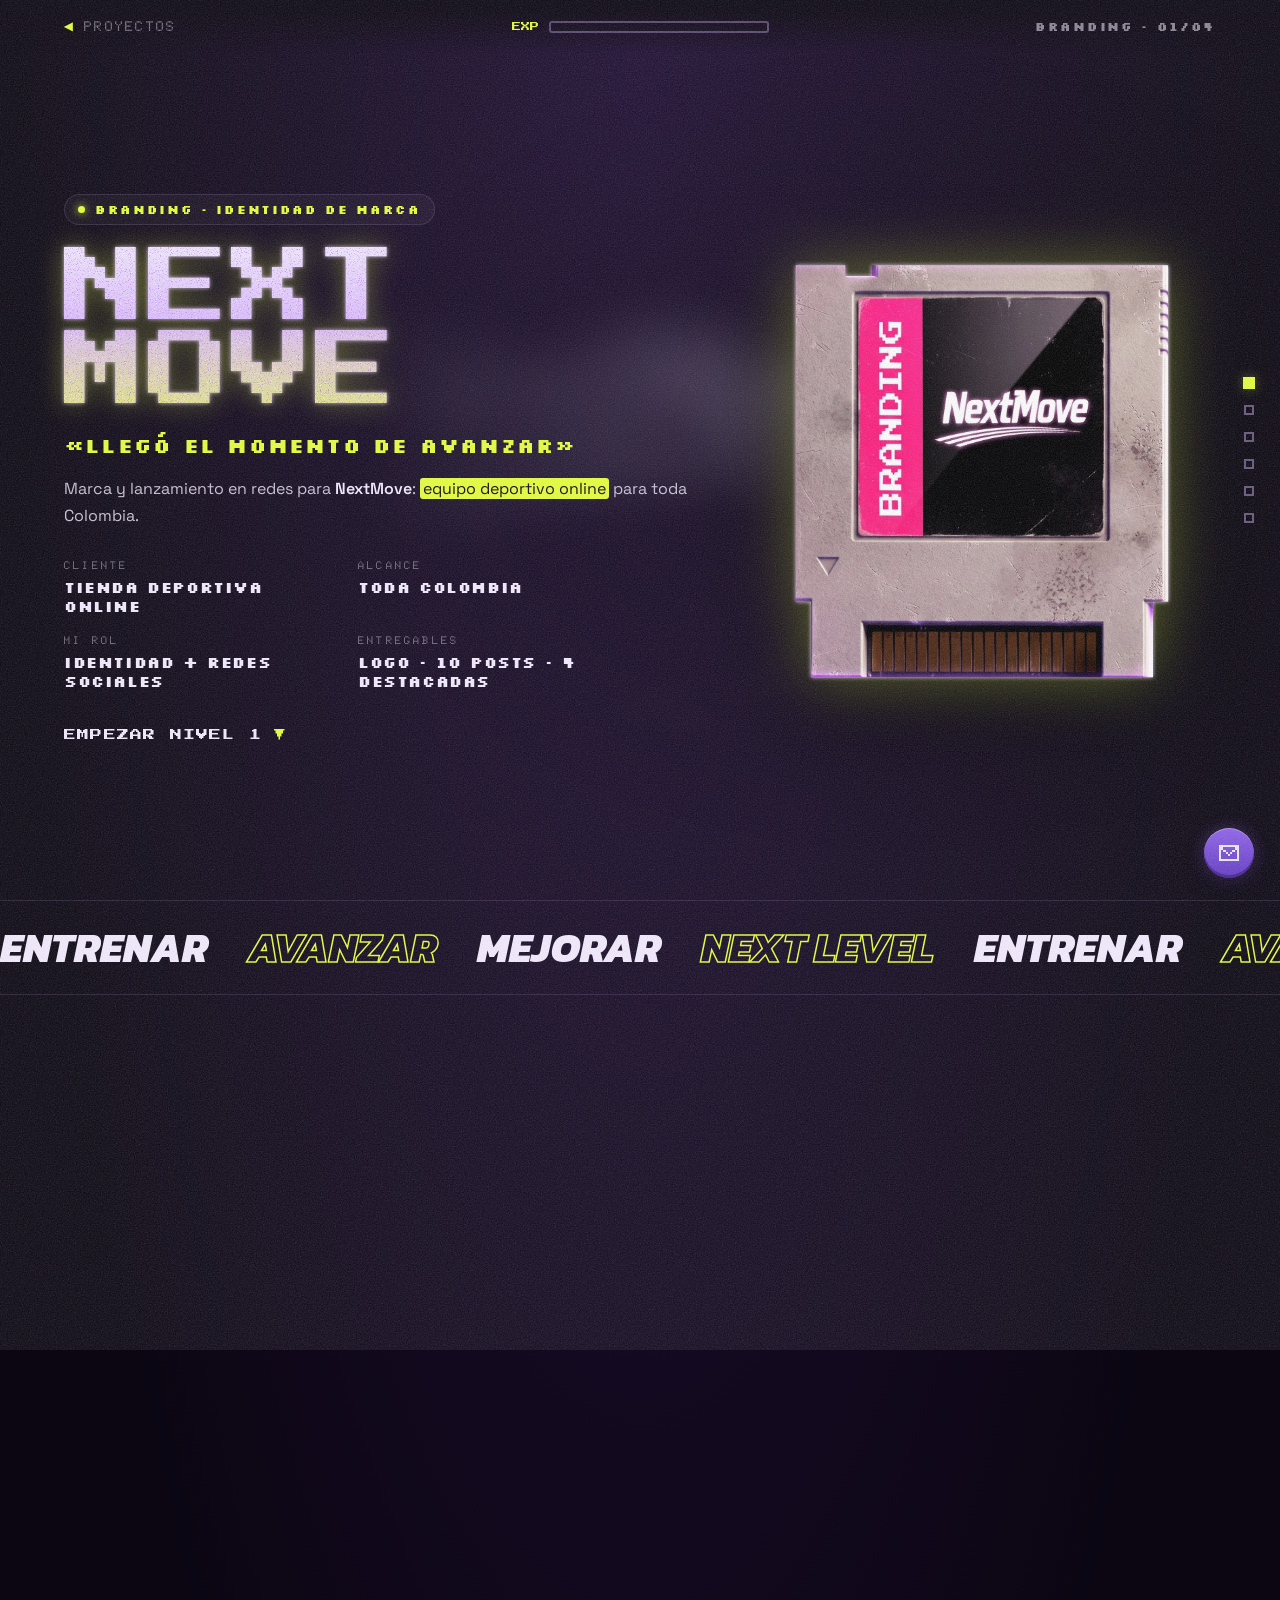
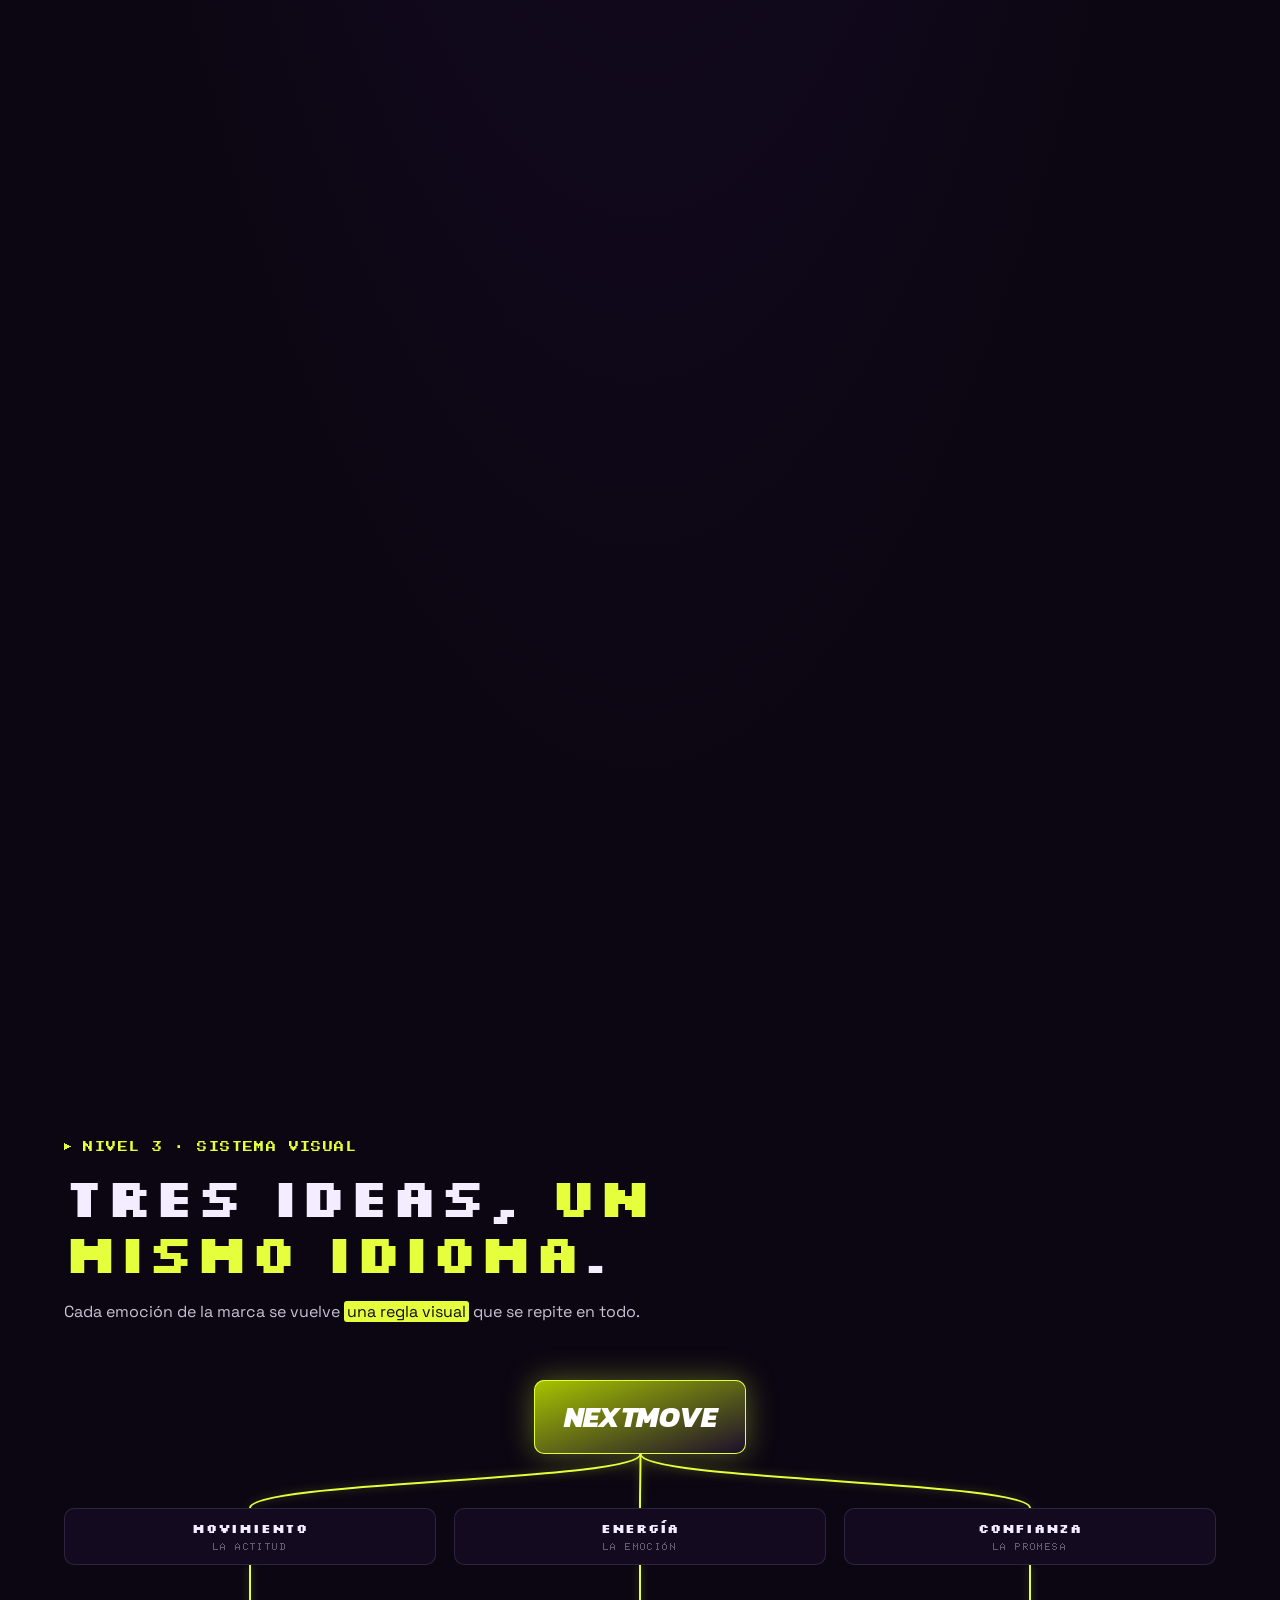
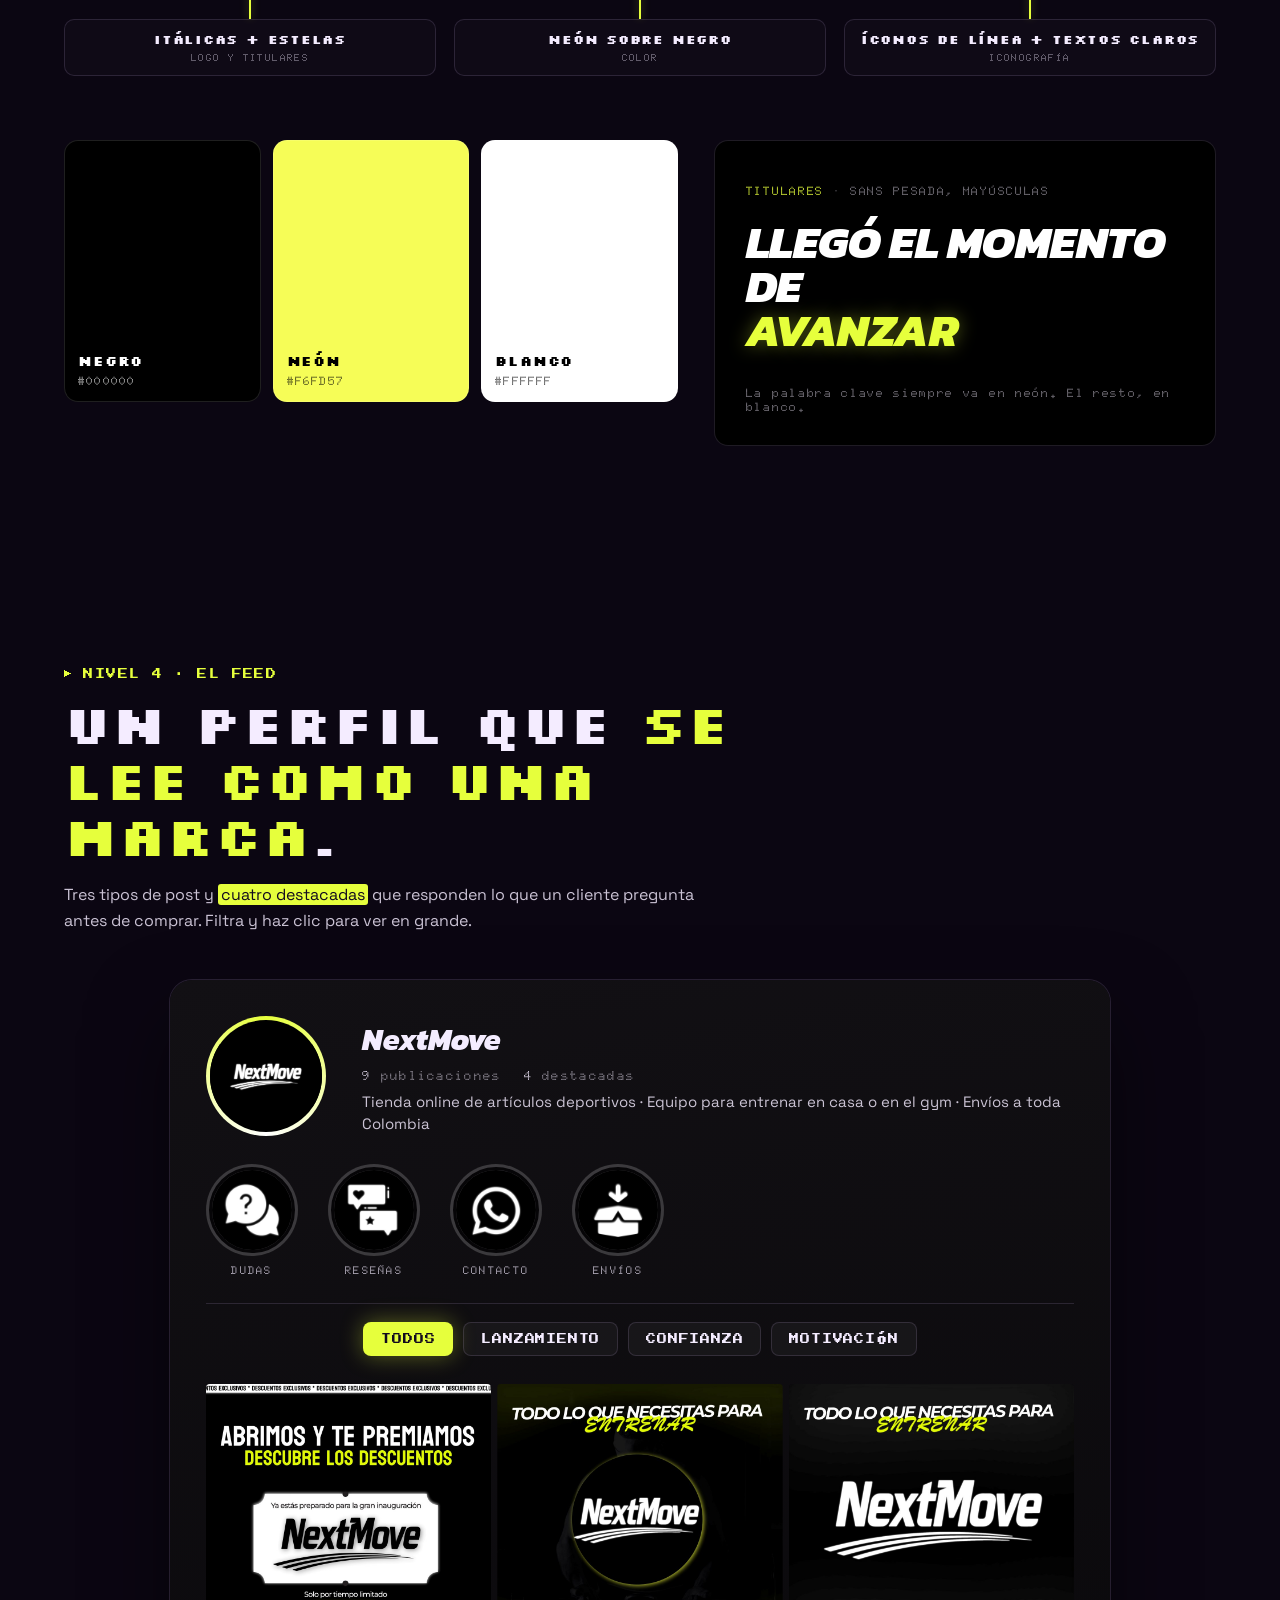
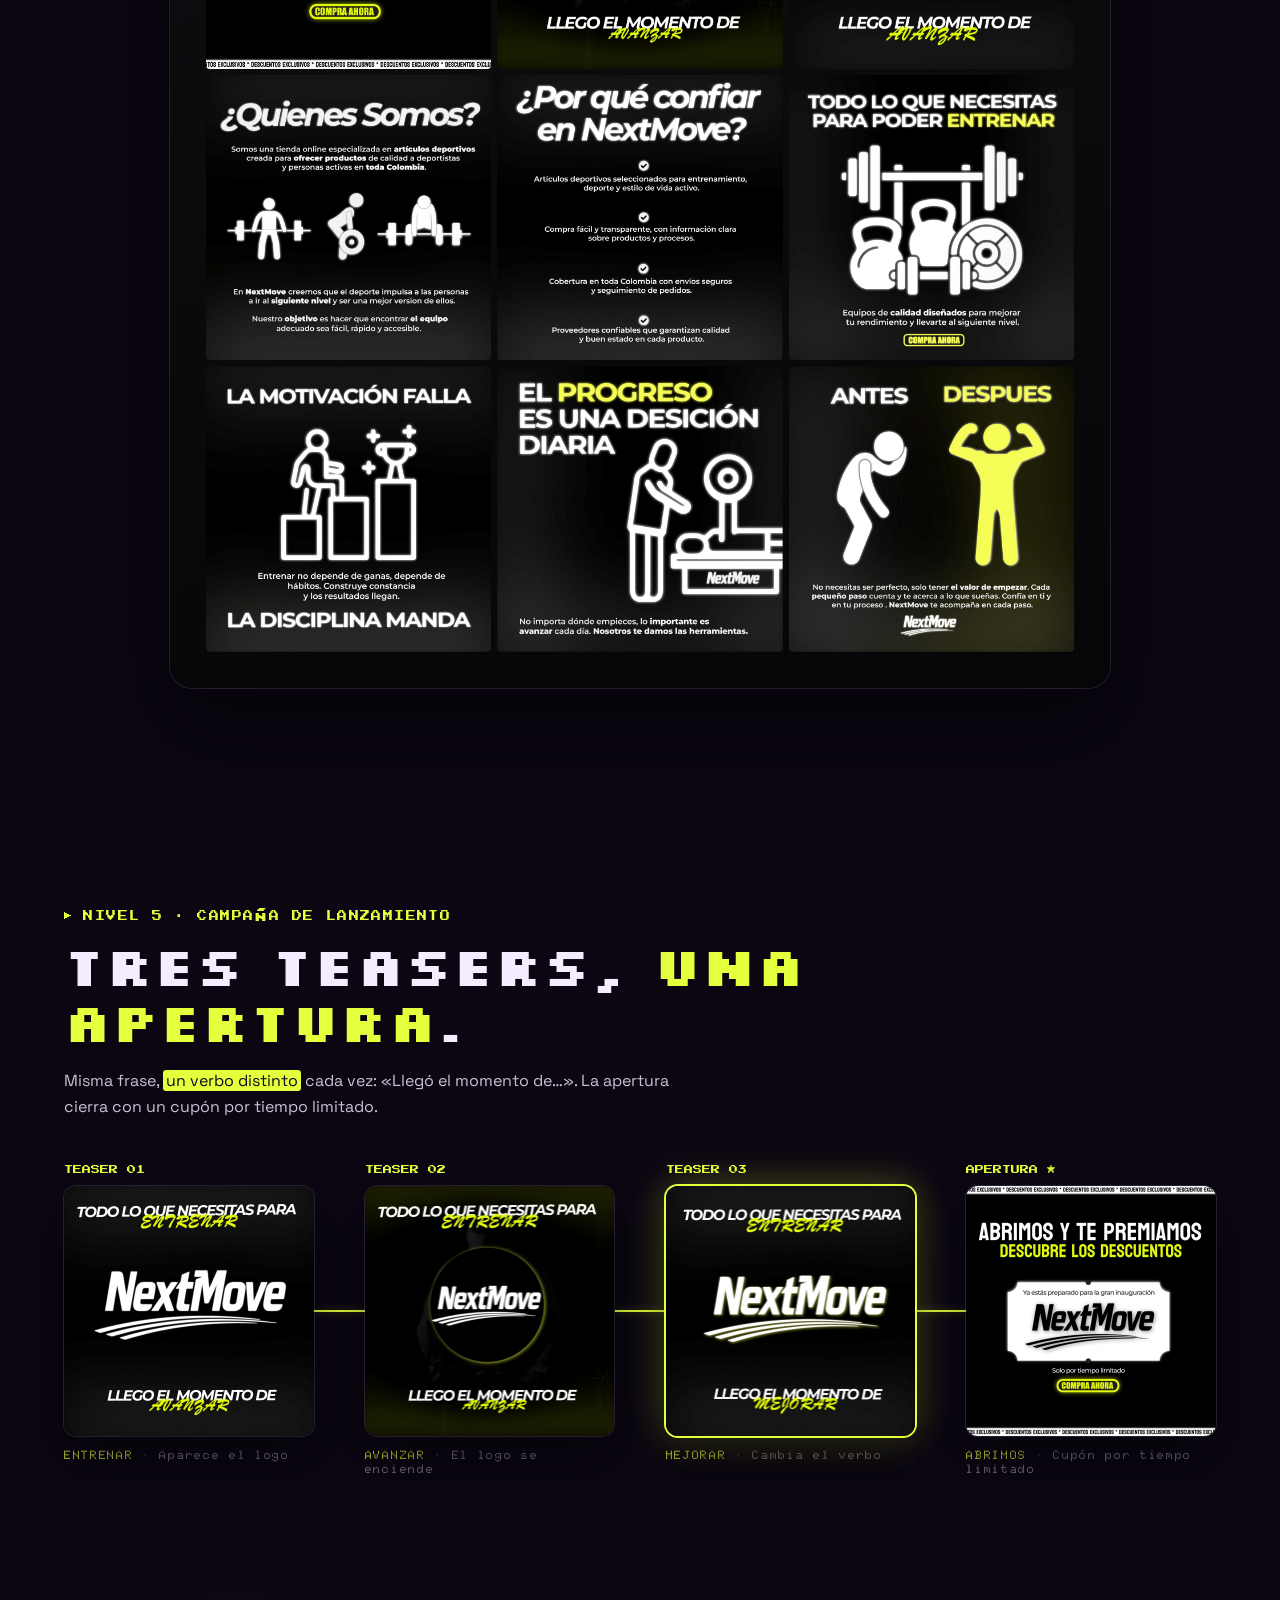
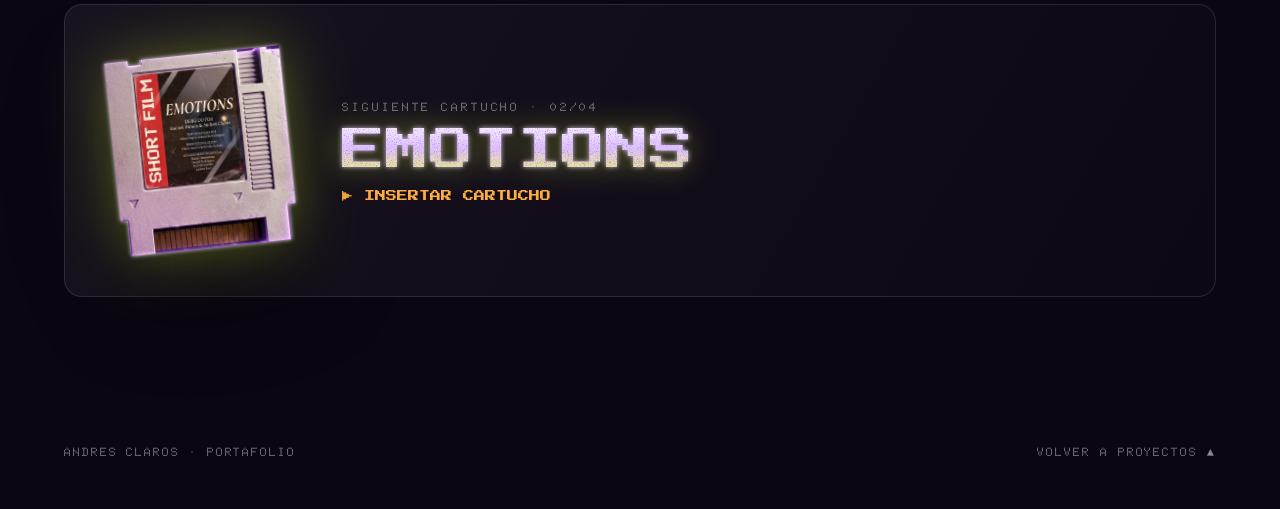
<file: nextmove.html>
<!doctype html>
<html lang="es">
<head>
  <meta charset="utf-8" />
  <meta name="viewport" content="width=device-width, initial-scale=1" />
  <title>NextMove · Branding — Andres Claros</title>
  <meta name="description" content="NextMove: identidad de marca y redes sociales para una tienda online de artículos deportivos en Colombia." />
  <link rel="preconnect" href="https://fonts.googleapis.com" />
  <link rel="preconnect" href="https://fonts.gstatic.com" crossorigin />
  <link href="https://fonts.googleapis.com/css2?family=Doto:wght@800;900&family=Press+Start+2P&family=Silkscreen:wght@700&family=Space+Grotesk:wght@400;500;600&family=Kanit:ital,wght@1,800&display=swap" rel="stylesheet" />
  <link rel="stylesheet" href="proyecto.css" />
  <link rel="stylesheet" href="contacto-boton.css" />
  <style>
    /* ---------- NEXTMOVE: tipografía de marca ---------- */
    /* palabra clave con marcador neón que se pinta al aparecer */
    .resalta { color: #120a1e; padding: 0 .2em; border-radius: 3px; background: linear-gradient(var(--acc), var(--acc)) left / 100% 100% no-repeat; transition: background-size .8s cubic-bezier(.7, 0, .2, 1) .5s, color .4s .6s; }
    .rv:not(.in) .resalta { background-size: 0 100%; color: inherit; }
    .marca { font: italic 800 1em "Kanit", sans-serif; text-transform: uppercase; letter-spacing: -.01em; }
    .marquesina span { font: italic 800 clamp(22px, 3.2vw, 44px) "Kanit", sans-serif; text-transform: uppercase; }
    .marquesina span:nth-child(even) { color: transparent; -webkit-text-stroke: 1.5px var(--acc); }

    /* ---------- laboratorio del logo ---------- */
    .logo-lab {
      position: relative;
      border-radius: 16px;
      overflow: hidden;
      background: #000;
      box-shadow: 0 0 0 1px var(--line), 0 30px 60px rgba(0, 0, 0, .5);
      transition: background .6s, box-shadow .6s;
    }
    .logo-lab img { width: 100%; transition: filter .6s; }
    .logo-lab[data-v="blanco"] { background: #fff; }
    .logo-lab[data-v="blanco"] img { filter: invert(1); mix-blend-mode: multiply; }
    .logo-lab[data-v="neon"] { background: var(--acc); box-shadow: 0 0 0 1px var(--acc), 0 30px 60px rgba(0, 0, 0, .5), 0 0 60px var(--acc-glow); }
    .logo-lab[data-v="neon"] img { filter: invert(1); mix-blend-mode: multiply; }
    .punto {
      position: absolute;
      left: var(--x); top: var(--y);
      width: 30px; height: 30px;
      margin: -15px 0 0 -15px;
      border-radius: 50%;
      display: grid; place-items: center;
      font: 400 10px var(--f-pixel);
      color: #000;
      background: var(--acc);
      box-shadow: 0 0 0 0 var(--acc-glow);
      animation: pulso 1.8s infinite;
      transition: scale .25s;
    }
    .logo-lab[data-v="neon"] .punto { background: #000; color: var(--acc); }
    .punto:hover, .punto.activo { scale: 1.3; animation: none; box-shadow: 0 0 0 6px rgba(255, 255, 255, .15), 0 0 24px var(--acc-glow); }
    .versiones { display: flex; flex-wrap: wrap; gap: 10px; margin-top: 18px; }
    .anatomia { display: grid; gap: 12px; margin-top: 26px; }
    .anat {
      display: grid;
      grid-template-columns: 34px 1fr;
      gap: 14px;
      padding: 14px 16px;
      border-radius: 12px;
      box-shadow: inset 0 0 0 1px var(--line);
      transition: box-shadow .3s, background .3s, translate .3s;
    }
    .anat b { width: 30px; height: 30px; border-radius: 50%; display: grid; place-items: center; font: 400 10px var(--f-pixel); color: #000; background: var(--acc); }
    .anat h3 { font: 700 15px var(--f-title); letter-spacing: .05em; margin-bottom: 4px; }
    .anat p { font-size: 15px; line-height: 1.5; color: var(--txt); }
    .anat.activo { background: rgba(255, 255, 255, .04); box-shadow: inset 0 0 0 1px var(--acc), 0 0 24px var(--acc-glow); translate: 6px 0; }

    /* ---------- sistema visual ---------- */
    .mapa { display: grid; gap: 54px 18px; grid-template-columns: repeat(3, minmax(0, 1fr)); padding: 10px 0; }
    .mapa .raiz { grid-column: 1 / -1; justify-self: center; padding: 16px 30px; font-size: 26px; }
    .mapa .raiz .marca { font-size: 1.1em; color: #fff; }
    .mapa .hoja { background: rgba(255, 255, 255, .02); }
    .muestras { display: grid; grid-template-columns: 1.1fr .9fr; gap: clamp(18px, 3vw, 36px); margin-top: clamp(40px, 6vh, 70px); }
    .colores { display: grid; grid-template-columns: repeat(3, minmax(0, 1fr)); gap: 12px; }
    .color {
      position: relative;
      aspect-ratio: 3 / 4;
      border-radius: 14px;
      padding: 14px;
      display: flex; flex-direction: column; justify-content: flex-end;
      background: var(--c);
      color: var(--t, #fff);
      box-shadow: inset 0 0 0 1px rgba(255, 255, 255, .12);
      transition: translate .35s cubic-bezier(.2, .9, .25, 1), box-shadow .35s;
      cursor: copy;
    }
    .color:hover { translate: 0 -8px; box-shadow: inset 0 0 0 1px rgba(255, 255, 255, .2), 0 20px 40px rgba(0, 0, 0, .4), 0 0 30px var(--g, transparent); }
    .color strong { font: 700 14px var(--f-title); letter-spacing: .06em; }
    .color small { font: 800 12px var(--f-ui); letter-spacing: .1em; opacity: .75; margin-top: 4px; }
    .color.copiado small::after { content: " ✓ COPIADO"; }
    .tipo {
      border-radius: 14px;
      padding: clamp(20px, 2.6vw, 32px);
      background: #000;
      box-shadow: inset 0 0 0 1px var(--line);
      display: flex; flex-direction: column; justify-content: space-between; gap: 22px;
    }
    .tipo-muestra { font-size: clamp(30px, 3.6vw, 52px); line-height: .95; color: #fff; }
    .tipo-muestra em { display: block; font-style: italic; color: var(--acc); text-shadow: 0 0 18px var(--acc-glow); }

    /* ---------- perfil de Instagram ---------- */
    .perfil {
      max-width: 940px;
      margin: 0 auto;
      padding: clamp(18px, 3vw, 36px);
      border-radius: 22px;
      background: linear-gradient(170deg, #121014, #060507);
      box-shadow: 0 0 0 1px var(--line), 0 40px 80px rgba(0, 0, 0, .5);
    }
    .perfil-cab { display: grid; grid-template-columns: auto 1fr; gap: clamp(16px, 3vw, 36px); align-items: center; }
    .perfil-avatar {
      width: clamp(76px, 10vw, 120px);
      aspect-ratio: 1;
      border-radius: 50%;
      padding: 4px;
      background: conic-gradient(from 0deg, var(--acc), #fff, var(--acc));
      animation: girar 6s linear infinite;
    }
    .perfil-avatar img { width: 100%; height: 100%; border-radius: 50%; object-fit: contain; background: #000; animation: girar 6s linear infinite reverse; }
    .perfil-nombre { font: italic 800 clamp(22px, 2.4vw, 30px) "Kanit", sans-serif; }
    .perfil-datos { display: flex; gap: 22px; margin: 6px 0 8px; font: 800 13px var(--f-ui); letter-spacing: .1em; color: var(--dim); }
    .perfil-datos b { color: var(--ink); }
    .perfil-bio { font-size: 15px; line-height: 1.45; color: var(--txt); }
    .destacadas { display: flex; gap: clamp(14px, 3vw, 30px); margin: 28px 0 26px; overflow-x: auto; scrollbar-width: none; }
    .dest { display: grid; justify-items: center; gap: 8px; font: 800 11px var(--f-ui); letter-spacing: .12em; color: var(--txt); }
    .dest span {
      width: clamp(64px, 8vw, 92px);
      aspect-ratio: 1;
      border-radius: 50%;
      padding: 3px;
      background: rgba(255, 255, 255, .18);
      transition: background .3s, translate .3s cubic-bezier(.2, .9, .25, 1), box-shadow .3s;
    }
    .dest img { width: 100%; height: 100%; border-radius: 50%; object-fit: cover; border: 3px solid #060507; }
    .dest:hover span { background: conic-gradient(var(--acc), #fff, var(--acc)); translate: 0 -6px; box-shadow: 0 0 26px var(--acc-glow); }
    .dest:hover { color: var(--acc); }
    .perfil .filtros-btns { justify-content: center; padding-top: 18px; border-top: 1px solid var(--line); }
    .feed { display: grid; grid-template-columns: repeat(3, minmax(0, 1fr)); gap: 6px; }
    .post { border-radius: 4px; aspect-ratio: 1; box-shadow: none; }
    .post figcaption {
      position: absolute; inset: auto 0 0 0;
      margin: 0;
      padding: 30px 12px 12px;
      font: 800 11px var(--f-ui);
      color: #fff;
      background: linear-gradient(transparent, rgba(0, 0, 0, .85));
      translate: 0 100%;
      transition: translate .35s cubic-bezier(.2, .9, .25, 1);
    }
    .post:hover figcaption { translate: 0 0; }
    .post figcaption b { display: block; font: 400 8px var(--f-pixel); margin-bottom: 6px; }

    /* ---------- campaña de lanzamiento ---------- */
    .campana { display: grid; grid-template-columns: repeat(4, minmax(0, 1fr)); gap: clamp(22px, 4vw, 60px); align-items: start; }
    .campana figure { position: relative; z-index: 1; }
    .campana .shot { aspect-ratio: 1; }
    .campana .etapa { display: block; margin-bottom: 12px; font: 400 9px var(--f-pixel); color: var(--acc); }
    .campana figure:nth-child(4) .shot { box-shadow: 0 0 0 2px var(--acc), 0 24px 50px rgba(0, 0, 0, .45), 0 0 40px var(--acc-glow); }

    @keyframes pulso { 0% { box-shadow: 0 0 0 0 var(--acc-glow); } 70%, 100% { box-shadow: 0 0 0 16px transparent; } }
    @keyframes girar { to { rotate: 360deg; } }

    @media (max-width: 900px) {
      .mapa { grid-template-columns: 1fr; gap: 26px; }
      .mapa svg.lineas { display: none; }
      .muestras { grid-template-columns: 1fr; }
      .campana { grid-template-columns: repeat(2, minmax(0, 1fr)); }
      .campana svg.lineas { display: none; }
    }
  </style>
</head>
<body class="p-nextmove cargando">

  <!-- carga: insertando cartucho -->
  <div class="boot" aria-hidden="true">
    <div class="boot-inner">
      <p class="boot-label">INSERTANDO CARTUCHO 01</p>
      <p class="boot-name grano">NEXTMOVE</p>
      <div class="boot-bar"><i></i></div>
      <p class="boot-label">CLIC PARA SALTAR</p>
    </div>
  </div>

  <header class="topbar">
    <a class="back" href="proyectos.html#branding" data-salir><span>◀</span> PROYECTOS</a>
    <div class="xp">EXP <div class="xp-bar"><i></i></div></div>
    <p class="topbar-tag">BRANDING · 01/04</p>
  </header>
  <nav class="niveles" aria-label="Secciones"></nav>

  <main class="pagina">

    <!-- ================= HERO ================= -->
    <section class="hero" id="inicio" data-nivel="INICIO">
      <div class="hero-fondo" style="--fondo:url(assets/proyectos/nextmove/post-avanzar.jpg)"></div>
      <div>
        <p class="chip rv"><b></b> BRANDING · IDENTIDAD DE MARCA</p>
        <h1 class="grano rv" style="--d:.08s">NEXT<br>MOVE</h1>
        <p class="hero-tagline rv" style="--d:.16s">«Llegó el momento de avanzar»</p>
        <p class="lead rv" style="--d:.24s">Marca y lanzamiento en redes para <strong>NextMove</strong>: <span class="resalta">equipo deportivo online</span> para toda Colombia.</p>
        <dl class="ficha rv" style="--d:.32s">
          <div><dt>CLIENTE</dt><dd>Tienda deportiva online</dd></div>
          <div><dt>ALCANCE</dt><dd>Toda Colombia</dd></div>
          <div><dt>MI ROL</dt><dd>Identidad + redes sociales</dd></div>
          <div><dt>ENTREGABLES</dt><dd>Logo · 10 posts · 4 destacadas</dd></div>
        </dl>
        <a class="empezar rv" style="--d:.4s" href="#reto">EMPEZAR NIVEL 1 <span>▼</span></a>
      </div>
      <div class="hero-cart rv" style="--d:.2s">
        <div class="flota"><span class="cartucho"><span><img src="assets/cartuchos/branding.jpg" alt="Cartucho de NextMove" /></span></span></div>
      </div>
    </section>

    <div class="marquesina" aria-hidden="true">
      <div>
        <span>Entrenar</span><span>Avanzar</span><span>Mejorar</span><span>Next level</span>
        <span>Entrenar</span><span>Avanzar</span><span>Mejorar</span><span>Next level</span>
        <span>Entrenar</span><span>Avanzar</span><span>Mejorar</span><span>Next level</span>
        <span>Entrenar</span><span>Avanzar</span><span>Mejorar</span><span>Next level</span>
      </div>
    </div>

    <!-- ================= NIVEL 1: EL RETO ================= -->
    <section class="sec" id="reto" data-nivel="EL RETO">
      <div class="sec-head">
        <p class="nivel rv">NIVEL 1 · EL RETO</p>
        <h2 class="rv" style="--d:.06s">Una tienda nueva que tenía que sonar a <span class="acento">energía</span>, no a catálogo.</h2>
        <p class="lead rv" style="--d:.12s">Antes de abrir, NextMove necesitaba más que un nombre: una marca que <span class="resalta">motivara antes de vender</span> y diera confianza para comprar en línea.</p>
      </div>
      <div class="tres-col">
        <article class="card rv">
          <span class="card-num">01 / PÚBLICO</span>
          <h3>Gente que entrena</h3>
          <p class="txt">Entrenan en casa o en el gym y compran desde el celular.</p>
        </article>
        <article class="card rv" style="--d:.08s">
          <span class="card-num">02 / PROBLEMA</span>
          <h3>Todas se parecen</h3>
          <p class="txt">Producto sobre fondo blanco y descuentos sin personalidad.</p>
        </article>
        <article class="card rv" style="--d:.16s">
          <span class="card-num">03 / OBJETIVO</span>
          <h3>Motivar y dar confianza</h3>
          <p class="txt">Una voz que empuja a moverse y un sistema claro para comprar.</p>
        </article>
      </div>
    </section>

    <!-- ================= NIVEL 2: EL LOGO ================= -->
    <section class="sec" id="logo" data-nivel="EL LOGO">
      <div class="dos-col" style="align-items:start">
        <div>
          <div class="logo-lab rv" id="logoLab" data-v="negro">
            <img src="assets/proyectos/nextmove/logo.jpg" alt="Logo de NextMove: palabra en itálica con tres estelas de velocidad" />
            <button class="punto" data-p="1" style="--x:27%;--y:44%" aria-label="Itálica pesada">1</button>
            <button class="punto" data-p="2" style="--x:53.5%;--y:33%" aria-label="La t es una flecha">2</button>
            <button class="punto" data-p="3" style="--x:34%;--y:67%" aria-label="Tres estelas">3</button>
            <button class="punto" data-p="4" style="--x:84%;--y:50%" aria-label="Brillo neón">4</button>
          </div>
          <div class="versiones rv" style="--d:.1s">
            <button class="btn-px activo" data-v="negro">SOBRE NEGRO</button>
            <button class="btn-px" data-v="blanco">SOBRE BLANCO</button>
            <button class="btn-px" data-v="neon">SOBRE NEÓN</button>
          </div>
        </div>
        <div>
          <p class="nivel rv">NIVEL 2 · EL LOGO</p>
          <h2 class="rv" style="--d:.06s">Un logo que <span class="acento">ya va en movimiento</span>.</h2>
          <p class="lead rv" style="--d:.12s">El nombre ya dice <span class="resalta">«el siguiente paso»</span>; la forma solo lo confirma. Pasa el mouse por los puntos.</p>
          <div class="anatomia">
            <div class="anat rv" data-p="1"><b>1</b><div><h3>Itálica pesada</h3><p>Inclinada hacia adelante, como quien arranca a correr.</p></div></div>
            <div class="anat rv" data-p="2" style="--d:.06s"><b>2</b><div><h3>La «t» es una flecha</h3><p>Apunta hacia arriba y une Next + Move.</p></div></div>
            <div class="anat rv" data-p="3" style="--d:.12s"><b>3</b><div><h3>Tres estelas</h3><p>Un rastro de velocidad en el sentido de lectura.</p></div></div>
            <div class="anat rv" data-p="4" style="--d:.18s"><b>4</b><div><h3>Brillo neón</h3><p>Se enciende sobre negro y funciona en blanco o amarillo.</p></div></div>
          </div>
        </div>
      </div>
    </section>

    <!-- ================= NIVEL 3: SISTEMA VISUAL ================= -->
    <section class="sec" id="sistema" data-nivel="SISTEMA">
      <div class="sec-head">
        <p class="nivel rv">NIVEL 3 · SISTEMA VISUAL</p>
        <h2 class="rv" style="--d:.06s">Tres ideas, <span class="acento">un mismo idioma</span>.</h2>
        <p class="lead rv" style="--d:.12s">Cada emoción de la marca se vuelve <span class="resalta">una regla visual</span> que se repite en todo.</p>
      </div>

      <div class="mapa diagrama" data-lineas="m-raiz>m-mov, m-raiz>m-ene, m-raiz>m-con, m-mov>h-mov, m-ene>h-ene, m-con>h-con">
        <div class="nodo raiz" id="m-raiz"><span class="marca">NextMove</span></div>
        <div class="nodo" id="m-mov">MOVIMIENTO<small>LA ACTITUD</small></div>
        <div class="nodo" id="m-ene">ENERGÍA<small>LA EMOCIÓN</small></div>
        <div class="nodo" id="m-con">CONFIANZA<small>LA PROMESA</small></div>
        <div class="nodo hoja" id="h-mov">Itálicas + estelas<small>LOGO Y TITULARES</small></div>
        <div class="nodo hoja" id="h-ene">Neón sobre negro<small>COLOR</small></div>
        <div class="nodo hoja" id="h-con">Íconos de línea + textos claros<small>ICONOGRAFÍA</small></div>
      </div>

      <div class="muestras">
        <div class="colores">
          <button class="color rv" style="--c:#000000;--g:rgba(255,255,255,.15)" data-hex="#000000"><strong>NEGRO</strong><small>#000000</small></button>
          <button class="color rv" style="--c:#F6FD57;--t:#000;--g:var(--acc-glow);--d:.08s" data-hex="#F6FD57"><strong>NEÓN</strong><small>#F6FD57</small></button>
          <button class="color rv" style="--c:#FFFFFF;--t:#000;--g:rgba(255,255,255,.3);--d:.16s" data-hex="#FFFFFF"><strong>BLANCO</strong><small>#FFFFFF</small></button>
        </div>
        <div class="tipo rv" style="--d:.1s">
          <p class="pie"><b>TITULARES</b> · SANS PESADA, MAYÚSCULAS</p>
          <p class="tipo-muestra marca">Llegó el momento de <em>avanzar</em></p>
          <p class="pie">La palabra clave siempre va en neón. El resto, en blanco.</p>
        </div>
      </div>
    </section>

    <!-- ================= NIVEL 4: EL FEED ================= -->
    <section class="sec" id="feed" data-nivel="EL FEED">
      <div class="sec-head">
        <p class="nivel rv">NIVEL 4 · EL FEED</p>
        <h2 class="rv" style="--d:.06s">Un perfil que <span class="acento">se lee como una marca</span>.</h2>
        <p class="lead rv" style="--d:.12s">Tres tipos de post y <span class="resalta">cuatro destacadas</span> que responden lo que un cliente pregunta antes de comprar. Filtra y haz clic para ver en grande.</p>
      </div>

      <div class="perfil rv" data-filtros>
        <div class="perfil-cab">
          <div class="perfil-avatar"><img src="assets/proyectos/nextmove/logo.jpg" alt="" /></div>
          <div>
            <p class="perfil-nombre">NextMove</p>
            <p class="perfil-datos"><span><b>9</b> publicaciones</span><span><b>4</b> destacadas</span></p>
            <p class="perfil-bio">Tienda online de artículos deportivos · Equipo para entrenar en casa o en el gym · Envíos a toda Colombia</p>
          </div>
        </div>

        <div class="destacadas">
          <figure class="dest"><span><img src="assets/proyectos/nextmove/destacada-dudas.jpg" alt="Portada de destacada: Dudas" /></span>DUDAS</figure>
          <figure class="dest"><span><img src="assets/proyectos/nextmove/destacada-resenas.jpg" alt="Portada de destacada: Reseñas" /></span>RESEÑAS</figure>
          <figure class="dest"><span><img src="assets/proyectos/nextmove/destacada-contacto.jpg" alt="Portada de destacada: Contacto" /></span>CONTACTO</figure>
          <figure class="dest"><span><img src="assets/proyectos/nextmove/destacada-envios.jpg" alt="Portada de destacada: Envíos" /></span>ENVÍOS</figure>
        </div>

        <div class="filtros-btns">
          <button class="btn-px activo" data-f="todos">TODOS</button>
          <button class="btn-px" data-f="lanzamiento">LANZAMIENTO</button>
          <button class="btn-px" data-f="marca">CONFIANZA</button>
          <button class="btn-px" data-f="motivacion">MOTIVACIÓN</button>
        </div>

        <div class="feed">
          <figure class="shot post rv" data-cat="lanzamiento" data-grupo="feed"><img src="assets/proyectos/nextmove/post-inauguracion.jpg" alt="Post: Abrimos y te premiamos, descubre los descuentos" loading="lazy" /><figcaption><b>LANZAMIENTO</b>Apertura con cupón de descuento</figcaption></figure>
          <figure class="shot post rv" data-cat="lanzamiento" data-grupo="feed" style="--d:.05s"><img src="assets/proyectos/nextmove/post-avanzar.jpg" alt="Post teaser: Llegó el momento de avanzar" loading="lazy" /><figcaption><b>LANZAMIENTO</b>Teaser · «avanzar»</figcaption></figure>
          <figure class="shot post rv" data-cat="lanzamiento" data-grupo="feed" style="--d:.1s"><img src="assets/proyectos/nextmove/post-entrenar.jpg" alt="Post teaser: Todo lo que necesitas para entrenar" loading="lazy" /><figcaption><b>LANZAMIENTO</b>Teaser · presentación del logo</figcaption></figure>
          <figure class="shot post rv" data-cat="marca" data-grupo="feed"><img src="assets/proyectos/nextmove/post-somos.jpg" alt="Post: ¿Quiénes somos?" loading="lazy" /><figcaption><b>CONFIANZA</b>¿Quiénes somos?</figcaption></figure>
          <figure class="shot post rv" data-cat="marca" data-grupo="feed" style="--d:.05s"><img src="assets/proyectos/nextmove/post-porque.jpg" alt="Post: ¿Por qué confiar en NextMove?" loading="lazy" /><figcaption><b>CONFIANZA</b>¿Por qué confiar en NextMove?</figcaption></figure>
          <figure class="shot post rv" data-cat="marca" data-grupo="feed" style="--d:.1s"><img src="assets/proyectos/nextmove/post-equipos.jpg" alt="Post: Todo lo que necesitas para poder entrenar, equipos de calidad" loading="lazy" /><figcaption><b>CONFIANZA</b>Equipos de calidad</figcaption></figure>
          <figure class="shot post rv" data-cat="motivacion" data-grupo="feed"><img src="assets/proyectos/nextmove/post-disciplina.jpg" alt="Post: La motivación falla, la disciplina manda" loading="lazy" /><figcaption><b>MOTIVACIÓN</b>La disciplina manda</figcaption></figure>
          <figure class="shot post rv" data-cat="motivacion" data-grupo="feed" style="--d:.05s"><img src="assets/proyectos/nextmove/post-progreso.jpg" alt="Post: El progreso es una decisión diaria" loading="lazy" /><figcaption><b>MOTIVACIÓN</b>El progreso es diario</figcaption></figure>
          <figure class="shot post rv" data-cat="motivacion" data-grupo="feed" style="--d:.1s"><img src="assets/proyectos/nextmove/post-antes-despues.jpg" alt="Post: Antes y después" loading="lazy" /><figcaption><b>MOTIVACIÓN</b>Antes / después</figcaption></figure>
        </div>
      </div>
    </section>

    <!-- ================= NIVEL 5: LANZAMIENTO ================= -->
    <section class="sec" id="lanzamiento" data-nivel="LANZAMIENTO">
      <div class="sec-head">
        <p class="nivel rv">NIVEL 5 · CAMPAÑA DE LANZAMIENTO</p>
        <h2 class="rv" style="--d:.06s">Tres teasers, <span class="acento">una apertura</span>.</h2>
        <p class="lead rv" style="--d:.12s">Misma frase, <span class="resalta">un verbo distinto</span> cada vez: «Llegó el momento de…». La apertura cierra con un cupón por tiempo limitado.</p>
      </div>
      <div class="campana diagrama" data-orient="h" data-lineas="c1>c2, c2>c3, c3>c4">
        <figure class="rv"><span class="etapa">TEASER 01</span><div class="shot" id="c1" data-grupo="campana"><img src="assets/proyectos/nextmove/post-entrenar.jpg" alt="Teaser 1: presentación del logo" loading="lazy" /></div><figcaption><b>ENTRENAR</b> · Aparece el logo</figcaption></figure>
        <figure class="rv" style="--d:.1s"><span class="etapa">TEASER 02</span><div class="shot" id="c2" data-grupo="campana"><img src="assets/proyectos/nextmove/post-avanzar.jpg" alt="Teaser 2: llegó el momento de avanzar" loading="lazy" /></div><figcaption><b>AVANZAR</b> · El logo se enciende</figcaption></figure>
        <figure class="rv" style="--d:.2s"><span class="etapa">TEASER 03</span><div class="shot" id="c3" data-grupo="campana"><img src="assets/proyectos/nextmove/post-mejorar.jpg" alt="Teaser 3: llegó el momento de mejorar" loading="lazy" /></div><figcaption><b>MEJORAR</b> · Cambia el verbo</figcaption></figure>
        <figure class="rv" style="--d:.3s"><span class="etapa">APERTURA ★</span><div class="shot" id="c4" data-grupo="campana"><img src="assets/proyectos/nextmove/post-inauguracion.jpg" alt="Apertura: abrimos y te premiamos" loading="lazy" /></div><figcaption><b>ABRIMOS</b> · Cupón por tiempo limitado</figcaption></figure>
      </div>
    </section>

    <!-- ================= SIGUIENTE ================= -->
    <section class="sec" style="padding-top:20px">
      <a class="siguiente rv" href="emotions.html" data-salir>
        <span class="cartucho"><span><img src="assets/cartuchos/short-film.jpg" alt="" /></span></span>
        <div>
          <small>SIGUIENTE CARTUCHO · 02/04</small>
          <strong class="grano">EMOTIONS</strong>
          <em>▶ INSERTAR CARTUCHO</em>
        </div>
      </a>
    </section>

    <footer class="pie-pagina">
      <span>ANDRES CLAROS · PORTAFOLIO</span>
      <a href="proyectos.html#branding" data-salir>VOLVER A PROYECTOS ▲</a>
    </footer>
  </main>

  <div class="grain" aria-hidden="true"></div>
  <div class="salida" aria-hidden="true"></div>
  <script src="proyecto.js"></script>
  <script>
    // ---------- NextMove: anatomía del logo y versiones de color ----------
    const lab = document.getElementById("logoLab");
    const marcar = (p) => document.querySelectorAll("[data-p]").forEach((el) => el.classList.toggle("activo", el.dataset.p === p));
    document.querySelectorAll(".punto, .anat").forEach((el) => {
      el.addEventListener("pointerenter", () => { marcar(el.dataset.p); tono(600 + el.dataset.p * 120, 0.05); });
      el.addEventListener("pointerleave", () => marcar(null));
    });
    document.querySelectorAll(".versiones button").forEach((b) => b.addEventListener("click", () => {
      lab.dataset.v = b.dataset.v;
      document.querySelectorAll(".versiones button").forEach((x) => x.classList.toggle("activo", x === b));
      tono(720, 0.06);
    }));
    // clic en un color = copiar su código
    document.querySelectorAll(".color").forEach((c) => c.addEventListener("click", () => {
      navigator.clipboard?.writeText(c.dataset.hex);
      c.classList.add("copiado");
      tono(980, 0.08);
      setTimeout(() => c.classList.remove("copiado"), 1400);
    }));
  </script>
</body>
</html>
</file>
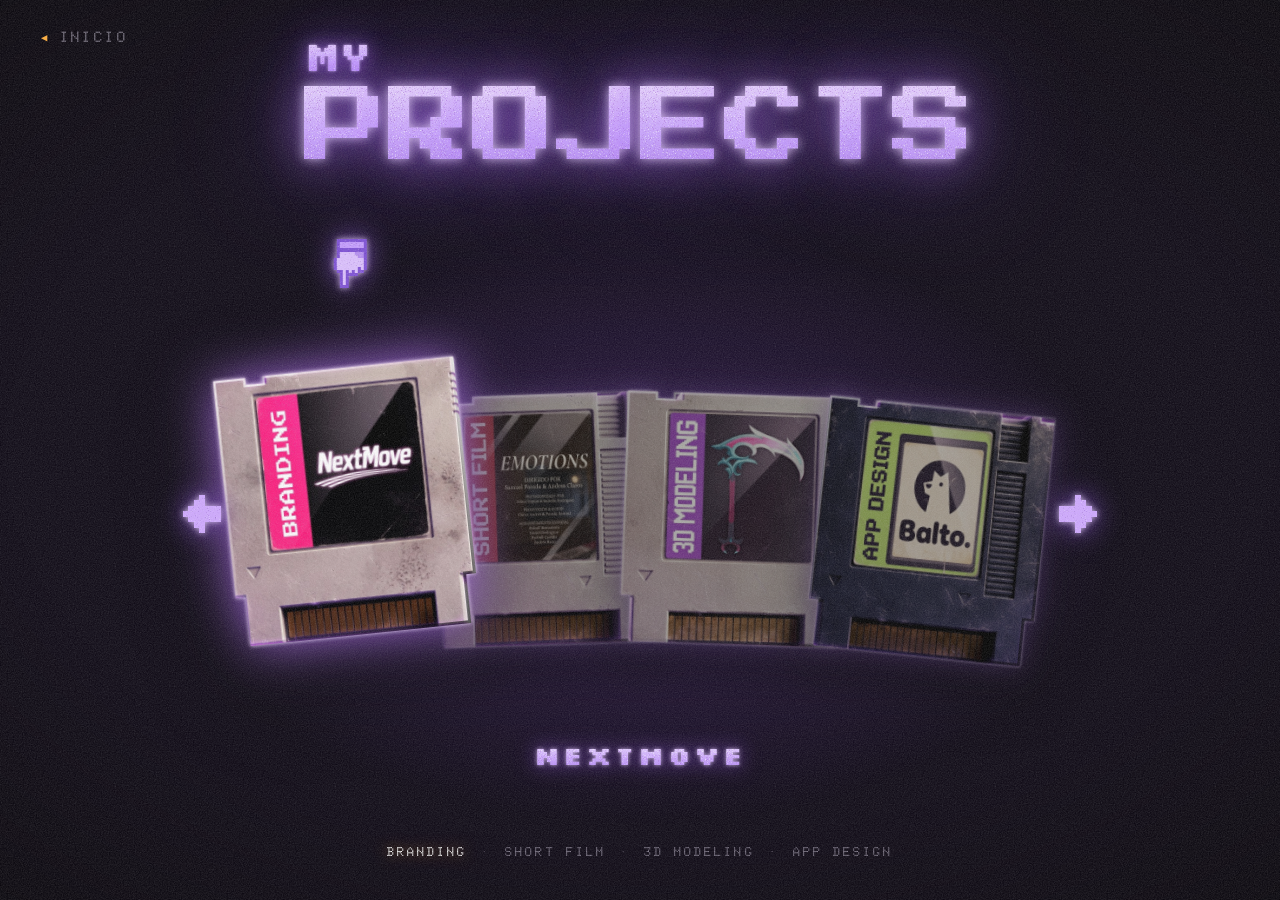
<file: proyectos.html>
<!doctype html>
<html lang="es">
<head>
  <meta charset="utf-8" />
  <meta name="viewport" content="width=device-width, initial-scale=1" />
  <title>My Projects — Andres Claros</title>
  <meta name="description" content="Proyectos de Andres Claros: diseño de apps, branding, modelado 3D y cortometrajes." />
  <link rel="preconnect" href="https://fonts.googleapis.com" />
  <link rel="preconnect" href="https://fonts.gstatic.com" crossorigin />
  <link href="https://fonts.googleapis.com/css2?family=Doto:wght@800;900&family=Press+Start+2P&family=Silkscreen:wght@700&display=swap" rel="stylesheet" />
  <link rel="stylesheet" href="proyectos.css" />
  <link rel="stylesheet" href="contacto-boton.css" />
</head>
<body>

  <!-- filtro de grano compartido por las flechas y la mano (puntitos claros y oscuros dentro de la forma) -->
  <svg width="0" height="0" style="position:absolute" aria-hidden="true" focusable="false">
    <filter id="px-grain" x="0" y="0" width="100%" height="100%" color-interpolation-filters="sRGB">
      <feTurbulence type="fractalNoise" baseFrequency=".9" numOctaves="2" seed="7" result="noise" />
      <!-- pocos puntitos y suaves: la forma se mantiene sólida, solo con textura -->
      <feColorMatrix in="noise" values="0 0 0 0 1  0 0 0 0 1  0 0 0 0 1  0 0 0 1.4 -.9" result="light" />
      <feComposite in="light" in2="SourceAlpha" operator="in" result="lightIn" />
      <feColorMatrix in="noise" values="0 0 0 0 .3  0 0 0 0 .1  0 0 0 0 .55  0 0 0 -1.4 .5" result="dark" />
      <feComposite in="dark" in2="SourceAlpha" operator="in" result="darkIn" />
      <feMerge>
        <feMergeNode in="SourceGraphic" />
        <feMergeNode in="darkIn" />
        <feMergeNode in="lightIn" />
      </feMerge>
    </filter>
  </svg>

  <a href="index.html" class="back" id="back"><span>◀</span> INICIO</a>

  <main class="stage" id="stage">

    <h1 class="title" aria-label="My Projects">
      <span class="title-my">MY</span>
      <span class="title-main">
        <span>P</span><span>R</span><span>O</span><span>J</span><span>E</span><span>C</span><span>T</span><span>S</span>
      </span>
    </h1>

    <!-- mano pixel art que señala el cartucho activo -->
    <svg class="hand" id="hand" viewBox="0 0 16 11" shape-rendering="crispEdges" aria-hidden="true">
        <path fill="#2a1200" d="M6 0h1v1h-1zM7 0h1v1h-1zM8 0h1v1h-1zM9 0h1v1h-1zM5 1h1v1h-1zM10 1h1v1h-1zM11 1h1v1h-1zM12 1h1v1h-1zM13 1h1v1h-1zM14 1h1v1h-1zM15 1h1v1h-1zM0 2h1v1h-1zM1 2h1v1h-1zM2 2h1v1h-1zM3 2h1v1h-1zM4 2h1v1h-1zM5 2h1v1h-1zM12 2h1v1h-1zM15 2h1v1h-1zM0 3h1v1h-1zM12 3h1v1h-1zM15 3h1v1h-1zM0 4h1v1h-1zM1 4h1v1h-1zM2 4h1v1h-1zM3 4h1v1h-1zM4 4h1v1h-1zM5 4h1v1h-1zM12 4h1v1h-1zM15 4h1v1h-1zM4 5h1v1h-1zM12 5h1v1h-1zM15 5h1v1h-1zM4 6h1v1h-1zM5 6h1v1h-1zM12 6h1v1h-1zM15 6h1v1h-1zM4 7h1v1h-1zM12 7h1v1h-1zM15 7h1v1h-1zM5 8h1v1h-1zM6 8h1v1h-1zM12 8h1v1h-1zM15 8h1v1h-1zM5 9h1v1h-1zM12 9h1v1h-1zM15 9h1v1h-1zM6 10h1v1h-1zM7 10h1v1h-1zM8 10h1v1h-1zM9 10h1v1h-1zM10 10h1v1h-1zM11 10h1v1h-1zM12 10h1v1h-1zM13 10h1v1h-1zM14 10h1v1h-1zM15 10h1v1h-1z"/>
        <path fill="#fff4e3" d="M6 1h1v1h-1zM7 1h1v1h-1zM8 1h1v1h-1zM9 1h1v1h-1zM6 2h1v1h-1zM7 2h1v1h-1zM8 2h1v1h-1zM9 2h1v1h-1zM10 2h1v1h-1zM11 2h1v1h-1zM1 3h1v1h-1zM2 3h1v1h-1zM3 3h1v1h-1zM4 3h1v1h-1zM5 3h1v1h-1zM6 3h1v1h-1zM7 3h1v1h-1zM8 3h1v1h-1zM9 3h1v1h-1zM10 3h1v1h-1zM11 3h1v1h-1zM6 4h1v1h-1zM7 4h1v1h-1zM8 4h1v1h-1zM9 4h1v1h-1zM10 4h1v1h-1zM11 4h1v1h-1zM5 5h1v1h-1zM6 5h1v1h-1zM7 5h1v1h-1zM8 5h1v1h-1zM9 5h1v1h-1zM10 5h1v1h-1zM11 5h1v1h-1zM6 6h1v1h-1zM7 6h1v1h-1zM8 6h1v1h-1zM9 6h1v1h-1zM10 6h1v1h-1zM11 6h1v1h-1zM5 7h1v1h-1zM6 7h1v1h-1zM7 7h1v1h-1zM8 7h1v1h-1zM9 7h1v1h-1zM10 7h1v1h-1zM7 8h1v1h-1zM8 8h1v1h-1zM9 8h1v1h-1zM6 9h1v1h-1zM7 9h1v1h-1zM8 9h1v1h-1zM9 9h1v1h-1z"/>
        <path fill="#f6b27a" d="M11 7h1v1h-1zM10 8h1v1h-1zM11 8h1v1h-1zM10 9h1v1h-1zM11 9h1v1h-1z"/>
        <path fill="#ff8a1e" d="M13 2h1v1h-1zM14 2h1v1h-1zM13 3h1v1h-1zM14 3h1v1h-1zM13 4h1v1h-1zM14 4h1v1h-1zM13 5h1v1h-1zM14 5h1v1h-1zM13 6h1v1h-1zM14 6h1v1h-1zM13 7h1v1h-1zM14 7h1v1h-1zM13 8h1v1h-1zM14 8h1v1h-1zM13 9h1v1h-1zM14 9h1v1h-1z"/>
    </svg>

    <div class="carousel">
      <button class="arrow arrow-left" id="prev" aria-label="Anterior">
        <svg viewBox="0 0 7 7" shape-rendering="crispEdges"><path d="M3 0h1v1H3zM2 1h2v1H2zM1 2h6v3H1zM0 3h1v1H0zM2 5h2v1H2zM3 6h1v1H3z" fill="currentColor"/></svg>
      </button>

      <!-- CARTUCHOS
           assets/cartuchos/*.jpg: las fotos enderezadas a 560x616 (todas de frente y del mismo tamaño).
           La silueta del cartucho la recorta el CSS (.cart-body), igual para los cuatro.
           data-title: el nombre que aparece debajo cuando el cartucho está activo
           data-href: la página del proyecto · data-slug: el #ancla con el que se vuelve a este cartucho -->
      <div class="carts" id="carts">
        <button class="cart" data-name="BRANDING" data-title="NEXTMOVE" data-sub="Identidad de marca" data-slug="branding" data-href="nextmove.html">
          <span class="cart-body"><img src="assets/cartuchos/branding.jpg" alt="Cartucho branding: nextmove" draggable="false" /></span>
        </button>

        <button class="cart" data-name="SHORT FILM" data-title="EMOTIONS" data-sub="Cortometraje · dirección y guion" data-slug="short-film" data-href="emotions.html">
          <span class="cart-body"><img src="assets/cartuchos/short-film.jpg" alt="Cartucho short film: emotions" draggable="false" /></span>
        </button>

        <button class="cart" data-name="3D MODELING" data-title="ARMA SKAYN" data-sub="Modelado y texturizado 3D" data-slug="3d-modeling" data-href="arma-skayn.html">
          <span class="cart-body"><img src="assets/cartuchos/3d-modeling.jpg" alt="Cartucho 3d modeling: guadaña" draggable="false" /></span>
        </button>

        <button class="cart" data-name="APP DESIGN" data-title="BALTO" data-sub="Diseño de app" data-slug="app-design" data-href="balto.html">
          <span class="cart-body"><img src="assets/cartuchos/app-design.jpg" alt="Cartucho app design: balto" draggable="false" /></span>
        </button>
      </div>

      <button class="arrow arrow-right" id="next" aria-label="Siguiente">
        <svg viewBox="0 0 7 7" shape-rendering="crispEdges"><path d="M3 0h1v1H3zM3 1h2v1H3zM0 2h6v3H0zM6 3h1v1H6zM3 5h2v1H3zM3 6h1v1H3z" fill="currentColor"/></svg>
      </button>
    </div>

    <!-- nombre del proyecto del cartucho activo -->
    <div class="cart-info" id="info" aria-live="polite">
      <p class="info-name" id="infoName">NEXTMOVE</p>
    </div>

    <nav class="cats" id="cats" aria-label="Categorías">
      <a href="#branding">BRANDING</a>
      <a href="#short-film">SHORT FILM</a>
      <a href="#3d-modeling">3D MODELING</a>
      <a href="#app-design">APP DESIGN</a>
    </nav>
  </main>

  <!-- botón flotante de contacto (estilos en contacto-boton.css) -->
  <a class="fab-contacto" id="fab" href="contacto.html" aria-label="Contáctame"><svg viewBox="0 0 9 7" aria-hidden="true"><path fill="currentColor" d="M0 0h9v1H0zM0 6h9v1H0zM0 1h1v5H0zM8 1h1v5H8zM1 1h1v1H1zM2 2h1v1H2zM3 3h1v1H3zM4 4h1v1H4zM5 3h1v1H5zM6 2h1v1H6zM7 1h1v1H7z"/></svg><span>CONTÁCTAME</span></a>

  <div class="grain" aria-hidden="true"></div>
  <div class="fade" id="fade" aria-hidden="true"></div>

  <script src="proyectos.js"></script>
</body>
</html>
</file>
<file: style.css>
/* =========================================================
   VARIABLES
   ========================================================= */
:root {
  --bg: #07070a;                 /* mismo tono que los bordes de la foto */
  --ink: #f4ecff;
  --ink-dim: rgba(244, 236, 255, .55);
  --line: rgba(244, 236, 255, .14);
  --purple: #9b5cff;
  --orange: #ffad3b;
  --orange-2: #ff7a12;
  --orange-deep: #b8460a;

  --f-ui: "Doto", ui-monospace, monospace;   /* dot-matrix: combina con el CRT */
  --f-pixel: "Press Start 2P", monospace;

  --gutter: clamp(16px, 3.2vw, 48px);
  --hdr: 64px;                   /* donde empieza el borde superior de la TV */
  --ftr: 118px;                  /* espacio para el botón */

  /* Tamaño de la foto: la TV es la protagonista. Su cuerpo (≈68% del alto de la foto)
     ocupa casi toda la altura y su ancho (53% de la foto) llega hasta el 84% de la ventana. */
  --H: max(320px, min(calc((100vh - var(--hdr) - var(--ftr)) / .68), 88vw));
  --W: calc(var(--H) * 1.7905);

  /* grano para el botón CONTÁCTAME y el de sonido (puntitos claros y morados) */
  --grain-light: url("data:image/svg+xml;utf8,<svg xmlns='http://www.w3.org/2000/svg' width='140' height='140'><filter id='g'><feTurbulence type='fractalNoise' baseFrequency='.95' numOctaves='2' seed='4' stitchTiles='stitch'/><feColorMatrix values='0 0 0 0 1  0 0 0 0 1  0 0 0 0 1  0 0 0 1.4 -.88'/></filter><rect width='100%' height='100%' filter='url(%23g)'/></svg>");
  --grain-violet: url("data:image/svg+xml;utf8,<svg xmlns='http://www.w3.org/2000/svg' width='160' height='160'><filter id='g'><feTurbulence type='fractalNoise' baseFrequency='.9' numOctaves='2' seed='11' stitchTiles='stitch'/><feColorMatrix values='0 0 0 0 .3  0 0 0 0 .1  0 0 0 0 .55  0 0 0 1.3 -.8'/></filter><rect width='100%' height='100%' filter='url(%23g)'/></svg>");
}

*, *::before, *::after { margin: 0; padding: 0; box-sizing: border-box; }

html, body {
  height: 100%;
  overflow: hidden;
  background: var(--bg);
  color: var(--ink);
  font-family: var(--f-ui);
  -webkit-font-smoothing: antialiased;
}

body::before {                   /* luz ambiente morada detrás de todo */
  content: "";
  position: fixed;
  inset: 0;
  background: radial-gradient(60% 55% at 50% 42%, rgba(120, 50, 200, .16), transparent 70%);
  pointer-events: none;
}

a { color: inherit; text-decoration: none; }
button { font: inherit; color: inherit; background: none; border: 0; cursor: pointer; }

/* =========================================================
   HEADER: solo las 4 categorías repartidas a lo ancho
   ========================================================= */
.header {
  position: fixed;
  inset: 0 0 auto 0;
  height: var(--hdr);
  padding: 0 var(--gutter);
  display: flex;
  align-items: center;
  z-index: 30;
}
.nav {
  width: 100%;
  display: flex;
  justify-content: space-between;
  align-items: center;
}
.nav a {
  position: relative;
  padding: 8px 0;
  font-family: var(--f-ui);
  font-weight: 800;
  font-size: clamp(14px, 1.15vw, 19px);
  letter-spacing: .14em;
  color: #a77bff;                                  /* morado, el mismo del botón de sonido */
  text-shadow: 0 0 14px rgba(140, 80, 255, .45);
  white-space: nowrap;
  opacity: 0;
  translate: 0 -12px;
  animation: drift .9s cubic-bezier(.2, .9, .3, 1) forwards;
  transition: color .3s, text-shadow .3s;
}
.nav a:nth-child(1) { animation-delay: 2s; }
.nav a:nth-child(2) { animation-delay: 2.08s; }
.nav a:nth-child(3) { animation-delay: 2.16s; }
.nav a:nth-child(4) { animation-delay: 2.24s; }
.nav a::before {                 /* flechita que aparece al pasar el mouse */
  content: "▶";
  position: absolute;
  left: -1.1em;
  top: 50%;
  translate: 0 -50%;
  font-size: .55em;
  color: var(--orange);
  opacity: 0;
  transition: opacity .25s, left .3s cubic-bezier(.2, .9, .3, 1);
}
.nav a:hover { color: #d9c4ff; text-shadow: 0 0 10px rgba(167, 123, 255, .9), 0 0 24px rgba(140, 80, 255, .6); }
.nav a:hover::before { opacity: 1; left: -1.6em; }

/* =========================================================
   ESCENA + PARALLAX
   ========================================================= */
.scene { position: fixed; inset: 0; perspective: 1400px; }
.layer { position: absolute; inset: 0; will-change: transform; pointer-events: none; }

/* La foto: todo lo de adentro se posiciona en % de la foto */
.tv-photo {
  position: absolute;
  left: 50%;
  top: calc(var(--hdr) - var(--H) * .122);         /* borde superior de la TV */
  width: var(--W);
  height: var(--H);
  translate: -50% 0;
  transform-origin: 45.25% 45.8%;                   /* centro del vidrio: aquí hace zoom */
  opacity: 0;
  animation: dollyIn 1.9s .35s cubic-bezier(.16, 1, .3, 1) forwards;
  /* al volver de "sobre mí" (Esc) la cámara se aleja con la misma curva */
  transition: scale 1.1s cubic-bezier(.76, 0, .24, 1), translate 1.1s cubic-bezier(.76, 0, .24, 1);
  /* funde los bordes de la foto con el fondo */
  -webkit-mask: linear-gradient(90deg, transparent, #000 14%, #000 86%, transparent), linear-gradient(transparent, #000 8%, #000 90%, transparent);
  -webkit-mask-composite: source-in;
  mask: linear-gradient(90deg, transparent, #000 14%, #000 86%, transparent), linear-gradient(transparent, #000 8%, #000 90%, transparent);
  mask-composite: intersect;
}
.tv-img, .glass {
  position: absolute;
  inset: 0;
  width: 100%;
  height: 100%;
  user-select: none;
}

/* =========================================================
   PANTALLA CRT
   .screen ocupa toda la foto y se recorta con la forma exacta del vidrio
   ========================================================= */
.screen {
  position: absolute;
  inset: 0;
  /* máscara incrustada (copia de assets/screen-mask.svg) para que funcione también al abrir el archivo directo */
  -webkit-mask: url("data:image/svg+xml,%3Csvg%20xmlns%3D%22http%3A%2F%2Fwww.w3.org%2F2000%2Fsvg%22%20viewBox%3D%220%200%202000%201117%22%20preserveAspectRatio%3D%22none%22%3E%20%3Cfilter%20id%3D%22f%22%20x%3D%22-5%25%22%20y%3D%22-5%25%22%20width%3D%22110%25%22%20height%3D%22110%25%22%3E%3CfeGaussianBlur%20stdDeviation%3D%221.8%22%2F%3E%3C%2Ffilter%3E%20%3Cpath%20fill%3D%22%23fff%22%20filter%3D%22url(%23f)%22%20d%3D%22M1237.8%20512C1237.9%20517.8%201238%20523.7%201238%20529.5C1238%20535.3%201237.9%20541%201237.8%20546.8C1237.7%20552.6%201237.5%20558.4%201237.3%20564.4C1237.1%20570.3%201237%20576.3%201236.8%20582.4C1236.7%20588.5%201236.5%20594.7%201236.4%20601C1236.2%20607.2%201236.1%20613.5%201235.9%20619.8C1235.8%20626.1%201235.6%20632.3%201235.3%20638.8C1235%20645.3%201234.6%20651.9%201234.1%20658.6C1233.6%20665.3%201233.1%20672.2%201232.4%20679.2C1231.8%20686.1%201231.2%20693.2%201230.3%20700.2C1229.4%20707.3%201228.6%20714.5%201227.1%20721.6C1225.7%20728.6%201224.4%20736%201221.8%20742.4C1219.1%20748.8%201216.1%20755.2%201211.4%20760C1206.7%20764.8%201200.3%20768.3%201193.5%20771.1C1186.7%20773.9%201178.4%20775.4%201170.7%20776.9C1163%20778.5%201154.9%20779.5%201147.3%20780.5C1139.7%20781.6%201132.4%20782.4%201125.2%20783.1C1118.1%20783.9%201111.2%20784.6%201104.4%20785.3C1097.6%20785.9%201090.9%20786.4%201084.3%20786.9C1077.7%20787.4%201071.3%20787.7%201065%20788C1058.7%20788.4%201052.7%20788.6%201046.7%20788.9C1040.7%20789.2%201034.9%20789.6%201029.1%20789.8C1023.3%20790.1%201017.6%20790.3%201012.1%20790.5C1006.5%20790.7%201001.1%20791%20995.8%20791.2C990.4%20791.4%20985.2%20791.7%20980%20791.9C974.7%20792%20969.5%20792%20964.4%20792.1C959.3%20792.2%20954.3%20792.2%20949.4%20792.3C944.4%20792.4%20939.5%20792.7%20934.6%20792.8C929.7%20792.9%20924.7%20793%20919.8%20793C914.9%20793%20909.9%20793%20905%20793C900.1%20793%20895.1%20793%20890.2%20793C885.3%20793%20880.3%20792.9%20875.4%20792.8C870.5%20792.7%20865.6%20792.4%20860.6%20792.3C855.7%20792.2%20850.7%20792.2%20845.6%20792.1C840.5%20792%20835.3%20792%20830%20791.9C824.8%20791.8%20819.4%20791.6%20814%20791.4C808.6%20791.3%20803%20791.2%20797.4%20791C791.9%20790.8%20786.3%20790.6%20780.6%20790.3C774.9%20790.1%20769.3%20789.7%20763.3%20789.4C757.4%20789.1%20751.3%20788.9%20745%20788.5C738.7%20788.2%20732.3%20787.9%20725.7%20787.4C719.1%20786.9%20712.3%20786.4%20705.4%20785.8C698.5%20785.1%20691.5%20784.4%20684.3%20783.6C677.1%20782.9%20669.8%20782%20662.2%20781C654.6%20780%20646.5%20779.2%20638.8%20777.7C631.1%20776.1%20622.8%20774.7%20616%20771.8C609.1%20769%20602.6%20765.3%20597.9%20760.5C593.1%20755.7%20589.9%20749.3%20587.2%20742.9C584.6%20736.5%20583.4%20728.9%20582.1%20721.8C580.8%20714.7%20580.1%20707.4%20579.2%20700.2C578.4%20693.1%20577.7%20686.1%20577.1%20679.2C576.5%20672.2%20576%20665.4%20575.7%20658.6C575.3%20651.9%20575%20645.3%20574.7%20638.8C574.4%20632.3%20574.1%20626%20573.8%20619.8C573.5%20613.5%20573.1%20607.4%20572.9%20601.2C572.6%20595.1%20572.3%20589%20572.2%20582.9C572%20576.8%20572%20570.6%20572%20564.6C571.9%20558.6%20572%20552.7%20572%20546.8C572%20541%20572%20535.3%20572%20529.5C572%20523.7%20572%20517.8%20572%20512C572%20506.2%20572.1%20500.3%20572.2%20494.5C572.4%20488.7%20572.7%20483%20573%20477.2C573.3%20471.4%20573.6%20465.5%20574%20459.6C574.3%20453.7%20574.6%20447.8%20574.9%20441.8C575.2%20435.9%20575.5%20429.9%20575.9%20423.8C576.2%20417.7%20576.6%20411.5%20577.1%20405.2C577.5%20399%20578%20392.7%20578.5%20386.4C579%20380.1%20579.5%20373.9%20580.2%20367.4C580.8%20360.9%20581.6%20354.3%20582.3%20347.6C583.1%20340.8%20583.8%20333.8%20584.7%20326.8C585.6%20319.7%20586.4%20312%20587.6%20305.2C588.8%20298.3%20590%20291.3%20591.7%20285.6C593.5%20279.9%20595.3%20275.2%20598.1%20271C600.9%20266.8%20603.9%20263.5%20608.5%20260.3C613.2%20257.2%20617.9%20254.6%20625.9%20252.2C634%20249.8%20644.3%20247.8%20656.7%20245.9C669.1%20244%20686.6%20242.3%20700.4%20240.9C714.3%20239.6%20729.2%20238.7%20739.8%20237.9C750.5%20237.2%20757.4%20237%20764.3%20236.6C771.3%20236.1%20776%20235.8%20781.6%20235.4C787.3%20235%20792.8%20234.5%20798.2%20234.2C803.6%20233.9%20808.9%20233.7%20814.2%20233.6C819.5%20233.4%20824.8%20233.3%20830%20233.1C835.3%20233%20840.5%20232.9%20845.6%20232.7C850.7%20232.5%20855.7%20232.2%20860.6%20232C865.6%20231.7%20870.5%20231.4%20875.4%20231.2C880.3%20231.1%20885.3%20231%20890.2%20231C895.1%20231%20900.1%20231%20905%20231C909.9%20231%20914.9%20230.8%20919.8%20230.7C924.7%20230.7%20929.6%20230.5%20934.6%20230.5C939.6%20230.5%20944.5%20230.7%20949.6%20230.7C954.7%20230.7%20960%20230.7%20965.2%20230.7C970.3%20230.6%20975.5%20230.5%20980.7%20230.6C985.9%20230.7%20991.1%20230.9%20996.5%20231.1C1001.9%20231.2%201007.5%20231.2%201013.1%20231.2C1018.7%20231.3%201024.3%20231.3%201030.1%20231.4C1036%20231.5%201042%20231.5%201048.2%20231.6C1054.4%20231.6%201060.8%20231.6%201067.2%20231.7C1073.7%20231.8%201080.3%20232%201087.1%20232.4C1093.8%20232.7%201100.6%20233.2%201107.6%20233.7C1114.7%20234.3%201121.7%20234.9%201129.2%20235.6C1136.7%20236.3%201144.8%20236.8%201152.6%20237.7C1160.4%20238.7%201168.8%20239.8%201175.9%20241.3C1183%20242.8%201189.8%20244.7%201195%20246.7C1200.3%20248.7%201204.1%20250.3%201207.5%20253.1C1210.8%20255.9%201212.9%20259%201215.1%20263.7C1217.4%20268.5%201219.3%20275%201221%20281.6C1222.7%20288.2%201224.2%20296%201225.4%20303.2C1226.6%20310.4%201227.4%20317.7%201228.3%20324.8C1229.1%20331.8%201229.8%20338.8%201230.4%20345.6C1231.1%20352.4%201231.6%20359%201232.1%20365.6C1232.6%20372.3%201232.9%20378.9%201233.3%20385.4C1233.6%20392%201233.9%20398.4%201234.2%20404.7C1234.5%20411%201234.8%20417.1%201235.1%20423.3C1235.5%20429.4%201235.8%20435.5%201236.1%20441.6C1236.4%20447.6%201236.6%20453.7%201236.8%20459.6C1237%20465.6%201236.9%20471.4%201237%20477.2C1237.1%20483%201237.1%20488.7%201237.3%20494.5C1237.4%20500.3%201237.6%20506.2%201237.8%20512Z%22%2F%3E%20%3C%2Fsvg%3E") 0 0 / 100% 100% no-repeat;
  mask: url("data:image/svg+xml,%3Csvg%20xmlns%3D%22http%3A%2F%2Fwww.w3.org%2F2000%2Fsvg%22%20viewBox%3D%220%200%202000%201117%22%20preserveAspectRatio%3D%22none%22%3E%20%3Cfilter%20id%3D%22f%22%20x%3D%22-5%25%22%20y%3D%22-5%25%22%20width%3D%22110%25%22%20height%3D%22110%25%22%3E%3CfeGaussianBlur%20stdDeviation%3D%221.8%22%2F%3E%3C%2Ffilter%3E%20%3Cpath%20fill%3D%22%23fff%22%20filter%3D%22url(%23f)%22%20d%3D%22M1237.8%20512C1237.9%20517.8%201238%20523.7%201238%20529.5C1238%20535.3%201237.9%20541%201237.8%20546.8C1237.7%20552.6%201237.5%20558.4%201237.3%20564.4C1237.1%20570.3%201237%20576.3%201236.8%20582.4C1236.7%20588.5%201236.5%20594.7%201236.4%20601C1236.2%20607.2%201236.1%20613.5%201235.9%20619.8C1235.8%20626.1%201235.6%20632.3%201235.3%20638.8C1235%20645.3%201234.6%20651.9%201234.1%20658.6C1233.6%20665.3%201233.1%20672.2%201232.4%20679.2C1231.8%20686.1%201231.2%20693.2%201230.3%20700.2C1229.4%20707.3%201228.6%20714.5%201227.1%20721.6C1225.7%20728.6%201224.4%20736%201221.8%20742.4C1219.1%20748.8%201216.1%20755.2%201211.4%20760C1206.7%20764.8%201200.3%20768.3%201193.5%20771.1C1186.7%20773.9%201178.4%20775.4%201170.7%20776.9C1163%20778.5%201154.9%20779.5%201147.3%20780.5C1139.7%20781.6%201132.4%20782.4%201125.2%20783.1C1118.1%20783.9%201111.2%20784.6%201104.4%20785.3C1097.6%20785.9%201090.9%20786.4%201084.3%20786.9C1077.7%20787.4%201071.3%20787.7%201065%20788C1058.7%20788.4%201052.7%20788.6%201046.7%20788.9C1040.7%20789.2%201034.9%20789.6%201029.1%20789.8C1023.3%20790.1%201017.6%20790.3%201012.1%20790.5C1006.5%20790.7%201001.1%20791%20995.8%20791.2C990.4%20791.4%20985.2%20791.7%20980%20791.9C974.7%20792%20969.5%20792%20964.4%20792.1C959.3%20792.2%20954.3%20792.2%20949.4%20792.3C944.4%20792.4%20939.5%20792.7%20934.6%20792.8C929.7%20792.9%20924.7%20793%20919.8%20793C914.9%20793%20909.9%20793%20905%20793C900.1%20793%20895.1%20793%20890.2%20793C885.3%20793%20880.3%20792.9%20875.4%20792.8C870.5%20792.7%20865.6%20792.4%20860.6%20792.3C855.7%20792.2%20850.7%20792.2%20845.6%20792.1C840.5%20792%20835.3%20792%20830%20791.9C824.8%20791.8%20819.4%20791.6%20814%20791.4C808.6%20791.3%20803%20791.2%20797.4%20791C791.9%20790.8%20786.3%20790.6%20780.6%20790.3C774.9%20790.1%20769.3%20789.7%20763.3%20789.4C757.4%20789.1%20751.3%20788.9%20745%20788.5C738.7%20788.2%20732.3%20787.9%20725.7%20787.4C719.1%20786.9%20712.3%20786.4%20705.4%20785.8C698.5%20785.1%20691.5%20784.4%20684.3%20783.6C677.1%20782.9%20669.8%20782%20662.2%20781C654.6%20780%20646.5%20779.2%20638.8%20777.7C631.1%20776.1%20622.8%20774.7%20616%20771.8C609.1%20769%20602.6%20765.3%20597.9%20760.5C593.1%20755.7%20589.9%20749.3%20587.2%20742.9C584.6%20736.5%20583.4%20728.9%20582.1%20721.8C580.8%20714.7%20580.1%20707.4%20579.2%20700.2C578.4%20693.1%20577.7%20686.1%20577.1%20679.2C576.5%20672.2%20576%20665.4%20575.7%20658.6C575.3%20651.9%20575%20645.3%20574.7%20638.8C574.4%20632.3%20574.1%20626%20573.8%20619.8C573.5%20613.5%20573.1%20607.4%20572.9%20601.2C572.6%20595.1%20572.3%20589%20572.2%20582.9C572%20576.8%20572%20570.6%20572%20564.6C571.9%20558.6%20572%20552.7%20572%20546.8C572%20541%20572%20535.3%20572%20529.5C572%20523.7%20572%20517.8%20572%20512C572%20506.2%20572.1%20500.3%20572.2%20494.5C572.4%20488.7%20572.7%20483%20573%20477.2C573.3%20471.4%20573.6%20465.5%20574%20459.6C574.3%20453.7%20574.6%20447.8%20574.9%20441.8C575.2%20435.9%20575.5%20429.9%20575.9%20423.8C576.2%20417.7%20576.6%20411.5%20577.1%20405.2C577.5%20399%20578%20392.7%20578.5%20386.4C579%20380.1%20579.5%20373.9%20580.2%20367.4C580.8%20360.9%20581.6%20354.3%20582.3%20347.6C583.1%20340.8%20583.8%20333.8%20584.7%20326.8C585.6%20319.7%20586.4%20312%20587.6%20305.2C588.8%20298.3%20590%20291.3%20591.7%20285.6C593.5%20279.9%20595.3%20275.2%20598.1%20271C600.9%20266.8%20603.9%20263.5%20608.5%20260.3C613.2%20257.2%20617.9%20254.6%20625.9%20252.2C634%20249.8%20644.3%20247.8%20656.7%20245.9C669.1%20244%20686.6%20242.3%20700.4%20240.9C714.3%20239.6%20729.2%20238.7%20739.8%20237.9C750.5%20237.2%20757.4%20237%20764.3%20236.6C771.3%20236.1%20776%20235.8%20781.6%20235.4C787.3%20235%20792.8%20234.5%20798.2%20234.2C803.6%20233.9%20808.9%20233.7%20814.2%20233.6C819.5%20233.4%20824.8%20233.3%20830%20233.1C835.3%20233%20840.5%20232.9%20845.6%20232.7C850.7%20232.5%20855.7%20232.2%20860.6%20232C865.6%20231.7%20870.5%20231.4%20875.4%20231.2C880.3%20231.1%20885.3%20231%20890.2%20231C895.1%20231%20900.1%20231%20905%20231C909.9%20231%20914.9%20230.8%20919.8%20230.7C924.7%20230.7%20929.6%20230.5%20934.6%20230.5C939.6%20230.5%20944.5%20230.7%20949.6%20230.7C954.7%20230.7%20960%20230.7%20965.2%20230.7C970.3%20230.6%20975.5%20230.5%20980.7%20230.6C985.9%20230.7%20991.1%20230.9%20996.5%20231.1C1001.9%20231.2%201007.5%20231.2%201013.1%20231.2C1018.7%20231.3%201024.3%20231.3%201030.1%20231.4C1036%20231.5%201042%20231.5%201048.2%20231.6C1054.4%20231.6%201060.8%20231.6%201067.2%20231.7C1073.7%20231.8%201080.3%20232%201087.1%20232.4C1093.8%20232.7%201100.6%20233.2%201107.6%20233.7C1114.7%20234.3%201121.7%20234.9%201129.2%20235.6C1136.7%20236.3%201144.8%20236.8%201152.6%20237.7C1160.4%20238.7%201168.8%20239.8%201175.9%20241.3C1183%20242.8%201189.8%20244.7%201195%20246.7C1200.3%20248.7%201204.1%20250.3%201207.5%20253.1C1210.8%20255.9%201212.9%20259%201215.1%20263.7C1217.4%20268.5%201219.3%20275%201221%20281.6C1222.7%20288.2%201224.2%20296%201225.4%20303.2C1226.6%20310.4%201227.4%20317.7%201228.3%20324.8C1229.1%20331.8%201229.8%20338.8%201230.4%20345.6C1231.1%20352.4%201231.6%20359%201232.1%20365.6C1232.6%20372.3%201232.9%20378.9%201233.3%20385.4C1233.6%20392%201233.9%20398.4%201234.2%20404.7C1234.5%20411%201234.8%20417.1%201235.1%20423.3C1235.5%20429.4%201235.8%20435.5%201236.1%20441.6C1236.4%20447.6%201236.6%20453.7%201236.8%20459.6C1237%20465.6%201236.9%20471.4%201237%20477.2C1237.1%20483%201237.1%20488.7%201237.3%20494.5C1237.4%20500.3%201237.6%20506.2%201237.8%20512Z%22%2F%3E%20%3C%2Fsvg%3E") 0 0 / 100% 100% no-repeat;
  pointer-events: none;
}

/* Rectángulo del vidrio (medido en la foto: x 572–1238, y 230–793 de 2000×1117) */
.crt {
  position: absolute;
  left: 28.6%;
  top: 20.64%;
  width: 33.3%;
  height: 50.36%;
  container-type: size;
  background:
    radial-gradient(60% 45% at 50% 40%, rgba(220, 170, 255, .35), transparent 70%),        /* núcleo brillante del fósforo */
    radial-gradient(120% 95% at 50% 42%, #9a5cf5 0%, #6f34e0 40%, #44199e 74%, #1d0647 100%);
  transform-origin: 50% 50%;
  transform: scale(1, .004);
  opacity: 0;
  filter: brightness(4);
  animation: crtOn .9s 1s cubic-bezier(.2, .9, .25, 1) forwards, flicker 7s 3s infinite;
}

.crt-content {
  position: absolute;
  inset: 0;
  display: flex;
  flex-direction: column;
  align-items: center;
  justify-content: center;
  padding-bottom: 2cqh;
  pointer-events: auto;
  animation: glitch 7s 4s steps(1) infinite;
}

.crt-name {
  display: flex;
  gap: 2.4cqw;
  font-family: var(--f-pixel);
  font-size: 3.3cqw;
  letter-spacing: .25em;
  color: #ffe9cc;
  /* separación de color típica de un CRT (rojo/cian desplazados) */
  text-shadow: -.3cqw 0 rgba(255, 40, 130, .65), .3cqw 0 rgba(40, 220, 255, .55), 0 0 1.6cqw rgba(255, 210, 150, .6);
  margin-bottom: 4.2cqh;
}
.crt-name span {
  opacity: 0;
  clip-path: inset(0 100% 0 0);
  animation: type .7s steps(6) forwards;
}
.crt-name span:nth-child(1) { animation-delay: 1.6s; }
.crt-name span:nth-child(2) { animation-delay: 2.05s; }

.crt-title {
  display: flex;
  font-family: var(--f-pixel);
  font-weight: 400;
  font-size: 9.6cqw;
  line-height: 1;
}
.crt-title span {
  display: inline-block;
  /* dos tonos de pixel art: franja clara arriba, naranja al medio, oscura abajo */
  color: transparent;
  background: linear-gradient(180deg, #fff0b8 0 22%, #ffc24d 22% 52%, #ff9a26 52% 78%, #f0700e 78%);
  -webkit-background-clip: text;
  background-clip: text;
  filter:
    drop-shadow(.7cqw .7cqw 0 #8f2f04)
    drop-shadow(-.25cqw 0 0 rgba(255, 40, 130, .5))
    drop-shadow(.25cqw 0 0 rgba(40, 220, 255, .4))
    drop-shadow(0 0 2.2cqw rgba(255, 160, 50, .55));
  opacity: 0;
  transform: translateY(-140%);
  animation:
    drop .55s cubic-bezier(.25, 1.7, .45, 1) forwards,
    wave 2.6s ease-in-out infinite;
  animation-delay: calc(1.8s + var(--i) * .06s), calc(2.9s + var(--i) * .12s);
}

.crt-projects {
  position: relative;
  margin-top: 9cqh;
  display: flex;
  align-items: center;
  gap: 2.6cqw;
  padding: 2cqh 4cqw;
  font-family: var(--f-pixel);
  font-size: 5.6cqw;
  letter-spacing: .12em;
  color: #fff7ea;
  text-shadow: -.3cqw 0 rgba(255, 40, 130, .6), .3cqw 0 rgba(40, 220, 255, .5), 0 0 1.8cqw rgba(255, 220, 170, .7);
  opacity: 0;
  animation: crtPop .5s 2.5s cubic-bezier(.3, 1.6, .5, 1) both;
  transition: color .15s, transform .15s;
}
.crt-projects .arrow {
  font-size: .62em;
  color: var(--orange);
  animation: nudge .5s steps(2) infinite, blinkSoft 1s steps(1) infinite;
}
.crt-projects:hover,
.crt-projects:focus-visible {
  color: var(--orange);
  transform: scale(1.06);
  text-shadow: 0 0 2.4cqw rgba(255, 170, 60, .9), .4cqw .4cqw 0 rgba(60, 10, 120, .75);
  outline: none;
}

/* ---------- Pantalla 2: sobre mí ---------- */
.crt-about {
  position: absolute;
  inset: 0;
  display: flex;
  flex-direction: column;
  align-items: center;
  justify-content: center;
  gap: 5.5cqh;
  padding: 15cqh 12cqw 9cqh;     /* más aire arriba: el texto no toca el borde curvo del tubo */
  font-family: "Pixelify Sans", var(--f-pixel);
  color: #fbf2ff;
  opacity: 0;
  visibility: hidden;
  pointer-events: none;
}
.about-text p {
  /* párrafo largo: fuente de lectura (la pixel se pierde en bloques de texto) */
  font-family: "Space Grotesk", system-ui, sans-serif;
  font-size: 3.05cqw;
  font-weight: 500;
  line-height: 1.5;
  letter-spacing: .005em;
  text-align: left;              /* sin justificar: evita los huecos grandes entre palabras */
  color: #fff;
  /* contorno oscuro para separar del fondo + una separación de color mínima */
  text-shadow:
    0 .2cqw 0 rgba(30, 0, 70, .8),
    -.07cqw 0 rgba(255, 60, 150, .35),
    .07cqw 0 rgba(60, 220, 255, .28),
    0 0 1cqw rgba(235, 200, 255, .3);
}
body.about .crt-dots { opacity: .5; transition: opacity .6s .7s; }   /* menos malla detrás del texto */
.about-text p + p { margin-top: 3.6cqh; }
.about-text .rest { visibility: hidden; }     /* reserva el espacio del texto que falta escribir */
.about-text .typing::after {                 /* cursor de bloque */
  content: "";
  display: inline-block;
  width: .55em; height: 1em;
  margin-left: .1em;
  vertical-align: -.12em;
  background: #ffcf7a;
  box-shadow: 0 0 1cqw #ffb347;
  animation: blinkSoft .7s steps(1) infinite;
}

.loading { display: flex; flex-direction: column; align-items: center; gap: 2cqh; }
.loading-label {
  font-size: 3.8cqw;
  font-weight: 700;
  letter-spacing: .06em;
  text-shadow: -.25cqw 0 rgba(255, 40, 130, .55), .25cqw 0 rgba(40, 220, 255, .45), 0 0 1.6cqw rgba(255, 220, 170, .7);
}
.loading-label .dots::after { content: ""; animation: dots 1.2s steps(1) infinite; }
.bar {
  width: 50cqw;
  height: 3.4cqh;
  padding: .6cqw;
  border-radius: 99px;
  background: rgba(25, 0, 60, .55);
  box-shadow: inset 0 0 0 .45cqw rgba(255, 186, 90, .85), 0 0 2cqw rgba(255, 150, 40, .35);
}
.bar i {
  display: block;
  width: var(--p, 0%);
  height: 100%;
  border-radius: inherit;
  background:
    repeating-linear-gradient(90deg, transparent 0 1.6cqw, rgba(120, 40, 0, .28) 1.6cqw 2cqw),
    linear-gradient(180deg, #ffe39a 0 30%, #ffad3b 30% 70%, #f07a14 70%);
  box-shadow: 0 0 1.6cqw rgba(255, 170, 60, .85);
  transition: width .12s linear;
}
.pct { font-size: 2.6cqw; font-weight: 700; letter-spacing: .1em; color: #ffd9a0; }
/* al llegar al 100%: el texto "¡Listo!" salta y la barra destella */
.loading.done .loading-label { color: #ffe9b0; animation: donePop .45s cubic-bezier(.3, 1.8, .5, 1); }
.loading.done .bar { animation: barFlash .5s ease-out; }
.skip {
  margin-top: -3cqh;
  font-size: 1.9cqw;
  letter-spacing: .2em;
  color: rgba(251, 242, 255, .45);
  animation: blinkSoft 1.6s steps(1) infinite;
}
/* con la carga al 100% aparece el aviso para continuar, estilo "PRESS START" */
.crt-about.ready .skip {
  display: flex;
  align-items: center;
  gap: 1.6cqw;
  margin-top: -1.5cqh;
  font-size: 2.7cqw;
  font-weight: 700;
  letter-spacing: .14em;
  color: #fff4e3;
  text-shadow: -.2cqw 0 rgba(255, 40, 130, .5), .2cqw 0 rgba(40, 220, 255, .4), 0 0 1.4cqw rgba(255, 220, 170, .7);
  animation: crtPop .4s cubic-bezier(.3, 1.6, .5, 1) both;
}
.skip .go {
  color: var(--orange);
  font-size: .8em;
  animation: nudge .5s steps(2) infinite, blinkSoft 1s steps(1) infinite;
}
body.about { cursor: pointer; }

/* ráfaga de estática al cambiar de pantalla */
.crt-static {
  position: absolute; inset: 0;
  opacity: 0;
  background:
    url("data:image/svg+xml;utf8,<svg xmlns='http://www.w3.org/2000/svg' width='140' height='140'><filter id='s'><feTurbulence type='fractalNoise' baseFrequency='1.4' numOctaves='1' stitchTiles='stitch'/><feColorMatrix values='0 0 0 0 1  0 0 0 0 1  0 0 0 0 1  0 0 0 2.2 -.6'/></filter><rect width='100%' height='100%' filter='url(%23s)'/></svg>"),
    #3a1a70;
  pointer-events: none;
}
body.switching .crt-static { animation: static .55s steps(5) forwards; }
.crt-static::after {             /* franja clara que baja, como al cambiar de canal */
  content: "";
  position: absolute;
  left: 0; right: 0;
  top: -25%;
  height: 22%;
  background: linear-gradient(transparent, rgba(255, 255, 255, .3) 50%, transparent);
}
body.switching .crt-static::after { animation: roll .55s linear forwards; }

/* malla de pixeles del fósforo: cada celda es un puntito, como en una pantalla vieja */
.crt-dots {
  position: absolute; inset: 0;
  background-image:
    radial-gradient(circle, rgba(255, 230, 255, .16) 0 30%, transparent 46%),
    radial-gradient(circle, transparent 0 55%, rgba(18, 0, 45, .38) 72%);
  background-size: .85cqw .85cqw;
  pointer-events: none;
}
/* grano animado */
.crt-grain {
  position: absolute; inset: -50%;
  opacity: .28;
  mix-blend-mode: overlay;
  background-image: url("data:image/svg+xml;utf8,<svg xmlns='http://www.w3.org/2000/svg' width='180' height='180'><filter id='n'><feTurbulence type='fractalNoise' baseFrequency='.9' numOctaves='2' stitchTiles='stitch'/><feColorMatrix values='0 0 0 0 1  0 0 0 0 1  0 0 0 0 1  0 0 0 1.4 -.2'/></filter><rect width='100%' height='100%' filter='url(%23n)'/></svg>");
  animation: noise .22s steps(3) infinite;
  pointer-events: none;
}

.crt-vignette {                  /* oscurece los bordes = curvatura del tubo */
  position: absolute; inset: 0;
  background: radial-gradient(120% 110% at 50% 46%, transparent 62%, rgba(20, 0, 50, .45) 86%, rgba(8, 0, 22, .85) 100%);
  pointer-events: none;
}

/* reflejos reales de la foto encima del contenido */
.glass {
  mix-blend-mode: screen;
  opacity: .3;
  pointer-events: none;
}
.glare {
  position: absolute; inset: 0;
  background: radial-gradient(14% 12% at var(--gx, 52%) var(--gy, 30%), rgba(255, 255, 255, .14), transparent 70%);
  mix-blend-mode: screen;
  pointer-events: none;
}

/* =========================================================
   CONTROL (primer plano, derecha)
   ========================================================= */
.pad-wrap {
  position: absolute;
  right: calc(var(--H) * -0.07);
  bottom: calc(var(--H) * -0.09);
  width: calc(var(--H) * .6);
  transform: rotate(-6deg);
  /* sombra para separarlo del fondo + un poco de la luz morada de la escena */
  filter: drop-shadow(0 26px 30px rgba(0, 0, 0, .65)) drop-shadow(0 0 28px rgba(150, 80, 255, .25));
  opacity: 0;
  animation: padIn 1.2s 1.7s cubic-bezier(.2, .9, .25, 1) forwards;
}
.pad-img {                       /* foto del control con el fondo recortado (assets/control.png) */
  display: block;
  width: 100%;
  height: auto;
  user-select: none;
}

/* =========================================================
   FOOTER + CTA
   ========================================================= */
.footer {
  position: fixed;
  inset: auto 0 0 0;
  height: var(--ftr);
  padding: 0 var(--gutter) 34px;
  display: grid;
  grid-template-columns: 1fr auto 1fr;
  align-items: end;
  z-index: 30;
  pointer-events: none;
}
.footer > * { pointer-events: auto; }

.sound {                         /* mismo estilo que CONTÁCTAME, en redondo */
  justify-self: start;
  position: relative;
  display: grid; place-items: center;
  width: 36px; height: 36px;
  border-radius: 50%;
  border: 3px solid #d8c2ff;
  background:
    var(--grain-light) 0 0 / 140px 140px,
    var(--grain-violet) 0 0 / 160px 160px,
    radial-gradient(circle at 50% 45%, #b58bff 0%, #9b66f7 36%, #8350ec 66%, #6634d6 100%);
  box-shadow:
    inset 0 0 8px rgba(45, 10, 115, .6),
    0 0 10px rgba(190, 145, 255, .55),
    0 0 20px rgba(140, 70, 255, .35);
  opacity: 0;
  animation: fadeIn .8s 2.4s forwards;
  transition: filter .2s, scale .12s;
}
.sound:hover { filter: brightness(1.12); }
.sound:active { scale: .92; }
.sound .bars i { background: #fff; box-shadow: 0 0 4px rgba(255, 255, 255, .75); }
.bars { display: flex; align-items: flex-end; gap: 2px; height: 12px; }
.bars i { width: 2px; height: 100%; background: var(--ink); transform-origin: bottom; animation: eq 1s ease-in-out infinite; }
.bars i:nth-child(2) { animation-delay: -.3s; }
.bars i:nth-child(3) { animation-delay: -.6s; }
.bars i:nth-child(4) { animation-delay: -.15s; }
.sound[aria-pressed="false"] .bars i { animation: none; transform: scaleY(.2); }

/* ---------- Botón CONTÁCTAME: estilo START en morado ----------
   morado más claro al centro (luz) y más profundo en las orillas, grano suave,
   borde lila con resplandor y texto blanco con contorno pixel morado oscuro */
.cta {
  position: relative;
  isolation: isolate;
  display: inline-flex;
  align-items: center;
  padding: 11px 34px;
  border-radius: 999px;
  border: 4px solid #d8c2ff;
  font: 700 clamp(15px, 1.1vw, 17px) "Silkscreen", var(--f-pixel);
  letter-spacing: .06em;
  color: #fff;
  /* contorno pixel morado oscuro + sombra dura: el blanco se lee sobre todo el morado */
  text-shadow:
    -2px 0 0 #3a1384, 2px 0 0 #3a1384, 0 -2px 0 #3a1384, 0 2px 0 #3a1384,
    2px 3px 0 #24095a;
  background:
    var(--grain-light) 0 0 / 140px 140px,
    var(--grain-violet) 0 0 / 160px 160px,
    radial-gradient(70% 90% at 50% 50%, #b58bff 0%, #9b66f7 34%, #8350ec 64%, #6634d6 100%);
  box-shadow:
    inset 0 0 16px rgba(45, 10, 115, .6),          /* orillas interiores más profundas */
    0 0 14px rgba(190, 145, 255, .6),              /* resplandor del borde lila */
    0 0 34px rgba(140, 70, 255, .45);              /* resplandor morado */
  opacity: 0;
  animation: popIn .8s 2.5s cubic-bezier(.2, 1.3, .4, 1) forwards;
  transition: filter .2s, box-shadow .25s, scale .12s;
}
.cta-hand {
  position: absolute;
  left: calc(100% + 30px);                         /* aire entre el botón y la mano */
  top: 50%;
  width: 40px;
  height: auto;
  translate: 0 -50%;
  filter: url(#px-grain) drop-shadow(0 0 3px rgba(230, 205, 255, .8)) drop-shadow(0 0 12px rgba(160, 95, 255, .6));
  animation: point .7s ease-in-out infinite;
}
/* mano en lilas, igual que la de MY PROJECTS */
.cta-hand path:nth-of-type(1) { fill: #7d4fd6; }   /* contorno */
.cta-hand path:nth-of-type(2) { fill: #dcc0ff; }   /* relleno */
.cta-hand path:nth-of-type(3) { fill: #b48cf2; }   /* sombra de los dedos */
.cta-hand path:nth-of-type(4) { fill: #c49bff; }   /* puño */

.cta:hover, .cta:focus-visible {
  outline: none;
  filter: brightness(1.1);
  box-shadow:
    inset 0 0 12px rgba(45, 10, 115, .5),
    0 0 20px rgba(200, 160, 255, .85),
    0 0 46px rgba(140, 70, 255, .65);
}
.cta:hover .cta-hand { animation-duration: .35s; }
.cta:active { scale: .96; }

/* =========================================================
   OVERLAYS
   ========================================================= */

.vignette {
  position: fixed; inset: 0;
  pointer-events: none;
  background: radial-gradient(75% 75% at 50% 45%, transparent 55%, rgba(0, 0, 0, .7) 100%);
  z-index: 20;
}

/* grano de película leve sobre toda la página (el mismo en proyectos.css) */
.grain {
  position: fixed;
  inset: -50%;
  z-index: 40;
  pointer-events: none;
  opacity: .2;
  background: url("data:image/svg+xml;utf8,<svg xmlns='http://www.w3.org/2000/svg' width='220' height='220'><filter id='n'><feTurbulence type='fractalNoise' baseFrequency='.85' numOctaves='3' stitchTiles='stitch'/><feColorMatrix type='saturate' values='0'/></filter><rect width='100%' height='100%' filter='url(%23n)'/></svg>") 0 0 / 220px 220px;
  animation: filmGrain .5s steps(4) infinite;
}
@keyframes filmGrain {
  0%, 100% { transform: translate(0, 0); }
  25% { transform: translate(-6%, 4%); }
  50% { transform: translate(4%, -7%); }
  75% { transform: translate(-3%, -4%); }
}

.power-on {                      /* pantalla negra inicial que se "abre" */
  position: fixed; inset: 0;
  background: #000;
  z-index: 60;
  pointer-events: none;
  animation: open .6s .45s ease forwards;
}
.power-on::after {               /* línea de luz del encendido */
  content: "";
  position: absolute;
  left: 0; right: 0; top: 50%;
  height: 2px;
  margin-top: -1px;
  background: #fff;
  box-shadow: 0 0 24px 4px #c9a4ff, 0 0 70px 14px rgba(150, 80, 255, .45);
  transform: scaleX(0);
  animation: line .75s .05s ease-out forwards;
}

/* =========================================================
   TRANSICIONES ENTRE PANTALLAS
   home → about     : la interfaz sale escalonada, la cámara se acerca,
                      la portada se corta en franjas, estática y se enciende el texto
   about → projects : TODA la pantalla se apaga como un CRT (destello → línea → punto),
                      la cámara empuja hacia el punto y su luz llena la ventana
   ========================================================= */
body.about .tv-photo {
  scale: 1.45;
  translate: calc(-50% + 2vw) 4vh;                 /* pantalla centrada con aire arriba y abajo */
  transition: scale 1.15s cubic-bezier(.76, 0, .24, 1), translate 1.15s cubic-bezier(.76, 0, .24, 1);
}

/* la interfaz sale escalonada: menú hacia arriba, botón y control hacia abajo */
body.about .header,
body.about .footer { pointer-events: none; }
body.about .nav a { animation: liftOut .5s cubic-bezier(.55, 0, .75, .2) both; }
body.about .nav a:nth-child(2) { animation-delay: .05s; }
body.about .nav a:nth-child(3) { animation-delay: .1s; }
body.about .nav a:nth-child(4) { animation-delay: .15s; }
body.about .cta      { animation: sinkOut .5s .05s cubic-bezier(.55, 0, .75, .2) both; }
body.about .sound    { animation: sinkOut .45s cubic-bezier(.55, 0, .75, .2) both; }
body.about .pad-wrap { animation: padOut .8s cubic-bezier(.55, 0, .75, .2) both; }

/* cambio de canal: la portada se corta en franjas y el texto se enciende */
body.about .crt-content {
  animation: glitchOut .45s steps(1) forwards;
  visibility: hidden;
  transition: visibility 0s .5s;
}
body.about .crt-about {
  visibility: visible;
  pointer-events: auto;
  cursor: pointer;
  animation: powerIn .5s .75s cubic-bezier(.2, .9, .25, 1) both;
  transition: visibility 0s .7s;
}

/* al volver con Esc, la portada vuelve a entrar sin la espera inicial */
.returning .nav a,
.returning .cta,
.returning .sound,
.returning .pad-wrap { animation-delay: .35s !important; }

/* apagado CRT de toda la pantalla (fondo + texto + barra) */
body.shutdown .crt {
  opacity: 1;
  animation: crtOff .6s cubic-bezier(.7, 0, .3, 1) forwards;
}
body.shutdown .crt-flare { animation: flare .9s .15s cubic-bezier(.3, 0, .3, 1) forwards; }
body.shutdown .tv-photo {                          /* la cámara empuja hacia el punto de luz */
  scale: 2.8;
  transition: scale 1s .3s cubic-bezier(.6, 0, .8, .3), translate 1s .3s cubic-bezier(.6, 0, .8, .3);
}
.crt-flare {
  position: absolute;
  left: 45.25%; top: 45.82%;                       /* centro del vidrio */
  width: 9%;
  aspect-ratio: 1;
  translate: -50% -50%;
  border-radius: 50%;
  background: radial-gradient(circle, #fff 0 10%, rgba(240, 225, 255, .95) 18%, rgba(185, 130, 255, .55) 38%, transparent 68%);
  opacity: 0;
  pointer-events: none;
}

/* la luz del punto florece hasta llenar la ventana (borde suave, no un disco duro).
   proyectos.css usa el mismo degradado para que el primer cuadro calce con este */
.warp {
  position: fixed;
  left: var(--cx, 50%); top: var(--cy, 50%);
  width: 300vmax; height: 300vmax;
  translate: -50% -50%;
  z-index: 55;
  background: radial-gradient(circle closest-side, #fff 0, #f2e6ff 2%, #c29bff 7%, #7a40e6 18%, #4a1a9e 34%, #2c0b6b 60%, #2c0b6b 80%, transparent 100%);
  scale: 0;
  pointer-events: none;
}
body.warping .warp {
  scale: 1;
  transition: scale .65s cubic-bezier(.7, 0, .3, 1);
}

/* =========================================================
   KEYFRAMES
   ========================================================= */
@keyframes fadeIn { to { opacity: 1; } }
@keyframes drift  { to { opacity: 1; translate: 0 0; } }
@keyframes led    { 50% { opacity: .35; box-shadow: 0 0 4px 1px rgba(255, 122, 18, .4); } }
@keyframes popIn  { from { opacity: 0; transform: translateY(20px) scale(.85); } to { opacity: 1; transform: none; } }
@keyframes type   { from { opacity: 1; clip-path: inset(0 100% 0 0); } to { opacity: 1; clip-path: inset(0 0 0 0); } }
@keyframes drop   { to { opacity: 1; transform: none; } }
@keyframes wave   { 50% { translate: 0 -7%; } }
@keyframes nudge  { 50% { translate: -.6cqw 0; } }
@keyframes point  { 50% { translate: -8px -50%; } }
@keyframes dots   { 0% { content: ""; } 25% { content: "."; } 50% { content: ".."; } 75% { content: "..."; } }
@keyframes static { 0% { opacity: 1; background-position: 0 0, 0 0; } 60% { opacity: .85; } 100% { opacity: 0; background-position: 40px 220px, 0 0; } }
@keyframes roll   { to { top: 110%; } }
@keyframes crtPop { from { opacity: 0; scale: .6; filter: brightness(3); } to { opacity: 1; scale: 1; filter: none; } }
@keyframes donePop  { 0% { transform: scale(.8); } 60% { transform: scale(1.18); } 100% { transform: none; } }
@keyframes barFlash { 40% { filter: brightness(1.9); } }

/* salidas de la interfaz */
@keyframes liftOut { from { opacity: 1; translate: 0 0; filter: none; } to { opacity: 0; translate: 0 -26px; filter: blur(6px); } }
@keyframes sinkOut { from { opacity: 1; transform: none; filter: none; } to { opacity: 0; transform: translateY(36px) scale(.92); filter: blur(6px); } }
@keyframes padOut  { from { opacity: 1; translate: 0 0; } to { opacity: 0; translate: 28% 70%; } }

/* la portada se corta en franjas (cambio de canal) */
@keyframes glitchOut {
  0%   { translate: 0 0;          filter: none;                            clip-path: inset(0 0 0 0);     opacity: 1; }
  15%  { translate: 2.4cqw 0;     filter: hue-rotate(70deg) saturate(1.8); clip-path: inset(0 0 0 0); }
  30%  { translate: -1.8cqw .6cqh;                                         clip-path: inset(18% 0 46% 0); }
  45%  { translate: 1.2cqw 0;     filter: hue-rotate(-40deg) brightness(1.6); clip-path: inset(52% 0 12% 0); }
  60%  { translate: -.6cqw 0;                                              clip-path: inset(36% 0 40% 0); opacity: .8; }
  80%  { translate: 3cqw 0;                                                clip-path: inset(47% 0 47% 0); opacity: .6; }
  100% { translate: 0 0;                                                   clip-path: inset(50% 0 50% 0); opacity: 0; }
}
/* el texto "sobre mí" se enciende desde una línea */
@keyframes powerIn {
  0%   { opacity: 0; transform: scale(1.05, .02); filter: brightness(4); }
  45%  { opacity: 1; transform: scale(1, 1.04);   filter: brightness(1.8); }
  100% { opacity: 1; transform: none;             filter: none; }
}
/* apagado CRT: destello → línea → punto */
@keyframes crtOff {
  0%   { transform: none;                filter: brightness(1); }
  12%  { transform: scale(1.02, 1.04);   filter: brightness(1.7); }
  45%  { transform: scale(1, .008);      filter: brightness(4); }
  75%  { transform: scale(.04, .008);    filter: brightness(7); }
  100% { transform: scale(0, 0);         filter: brightness(8); }
}
/* resplandor que acompaña: primero una línea ancha, luego un punto que late */
@keyframes flare {
  0%   { opacity: 0; scale: 3.2 .04; }
  18%  { opacity: 1; scale: 3.2 .05; }
  40%  { opacity: 1; scale: .32 .32; }
  65%  { opacity: 1; scale: .6; }
  85%  { opacity: 1; scale: .4; }
  100% { opacity: 1; scale: .5; }
}
@keyframes glitch {              /* salto de señal cada cierto tiempo */
  0%, 100% { translate: 0 0; filter: none; }
  93% { translate: .8cqw 0; filter: hue-rotate(25deg); }
  94% { translate: -.6cqw .3cqh; filter: none; }
  95% { translate: 0 0; }
}
@keyframes blinkSoft { 0%, 100% { opacity: 1; } 50% { opacity: .2; } }
@keyframes band   { from { background-position: 0 100%; } to { background-position: 0 -200%; } }
@keyframes noise  { 0% { transform: translate(0, 0); } 33% { transform: translate(-8%, 4%); } 66% { transform: translate(4%, -8%); } }
@keyframes flicker {
  0%, 95%, 100% { filter: brightness(1); }
  96% { filter: brightness(1.35) hue-rotate(-10deg); }
  97% { filter: brightness(.8); }
  98% { filter: brightness(1.15); }
}
@keyframes crtOn {
  0%   { opacity: 1; transform: scale(1, .004); filter: brightness(4); }
  35%  { opacity: 1; transform: scale(1, .004); filter: brightness(4); }
  70%  { opacity: 1; transform: scale(1, 1.06); filter: brightness(1.8); }
  100% { opacity: 1; transform: none; filter: brightness(1); }
}
@keyframes padIn  { from { opacity: 0; translate: 12% 25%; } to { opacity: 1; translate: 0 0; } }
@keyframes eq     { 50% { transform: scaleY(.3); } }
@keyframes open   { to { opacity: 0; } }
@keyframes close  { from { opacity: 0; } to { opacity: 1; } }
@keyframes dollyIn {             /* la cámara se acerca a la TV al cargar */
  from { opacity: 0; scale: 1.18; filter: blur(14px) brightness(.4); }
  to   { opacity: 1; scale: 1;    filter: none; }
}
@keyframes line   { 0% { transform: scaleX(0); opacity: 1; } 45% { transform: scaleX(1); opacity: 1; } 100% { transform: scaleX(1); opacity: 0; } }

/* =========================================================
   RESPONSIVE
   ========================================================= */
@media (max-width: 900px) {
  .nav a { font-size: 13px; letter-spacing: .08em; }
}

/* solo celulares / ventanas verticales */
@media (max-width: 600px), (max-width: 900px) and (orientation: portrait) {
  :root {
    --hdr: 110px;
    --ftr: 140px;
    --H: calc(88vw / .53 / 1.7905);   /* la TV ocupa ~88% del ancho */
  }
  .header { height: auto; padding-top: 28px; }
  .nav { display: grid; grid-template-columns: 1fr 1fr; row-gap: 12px; column-gap: 16px; }
  .nav a:nth-child(even) { text-align: right; }
  .tv-photo { top: calc(50vh - var(--H) * .5); }
  .footer { grid-template-columns: 1fr; justify-items: center; }
  .sound { display: none; }
  .pad-wrap { width: 50vw; right: -12vw; bottom: 14vh; }   /* en el espacio libre entre la TV y el botón */
  .cta { padding: 10px 24px; }
  .cta-hand { width: 32px; left: calc(100% + 20px); }
}

@media (prefers-reduced-motion: reduce) {
  *, *::before, *::after {
    animation-duration: .01s !important;
    animation-delay: 0s !important;
    animation-iteration-count: 1 !important;
  }
}
</file>
<file: proyecto.css>
/* =========================================================
   PÁGINAS DE PROYECTO (compartido por nextmove, emotions, arma-skayn y balto)
   Cada página pone una clase en <body> (p-nextmove, p-emotions…) que cambia el color de acento.
   ========================================================= */
:root {
  --bg: #0b0612;
  --bg-2: #130a20;
  --ink: #f4ecff;
  --txt: rgba(244, 236, 255, .82);
  --dim: rgba(244, 236, 255, .55);
  --line: rgba(220, 188, 255, .14);
  --lilac: #dcbcff;
  --orange: #ffad3b;

  --acc: #c49bff;                 /* acento de cada proyecto */
  --acc-2: #8a58f2;
  --acc-glow: rgba(185, 120, 255, .45);

  --f-ui: "Doto", ui-monospace, monospace;
  --f-pixel: "Press Start 2P", monospace;
  --f-title: "Silkscreen", monospace;
  --f-body: "Space Grotesk", system-ui, sans-serif;   /* párrafos: legible en textos largos (las pixel quedan para títulos) */

  --gutter: clamp(18px, 5vw, 80px);
  --maxw: 1200px;

  /* misma silueta NES de los cartuchos de proyectos.css */
  --silueta: polygon(1% 1%, 14% 1%, 14% 3.6%, 21% 3.6%, 21% 1%, 99% 1%, 99% 81.5%, 95% 81.5%, 95% 99.6%, 5% 99.6%, 5% 81.5%, 1% 81.5%);

  --grain-light: url("data:image/svg+xml;utf8,<svg xmlns='http://www.w3.org/2000/svg' width='140' height='140'><filter id='g'><feTurbulence type='fractalNoise' baseFrequency='.95' numOctaves='2' seed='4' stitchTiles='stitch'/><feColorMatrix values='0 0 0 0 1  0 0 0 0 1  0 0 0 0 1  0 0 0 2.4 -1.4'/></filter><rect width='100%' height='100%' filter='url(%23g)'/></svg>");
  --grain-dark: url("data:image/svg+xml;utf8,<svg xmlns='http://www.w3.org/2000/svg' width='160' height='160'><filter id='g'><feTurbulence type='fractalNoise' baseFrequency='.9' numOctaves='2' seed='11' stitchTiles='stitch'/><feColorMatrix values='0 0 0 0 .35  0 0 0 0 .12  0 0 0 0 .6  0 0 0 2.2 -1.25'/></filter><rect width='100%' height='100%' filter='url(%23g)'/></svg>");
}
body.p-nextmove { --acc: #e6ff3c; --acc-2: #a8c400; --acc-glow: rgba(230, 255, 60, .35); }
body.p-emotions { --acc: #ff5a64; --acc-2: #c4202e; --acc-glow: rgba(255, 70, 90, .35); }
body.p-arma     { --acc: #ff6cb8; --acc-2: #5fe3e6; --acc-glow: rgba(255, 108, 184, .4); }
body.p-balto    { --acc: #86d6c3; --acc-2: #2f5f5a; --acc-glow: rgba(110, 210, 185, .35); }

*, *::before, *::after { margin: 0; padding: 0; box-sizing: border-box; }
html { scroll-behavior: smooth; }
body {
  background:
    radial-gradient(70% 50% at 50% 0%, rgba(120, 50, 200, .18), transparent 70%),
    var(--bg);
  color: var(--ink);
  font-family: var(--f-body);
  -webkit-font-smoothing: antialiased;
  overflow-x: hidden;
}
body.cargando { overflow: hidden; }
::selection { background: var(--acc); color: #120a1e; }
a { color: inherit; text-decoration: none; }
button { font: inherit; color: inherit; background: none; border: 0; cursor: pointer; }
img, video { display: block; max-width: 100%; }

/* letras con tilde dentro de textos en Press Start 2P (las marca proyecto.js) */
.px-tilde { font-family: var(--f-title); font-weight: 700; font-size: 1.28em; line-height: 0; }

/* ---------- texto en pixel lila con grano (como MY PROJECTS) ---------- */
.grano {
  color: transparent;
  background:
    var(--grain-light) 0 0 / 140px 140px,
    var(--grain-dark) 0 0 / 160px 160px,
    linear-gradient(180deg, #f1e6ff 0%, var(--lilac) 45%, var(--acc) 130%);
  -webkit-background-clip: text;
  background-clip: text;
  filter: drop-shadow(0 0 .06em rgba(230, 205, 255, .85)) drop-shadow(0 0 .35em var(--acc-glow));
}

/* =========================================================
   PANTALLA DE CARGA: "insertando cartucho"
   ========================================================= */
.boot {
  position: fixed;
  inset: 0;
  z-index: 100;
  display: grid;
  place-items: center;
  background: #000;
}
.boot-inner {
  display: flex;
  flex-direction: column;
  align-items: center;
  gap: 22px;
  animation: crtOnPage .5s cubic-bezier(.2, .9, .25, 1) both;
}
.boot-label { font: 800 13px var(--f-ui); letter-spacing: .3em; color: var(--dim); }
.boot-name { font: 400 clamp(26px, 5vw, 56px) var(--f-pixel); letter-spacing: .06em; text-align: center; }
.boot-bar {
  width: min(340px, 70vw);
  height: 18px;
  padding: 3px;
  border-radius: 99px;
  box-shadow: inset 0 0 0 2px var(--acc), 0 0 18px var(--acc-glow);
}
.boot-bar i {
  display: block;
  height: 100%;
  width: 0;
  border-radius: inherit;
  background: repeating-linear-gradient(90deg, var(--acc) 0 10px, transparent 10px 13px);
  box-shadow: 0 0 12px var(--acc-glow);
  transition: width .08s steps(1);
}
.boot.listo { animation: crtOffPage .55s cubic-bezier(.7, 0, .3, 1) forwards; pointer-events: none; }
.boot.fuera { display: none; }
.pagina { opacity: 0; overflow-x: clip; }   /* clip (no hidden) para no romper los elementos sticky */
.pagina.encendida { opacity: 1; animation: crtOnPage .8s cubic-bezier(.2, .9, .25, 1) both; }

/* =========================================================
   BARRA SUPERIOR: volver, EXP (progreso de lectura) y categoría
   ========================================================= */
.topbar {
  position: fixed;
  inset: 0 0 auto 0;
  z-index: 40;
  display: grid;
  grid-template-columns: 1fr auto 1fr;
  align-items: center;
  gap: 16px;
  padding: 18px var(--gutter);
  background: linear-gradient(var(--bg) 20%, transparent);
}
.back {
  justify-self: start;
  display: flex; align-items: center; gap: 10px;
  font: 800 14px var(--f-ui);
  letter-spacing: .16em;
  color: var(--dim);
  transition: color .25s;
}
.back span { color: var(--acc); font-size: .75em; transition: translate .3s; }
.back:hover { color: var(--ink); }
.back:hover span { translate: -4px 0; }
.xp { display: flex; align-items: center; gap: 10px; font: 400 9px var(--f-pixel); color: var(--acc); }
.xp-bar {
  width: clamp(110px, 18vw, 220px);
  height: 12px;
  padding: 2px;
  border-radius: 3px;
  box-shadow: inset 0 0 0 2px rgba(220, 188, 255, .35);
}
.xp-bar i {
  display: block;
  height: 100%;
  width: var(--xp, 0%);
  background: repeating-linear-gradient(90deg, var(--acc) 0 6px, transparent 6px 8px);
  box-shadow: 0 0 10px var(--acc-glow);
}
.topbar-tag { justify-self: end; font: 700 12px var(--f-title); letter-spacing: .14em; color: var(--dim); }

/* =========================================================
   NIVELES (índice lateral que sigue el scroll)
   ========================================================= */
.niveles {
  position: fixed;
  right: clamp(12px, 2vw, 28px);
  top: 50%;
  translate: 0 -50%;
  z-index: 35;
  display: flex;
  flex-direction: column;
  gap: 14px;
}
.niveles a {
  display: flex;
  align-items: center;
  justify-content: flex-end;
  gap: 10px;
  font: 800 11px var(--f-ui);
  letter-spacing: .14em;
  color: var(--dim);
}
.niveles a span { opacity: 0; translate: 8px 0; transition: opacity .25s, translate .25s; white-space: nowrap; }
.niveles a i {
  width: 10px; height: 10px;
  box-shadow: inset 0 0 0 2px rgba(220, 188, 255, .45);
  transition: background .25s, box-shadow .25s, scale .25s;
}
.niveles a:hover span, .niveles a.activo span { opacity: 1; translate: 0 0; }
@media (max-width: 1360px) {      /* sin margen libre: el nombre solo aparece al pasar el mouse */
  .niveles a.activo span { opacity: 0; translate: 8px 0; }
  .niveles a:hover span { opacity: 1; translate: 0 0; padding: 3px 8px; border-radius: 4px; background: var(--bg); }
}
.niveles a.activo { color: var(--ink); }
.niveles a.activo i { background: var(--acc); box-shadow: 0 0 10px var(--acc-glow); scale: 1.2; }

/* =========================================================
   HERO
   ========================================================= */
.hero {
  position: relative;
  min-height: 100vh;
  display: grid;
  grid-template-columns: 1.15fr .85fr;
  align-items: center;
  gap: clamp(24px, 4vw, 64px);
  padding: 110px var(--gutter) 70px;
  max-width: calc(var(--maxw) + 2 * var(--gutter));
  margin: 0 auto;
}
.hero-fondo {                    /* imagen del proyecto, desenfocada, como atmósfera */
  position: absolute;
  inset: 0;
  z-index: -1;
  background: var(--fondo) center / cover no-repeat;
  opacity: .22;
  filter: blur(26px) saturate(1.2);
  -webkit-mask: radial-gradient(60% 60% at 70% 50%, #000 20%, transparent 75%);
  mask: radial-gradient(60% 60% at 70% 50%, #000 20%, transparent 75%);
}
.chip {
  display: inline-flex;
  align-items: center;
  gap: 10px;
  padding: 8px 14px;
  border-radius: 99px;
  font: 700 12px var(--f-title);
  letter-spacing: .14em;
  color: var(--acc);
  background: rgba(255, 255, 255, .04);
  box-shadow: inset 0 0 0 1px var(--line);
}
.chip b { width: 7px; height: 7px; border-radius: 50%; background: var(--acc); box-shadow: 0 0 8px var(--acc); }
.hero h1 {
  margin: 22px 0 18px;
  font: 400 clamp(38px, 6.4vw, 96px) var(--f-pixel);
  line-height: 1.02;
  letter-spacing: .02em;
}
.hero-tagline { font: 700 clamp(16px, 1.6vw, 22px) var(--f-title); letter-spacing: .06em; color: var(--acc); margin-bottom: 18px; }
.ficha {
  display: grid;
  grid-template-columns: repeat(2, minmax(0, 1fr));
  gap: 18px 28px;
  margin: 30px 0 34px;
  max-width: 560px;
}
.ficha dt { font: 800 11px var(--f-ui); letter-spacing: .2em; color: var(--dim); margin-bottom: 6px; }
.ficha dd { font: 700 15px var(--f-title); letter-spacing: .04em; color: var(--ink); }
.empezar {
  display: inline-flex;
  align-items: center;
  gap: 12px;
  font: 400 12px var(--f-pixel);
  letter-spacing: .1em;
  color: var(--ink);
}
.empezar span { color: var(--acc); animation: nudgeX .6s steps(2) infinite; }
.empezar:hover { color: var(--acc); }

/* cartucho flotando en el hero */
.hero-cart {
  position: relative;
  justify-self: center;
  width: min(100%, 380px);
  transform: perspective(900px) rotateX(var(--rx, 0deg)) rotateY(var(--ry, 0deg));
  transition: transform .4s cubic-bezier(.2, .9, .25, 1);
}
.hero-cart .flota { animation: flotar 5s ease-in-out infinite; }
.cartucho {
  position: relative;
  display: block;
  filter: drop-shadow(0 0 2px rgba(240, 220, 255, .9)) drop-shadow(0 0 30px var(--acc-glow)) drop-shadow(0 34px 40px rgba(0, 0, 0, .6));
}
.cartucho > span {
  position: relative;
  display: block;
  clip-path: var(--silueta);
}
.cartucho > span::after {      /* reflejo que barre */
  content: "";
  position: absolute; inset: 0;
  background: linear-gradient(105deg, transparent 38%, rgba(255, 255, 255, .28) 47%, rgba(255, 255, 255, .06) 53%, transparent 60%) 160% 0 / 260% 100% no-repeat;
  animation: sheen 4.5s 1.5s ease-in-out infinite;
}

/* =========================================================
   SECCIONES ("niveles")
   ========================================================= */
.sec {
  position: relative;
  padding: clamp(80px, 12vh, 150px) var(--gutter);
  max-width: calc(var(--maxw) + 2 * var(--gutter));
  margin: 0 auto;
}
.sec-head { margin-bottom: clamp(30px, 5vh, 56px); max-width: 760px; }
.nivel {
  display: inline-flex;
  align-items: center;
  gap: 10px;
  font: 400 10px var(--f-pixel);
  letter-spacing: .14em;
  color: var(--acc);
  margin-bottom: 16px;
}
.nivel::before { content: "▶"; font-size: .8em; }
.sec h2 {
  font: 700 clamp(28px, 4.2vw, 56px) var(--f-title);
  line-height: 1.05;
  letter-spacing: .02em;
}
.lead { margin-top: 18px; }
.txt, .lead {
  font-size: clamp(16px, 1.12vw, 19px);
  line-height: 1.65;
  color: var(--txt);
  max-width: 64ch;
}
.txt + .txt { margin-top: 14px; }
.txt strong, .lead strong { color: var(--ink); font-weight: 600; }
.acento { color: var(--acc); }

.dos-col { display: grid; grid-template-columns: repeat(2, minmax(0, 1fr)); gap: clamp(24px, 4vw, 60px); align-items: center; }
.tres-col { display: grid; grid-template-columns: repeat(3, minmax(0, 1fr)); gap: clamp(16px, 2.4vw, 32px); }

/* tarjeta genérica */
.card {
  position: relative;
  padding: clamp(20px, 2.4vw, 32px);
  border-radius: 14px;
  background: linear-gradient(160deg, rgba(255, 255, 255, .05), rgba(255, 255, 255, .015));
  box-shadow: inset 0 0 0 1px var(--line);
  transition: translate .35s cubic-bezier(.2, .9, .25, 1), box-shadow .35s;
}
.card:hover { translate: 0 -6px; box-shadow: inset 0 0 0 1px var(--acc), 0 18px 40px rgba(0, 0, 0, .35), 0 0 30px var(--acc-glow); }
.card h3 { font: 700 18px var(--f-title); letter-spacing: .06em; margin-bottom: 10px; }
.card .txt { font-size: 16px; }
.card-num { font: 400 10px var(--f-pixel); color: var(--acc); margin-bottom: 14px; display: block; }

/* ---------- imágenes ---------- */
.shot {
  position: relative;
  overflow: hidden;
  border-radius: 12px;
  background: #07040c;
  box-shadow: 0 0 0 1px var(--line), 0 24px 50px rgba(0, 0, 0, .45);
  cursor: zoom-in;
  transition: box-shadow .4s;
}
.shot img { width: 100%; height: 100%; object-fit: cover; transition: transform .7s cubic-bezier(.2, .9, .25, 1), filter .4s; }
.shot::after {                   /* líneas de TV al pasar el mouse */
  content: "";
  position: absolute; inset: 0;
  background: repeating-linear-gradient(0deg, rgba(0, 0, 0, .18) 0 1px, transparent 1px 3px);
  opacity: 0;
  transition: opacity .3s;
  pointer-events: none;
}
.shot:hover { box-shadow: 0 0 0 1px var(--acc), 0 24px 50px rgba(0, 0, 0, .5), 0 0 34px var(--acc-glow); }
.shot:hover img { transform: scale(1.045); }
.shot:hover::after { opacity: 1; }
figure figcaption, .pie {
  margin-top: 12px;
  font: 800 12px var(--f-ui);
  letter-spacing: .14em;
  color: var(--dim);
}
figure figcaption b, .pie b { color: var(--acc); font-weight: 800; }

/* =========================================================
   APARICIÓN AL HACER SCROLL
   .rv: sube y se enfoca · .shot.rv: la imagen se enciende como un CRT
   ========================================================= */
/* proyecto.js quita .rv/.in cuando termina la aparición: así cada componente recupera sus propias transiciones de hover */
.rv {
  opacity: 0;
  translate: 0 34px;
  filter: blur(6px);
  transition: opacity .9s cubic-bezier(.2, .9, .25, 1) var(--d, 0s), translate .9s cubic-bezier(.2, .9, .25, 1) var(--d, 0s), filter .9s var(--d, 0s) !important;
}
.rv.in { opacity: 1; translate: 0 0; filter: none; }
.grano.rv { filter: blur(6px) drop-shadow(0 0 .06em rgba(230, 205, 255, .85)) drop-shadow(0 0 .35em var(--acc-glow)); }
.grano.rv.in { filter: blur(0) drop-shadow(0 0 .06em rgba(230, 205, 255, .85)) drop-shadow(0 0 .35em var(--acc-glow)); }
.shot.rv { filter: none; translate: 0 0; opacity: 1; clip-path: inset(50% 0 50% 0); transition: clip-path .7s cubic-bezier(.7, 0, .2, 1) var(--d, 0s), box-shadow .4s !important; }
.shot.rv img { filter: brightness(3); transition: filter .9s .25s, transform .7s cubic-bezier(.2, .9, .25, 1); }
.shot.rv.in { clip-path: inset(0 0 0 0); }
.shot.rv.in img { filter: none; }

/* =========================================================
   LIGHTBOX (se enciende como una TV)
   ========================================================= */
.lb {
  position: fixed;
  inset: 0;
  z-index: 90;
  display: none;
  place-items: center;
  padding: 70px 80px;
  background: rgba(5, 2, 10, .93);
  backdrop-filter: blur(8px);
  -webkit-backdrop-filter: blur(8px);
}
.lb.abierto { display: grid; }
.lb figure { display: flex; flex-direction: column; align-items: center; max-width: 100%; max-height: 100%; }
.lb img {
  max-width: min(92vw, 1500px);
  max-height: 78vh;
  border-radius: 8px;
  box-shadow: 0 0 0 1px var(--line), 0 0 60px var(--acc-glow);
  animation: crtOnPage .5s cubic-bezier(.2, .9, .25, 1) both;
}
.lb figcaption { text-align: center; }
.lb-btn {
  position: absolute;
  font: 400 14px var(--f-pixel);
  color: var(--lilac);
  padding: 14px;
  transition: color .2s, scale .2s;
}
.lb-btn:hover { color: var(--acc); scale: 1.15; }
.lb-cerrar { top: 18px; right: 22px; font-size: 11px; }
.lb-ant { left: 16px; top: 50%; translate: 0 -50%; }
.lb-sig { right: 16px; top: 50%; translate: 0 -50%; }

/* =========================================================
   DIAGRAMAS: nodos + líneas SVG que se dibujan al aparecer
   ========================================================= */
.diagrama { position: relative; }
.diagrama svg.lineas { position: absolute; inset: 0; width: 100%; height: 100%; overflow: visible; pointer-events: none; }
.diagrama svg.lineas path {
  fill: none;
  stroke: var(--acc);
  stroke-width: 2;
  stroke-dasharray: var(--len, 1000);
  stroke-dashoffset: var(--len, 1000);
  filter: drop-shadow(0 0 4px var(--acc-glow));
  transition: stroke-dashoffset 1.4s cubic-bezier(.6, 0, .2, 1) var(--d, 0s);
}
.diagrama.in svg.lineas path { stroke-dashoffset: 0; }
.diagrama svg.lineas path.punteada { stroke-dasharray: 4 6; stroke-dashoffset: 0; opacity: 0; transition: opacity .6s .8s; }
.diagrama.in svg.lineas path.punteada { opacity: .6; }
.nodo {
  position: relative;
  z-index: 1;
  padding: 12px 16px;
  border-radius: 10px;
  background: var(--bg-2);
  box-shadow: inset 0 0 0 1px var(--line);
  font: 700 13px var(--f-title);
  letter-spacing: .06em;
  text-align: center;
  transition: box-shadow .3s, background .3s, translate .3s;
}
.nodo small { display: block; margin-top: 4px; font: 800 10px var(--f-ui); letter-spacing: .14em; color: var(--dim); }
.nodo:hover, .nodo.activo { box-shadow: inset 0 0 0 1px var(--acc), 0 0 22px var(--acc-glow); translate: 0 -3px; }
.nodo.raiz { background: linear-gradient(160deg, var(--acc-2), #1a0d2c); box-shadow: inset 0 0 0 1px var(--acc), 0 0 30px var(--acc-glow); }

/* =========================================================
   SIGUIENTE CARTUCHO + PIE
   ========================================================= */
.siguiente {
  display: grid;
  grid-template-columns: auto 1fr;
  align-items: center;
  gap: clamp(24px, 4vw, 60px);
  padding: clamp(28px, 4vw, 48px);
  border-radius: 18px;
  background: linear-gradient(120deg, rgba(255, 255, 255, .05), rgba(255, 255, 255, .01));
  box-shadow: inset 0 0 0 1px var(--line);
  cursor: pointer;
  transition: box-shadow .4s;
}
.siguiente .cartucho { width: clamp(120px, 14vw, 180px); transition: translate .5s cubic-bezier(.2, .9, .25, 1), rotate .5s; rotate: -6deg; }
.siguiente:hover { box-shadow: inset 0 0 0 1px var(--lilac), 0 0 40px rgba(185, 120, 255, .35); }
.siguiente:hover .cartucho { translate: 0 -14px; rotate: 0deg; }
.siguiente small { font: 800 12px var(--f-ui); letter-spacing: .24em; color: var(--dim); }
.siguiente strong { display: block; margin: 12px 0 14px; font: 400 clamp(22px, 3.4vw, 44px) var(--f-pixel); }
.siguiente em { font: 400 11px var(--f-pixel); font-style: normal; color: var(--orange); animation: parpadeo 1.1s steps(1) infinite; }
.pie-pagina {
  display: flex;
  justify-content: space-between;
  gap: 16px;
  padding: 40px var(--gutter) 50px;
  font: 800 12px var(--f-ui);
  letter-spacing: .16em;
  color: var(--dim);
}

/* =========================================================
   CAPAS GLOBALES
   ========================================================= */
.grain {
  position: fixed;
  inset: -50%;
  z-index: 60;
  pointer-events: none;
  opacity: .2;
  background: url("data:image/svg+xml;utf8,<svg xmlns='http://www.w3.org/2000/svg' width='220' height='220'><filter id='n'><feTurbulence type='fractalNoise' baseFrequency='.85' numOctaves='3' stitchTiles='stitch'/><feColorMatrix type='saturate' values='0'/></filter><rect width='100%' height='100%' filter='url(%23n)'/></svg>") 0 0 / 220px 220px;
  animation: filmGrain .5s steps(4) infinite;
}
.salida {                        /* apagado CRT al irse */
  position: fixed;
  inset: 0;
  z-index: 95;
  background: #000;
  opacity: 0;
  pointer-events: none;
}
body.saliendo .pagina, body.saliendo .topbar, body.saliendo .niveles { animation: crtOffPage .6s cubic-bezier(.7, 0, .3, 1) forwards; }
body.saliendo .salida { animation: aparecer .25s .45s forwards; }

/* =========================================================
   KEYFRAMES
   ========================================================= */
@keyframes crtOnPage {
  0%   { transform: scale(0, .006); filter: brightness(8); }
  25%  { transform: scale(1, .006); filter: brightness(6); }
  65%  { transform: scale(1, 1.02); filter: brightness(1.5); }
  100% { transform: none;           filter: none; }
}
@keyframes crtOffPage {
  0%   { transform: none;              filter: none; opacity: 1; }
  45%  { transform: scale(1, .006);    filter: brightness(5); }
  80%  { transform: scale(.05, .006);  filter: brightness(8); }
  100% { transform: scale(0, .006);    filter: brightness(8); opacity: 0; }
}
@keyframes aparecer  { to { opacity: 1; } }
@keyframes sheen     { 0% { background-position: 160% 0; } 45%, 100% { background-position: -60% 0; } }
@keyframes flotar    { 50% { translate: 0 -14px; } }
@keyframes nudgeX    { 50% { translate: 4px 0; } }
@keyframes parpadeo  { 50% { opacity: .2; } }
@keyframes filmGrain {
  0%, 100% { transform: translate(0, 0); }
  25% { transform: translate(-6%, 4%); }
  50% { transform: translate(4%, -7%); }
  75% { transform: translate(-3%, -4%); }
}

/* =========================================================
   RESPONSIVE
   ========================================================= */
@media (max-width: 900px) {
  .hero { grid-template-columns: 1fr; padding-top: 100px; text-align: left; }
  .hero-cart { width: min(70%, 300px); order: -1; }
  .dos-col, .tres-col { grid-template-columns: 1fr; }
  .niveles { display: none; }
  .topbar { grid-template-columns: auto 1fr; }
  .topbar-tag { display: none; }
  .xp { justify-self: end; }
  .siguiente { grid-template-columns: 1fr; justify-items: start; }
  .lb { padding: 60px 14px; }
}
@media (prefers-reduced-motion: reduce) {
  *, *::before, *::after { animation-duration: .01s !important; animation-iteration-count: 1 !important; transition-duration: .01s !important; }
  html { scroll-behavior: auto; }
}

/* =========================================================
   COMPONENTES INTERACTIVOS (los activa proyecto.js con data-*)
   ========================================================= */

/* ---------- botón pixel reutilizable ---------- */
.btn-px {
  display: inline-flex;
  align-items: center;
  gap: 10px;
  padding: 12px 18px;
  border-radius: 8px;
  font: 400 10px var(--f-pixel);
  letter-spacing: .08em;
  color: var(--ink);
  background: rgba(255, 255, 255, .04);
  box-shadow: inset 0 0 0 1px var(--line);
  transition: box-shadow .25s, color .25s, background .25s, translate .2s;
}
.btn-px:hover { box-shadow: inset 0 0 0 1px var(--acc), 0 0 18px var(--acc-glow); }
.btn-px.on, .btn-px.activo { color: #120a1e; background: var(--acc); box-shadow: 0 0 22px var(--acc-glow); }
.btn-px:active { translate: 0 2px; }

/* ---------- scrubber de etapas ---------- */
.scrubber { display: grid; grid-template-columns: 1.6fr 1fr; gap: clamp(20px, 3vw, 44px); align-items: center; }
.scrub-visor {
  position: relative;
  aspect-ratio: 16 / 10;
  border-radius: 14px;
  overflow: hidden;
  background: #07040c;
  box-shadow: 0 0 0 1px var(--line), 0 30px 60px rgba(0, 0, 0, .5), 0 0 40px var(--acc-glow);
}
.scrub-capa {
  position: absolute; inset: 0;
  width: 100%; height: 100%;
  object-fit: contain;
  opacity: 0;
  scale: 1.04;
  transition: opacity .5s, scale .8s cubic-bezier(.2, .9, .25, 1);
}
.scrub-capa.activa { opacity: 1; scale: 1; }
.scrub-visor::after {             /* líneas de TV fijas sobre el visor */
  content: "";
  position: absolute; inset: 0;
  background: repeating-linear-gradient(0deg, rgba(0, 0, 0, .14) 0 1px, transparent 1px 3px);
  pointer-events: none;
}
.scrubber.glitch .scrub-visor { animation: glitch .35s steps(3); }
.scrub-hud {
  position: absolute; left: 14px; top: 12px; z-index: 2;
  font: 400 9px var(--f-pixel);
  color: var(--acc);
  text-shadow: 0 0 8px var(--acc-glow);
}
.scrub-hud::before { content: "● "; color: #ff4d5e; animation: parpadeo 1s steps(1) infinite; }
.scrub-titulo { font: 700 clamp(22px, 2.6vw, 34px) var(--f-title); margin: 10px 0 12px; min-height: 1.2em; }
.scrub-texto { min-height: 6.5em; }
.scrub-control { grid-column: 1 / -1; display: grid; grid-template-columns: auto 1fr; gap: 18px; align-items: start; }
.scrub-pista input[type=range] {
  -webkit-appearance: none; appearance: none;
  display: block;
  width: 100%; height: 14px;
  margin-top: 12px;
  border-radius: 4px;
  background:
    linear-gradient(90deg, var(--acc) var(--avance, 0%), transparent var(--avance, 0%)),
    rgba(255, 255, 255, .06);
  box-shadow: inset 0 0 0 1px var(--line);
  cursor: pointer;
}
.scrub-pista input[type=range]::-webkit-slider-thumb {
  -webkit-appearance: none;
  width: 22px; height: 22px;
  border-radius: 4px;
  background: var(--ink);
  box-shadow: 0 0 0 3px var(--acc), 0 0 18px var(--acc-glow);
}
.scrub-pista input[type=range]::-moz-range-thumb {
  width: 22px; height: 22px; border: 0; border-radius: 4px;
  background: var(--ink); box-shadow: 0 0 0 3px var(--acc), 0 0 18px var(--acc-glow);
}
.scrub-marcas { display: flex; justify-content: space-between; margin-top: 14px; }
.scrub-marcas button {
  font: 800 10px var(--f-ui);
  letter-spacing: .08em;
  color: var(--dim);
  padding: 4px 2px;
  transition: color .2s;
}
.scrub-marcas button::before { content: ""; display: block; width: 8px; height: 8px; margin: 0 auto 6px; box-shadow: inset 0 0 0 2px rgba(220, 188, 255, .4); transition: background .2s; }
.scrub-marcas button.activa { color: var(--ink); }
.scrub-marcas button.activa::before { background: var(--acc); box-shadow: 0 0 8px var(--acc-glow); }
.scrub-marcas button:hover { color: var(--acc); }

/* ---------- lupa ---------- */
[data-lupa] { cursor: none; }
.lupa {
  position: absolute;
  z-index: 3;
  width: 160px; height: 160px;
  margin: -80px 0 0 -80px;
  border-radius: 50%;
  background-repeat: no-repeat;
  box-shadow: 0 0 0 3px var(--acc), 0 0 0 6px rgba(0, 0, 0, .5), 0 0 40px var(--acc-glow), inset 0 0 30px rgba(0, 0, 0, .4);
  pointer-events: none;
  opacity: 0;
  scale: .4;
  transition: opacity .2s, scale .25s cubic-bezier(.2, .9, .25, 1);
}
[data-lupa]:hover .lupa { opacity: 1; scale: 1; }
.lupa::after { content: "+"; position: absolute; inset: 0; display: grid; place-items: center; font: 400 12px var(--f-pixel); color: var(--acc); opacity: .7; }

/* ---------- comparador antes / después ---------- */
.comparar {
  --pos: 50%;
  position: relative;
  overflow: hidden;
  border-radius: 14px;
  box-shadow: 0 0 0 1px var(--line), 0 30px 60px rgba(0, 0, 0, .5);
  cursor: ew-resize;
  user-select: none;
  touch-action: pan-y;
}
.comparar img { width: 100%; display: block; pointer-events: none; }
.comparar .despues { position: absolute; inset: 0; height: 100%; object-fit: cover; clip-path: inset(0 0 0 var(--pos)); }
.comparar .divisor {
  position: absolute; top: 0; bottom: 0; left: var(--pos);
  width: 3px; margin-left: -1.5px;
  background: var(--acc);
  box-shadow: 0 0 16px var(--acc-glow);
}
.comparar .divisor::after {
  content: "◀ ▶";
  position: absolute; top: 50%; left: 50%;
  translate: -50% -50%;
  padding: 10px 12px;
  border-radius: 8px;
  font: 400 9px var(--f-pixel);
  white-space: nowrap;
  color: #120a1e;
  background: var(--acc);
  box-shadow: 0 0 20px var(--acc-glow);
}
.comparar .etq {
  position: absolute; top: 14px;
  padding: 6px 10px;
  border-radius: 6px;
  font: 400 9px var(--f-pixel);
  background: rgba(0, 0, 0, .65);
}
.comparar .etq.izq { left: 14px; }
.comparar .etq.der { right: 14px; color: var(--acc); }

/* ---------- carrusel arrastrable ---------- */
[data-arrastre] {
  display: flex;
  gap: clamp(14px, 2vw, 26px);
  overflow-x: auto;
  padding: 10px var(--gutter) 30px;
  margin: 0 calc(-1 * var(--gutter));
  scrollbar-width: none;
  cursor: grab;
  -webkit-mask: linear-gradient(90deg, transparent, #000 var(--gutter), #000 calc(100% - var(--gutter)), transparent);
  mask: linear-gradient(90deg, transparent, #000 var(--gutter), #000 calc(100% - var(--gutter)), transparent);
}
[data-arrastre]::-webkit-scrollbar { display: none; }
[data-arrastre].arrastrando { cursor: grabbing; }
[data-arrastre].arrastrando * { pointer-events: none; }
[data-arrastre] img { -webkit-user-drag: none; user-select: none; }
.arrastra-pista { display: flex; align-items: center; gap: 10px; font: 800 12px var(--f-ui); letter-spacing: .16em; color: var(--dim); margin-bottom: 8px; }
.arrastra-pista span { color: var(--acc); animation: nudgeX .6s steps(2) infinite; }

/* ---------- código de barras y paleta ---------- */
canvas[data-barcode] {
  display: block;
  width: 100%;
  height: 46px;
  border-radius: 4px;
  image-rendering: pixelated;
  box-shadow: 0 0 0 1px var(--line);
}
[data-paleta] { display: flex; gap: 8px; min-height: 64px; }
[data-paleta] span { flex: 1; display: flex; flex-direction: column; gap: 6px; }
[data-paleta] i {
  display: block;
  height: 40px;
  border-radius: 6px;
  background: var(--c);
  box-shadow: inset 0 0 0 1px rgba(255, 255, 255, .08);
  transition: height .3s cubic-bezier(.2, .9, .25, 1);
}
[data-paleta] span:hover i { height: 52px; }
[data-paleta] small { font: 800 10px var(--f-ui); letter-spacing: .08em; color: var(--dim); }

/* ---------- filtros ---------- */
.filtros-btns { display: flex; flex-wrap: wrap; gap: 10px; margin-bottom: 28px; }
[data-cat].oculto { display: none; }

/* ---------- teléfono ---------- */
.telefono {
  position: relative;
  width: min(100%, 300px);
  aspect-ratio: 560 / 1212;
  padding: 10px;
  border-radius: 42px;
  background: linear-gradient(150deg, #2a2236, #0d0914);
  box-shadow: inset 0 0 0 2px rgba(255, 255, 255, .1), 0 0 0 1px rgba(0, 0, 0, .6), 0 40px 70px rgba(0, 0, 0, .55), 0 0 50px var(--acc-glow);
}
.telefono img { width: 100%; height: 100%; object-fit: cover; border-radius: 33px; }
.telefono img.cambia { animation: cambiaPantalla .45s cubic-bezier(.2, .9, .25, 1); }
.telefono::before {               /* isla de la cámara */
  content: "";
  position: absolute; top: 18px; left: 50%;
  width: 28%; height: 20px;
  translate: -50% 0;
  border-radius: 99px;
  background: #050308;
  z-index: 2;
}

/* ---------- video ---------- */
[data-video] { position: relative; border-radius: 6px; overflow: hidden; background: #000; box-shadow: 0 0 0 1px var(--line), 0 40px 80px rgba(0, 0, 0, .6), 0 0 60px var(--acc-glow); }
[data-video] video { width: 100%; aspect-ratio: 16 / 9; object-fit: cover; background: #000; }
[data-video] .play {
  position: absolute; inset: 0;
  display: grid;
  place-items: center;
  align-content: center;
  gap: 18px;
  background: radial-gradient(closest-side, rgba(0, 0, 0, .1), rgba(0, 0, 0, .55));
  transition: opacity .4s;
}
[data-video] .play i {
  width: 86px; height: 86px;
  display: grid; place-items: center;
  border-radius: 50%;
  font: 400 22px var(--f-pixel);
  padding-left: 6px;
  color: #120a1e;
  background: var(--acc);
  box-shadow: 0 0 0 10px rgba(255, 255, 255, .08), 0 0 50px var(--acc-glow);
  transition: scale .3s cubic-bezier(.2, .9, .25, 1), box-shadow .3s;
}
[data-video] .play span { font: 400 10px var(--f-pixel); letter-spacing: .14em; color: var(--ink); }
[data-video] .play:hover i { scale: 1.12; box-shadow: 0 0 0 16px rgba(255, 255, 255, .06), 0 0 70px var(--acc-glow); }
[data-video].reproduciendo .play { opacity: 0; pointer-events: none; }

/* ---------- marquesina ---------- */
.marquesina {
  overflow: hidden;
  padding: 16px 0;
  border-block: 1px solid var(--line);
  white-space: nowrap;
}
.marquesina div { display: inline-flex; gap: 40px; animation: marquesina 26s linear infinite; padding-right: 40px; }
.marquesina span { font: 400 clamp(14px, 1.6vw, 20px) var(--f-pixel); color: var(--ink); }
.marquesina span:nth-child(even) { color: var(--acc); }

@keyframes glitch {
  0%   { translate: 0 0; filter: hue-rotate(0deg); }
  33%  { translate: -6px 2px; filter: hue-rotate(40deg) saturate(1.6); }
  66%  { translate: 5px -2px; filter: hue-rotate(-30deg); }
  100% { translate: 0 0; filter: none; }
}
@keyframes cambiaPantalla { 0% { opacity: .2; scale: .96; filter: brightness(2.4); } 100% { opacity: 1; scale: 1; filter: none; } }
@keyframes marquesina { to { translate: -50% 0; } }

@media (max-width: 900px) {
  .scrubber { grid-template-columns: 1fr; }
  .scrub-marcas button { font-size: 0; }
  .scrub-marcas button::before { margin-bottom: 0; }
}
</file>
<file: contacto-boton.css>
/* =========================================================
   BOTÓN FLOTANTE "CONTÁCTAME" (proyectos y páginas de proyecto)
   Un círculo pequeño con un sobre pixel; el texto solo aparece
   al pasar el mouse o al llegar al final de la página.
   ========================================================= */
.fab-contacto {
  position: fixed;
  right: clamp(14px, 2vw, 26px);
  bottom: clamp(14px, 2.4vh, 26px);
  z-index: 45;
  display: flex;
  align-items: center;
  height: 50px;
  padding: 0 15px;
  gap: 0;
  border-radius: 99px;
  font: 700 12px "Silkscreen", monospace;
  letter-spacing: .12em;
  color: #fff;
  text-decoration: none;
  background: linear-gradient(180deg, #9d6cff, #6b3fd4);
  box-shadow:
    inset 0 1px 0 rgba(255, 255, 255, .35),
    inset 0 -3px 0 rgba(40, 10, 100, .45),
    0 10px 24px rgba(10, 0, 30, .45),
    0 0 18px rgba(170, 110, 255, .35);
  opacity: 0;
  translate: 0 20px;
  scale: .8;
  transition: opacity .5s, translate .5s cubic-bezier(.2, .9, .25, 1), scale .5s cubic-bezier(.3, 1.5, .5, 1), gap .35s, box-shadow .3s;
}
.fab-contacto.visible { opacity: .92; translate: 0 0; scale: 1; }
.fab-contacto svg { width: 20px; height: 16px; flex: none; shape-rendering: crispEdges; transition: rotate .3s; }
.fab-contacto span {
  display: block;
  max-width: 0;
  overflow: hidden;
  white-space: nowrap;
  transition: max-width .4s cubic-bezier(.2, .9, .25, 1);
}
.fab-contacto:hover, .fab-contacto:focus-visible, .fab-contacto.abierto { opacity: 1; gap: 10px; }
.fab-contacto:hover span, .fab-contacto:focus-visible span, .fab-contacto.abierto span { max-width: 140px; }
.fab-contacto:hover { box-shadow: inset 0 1px 0 rgba(255, 255, 255, .35), inset 0 -3px 0 rgba(40, 10, 100, .45), 0 12px 28px rgba(10, 0, 30, .5), 0 0 30px rgba(185, 130, 255, .6); }
.fab-contacto:hover svg { rotate: -8deg; }
.fab-contacto:active { scale: .95; }

/* se esconde mientras hay una imagen abierta en grande */
body:has(.lb.abierto) .fab-contacto { opacity: 0; pointer-events: none; }

@media (max-width: 600px) {
  .fab-contacto { height: 46px; padding: 0 13px; }
  .fab-contacto.abierto span { max-width: 0; }      /* en el celular queda solo el sobre */
  .fab-contacto.abierto { gap: 0; }
}

/* al salir de la página se apaga junto con el resto */
body.saliendo .fab-contacto, body.leaving .fab-contacto { opacity: 0; scale: .6; pointer-events: none; }
</file>
<file: proyectos.css>
/* =========================================================
   VARIABLES
   ========================================================= */
:root {
  --bg: #0b0612;
  --lilac: #dcbcff;
  --lilac-glow: rgba(185, 120, 255, .65);
  --orange: #ffad3b;
  --ink-dim: rgba(244, 236, 255, .5);

  --f-ui: "Doto", ui-monospace, monospace;
  --f-pixel: "Press Start 2P", monospace;

  /* grano de película para el título (puntitos claros y oscuros) */
  --grain-light: url("data:image/svg+xml;utf8,<svg xmlns='http://www.w3.org/2000/svg' width='140' height='140'><filter id='g'><feTurbulence type='fractalNoise' baseFrequency='.95' numOctaves='2' seed='4' stitchTiles='stitch'/><feColorMatrix values='0 0 0 0 1  0 0 0 0 1  0 0 0 0 1  0 0 0 2.4 -1.4'/></filter><rect width='100%' height='100%' filter='url(%23g)'/></svg>");
  --grain-dark: url("data:image/svg+xml;utf8,<svg xmlns='http://www.w3.org/2000/svg' width='160' height='160'><filter id='g'><feTurbulence type='fractalNoise' baseFrequency='.9' numOctaves='2' seed='11' stitchTiles='stitch'/><feColorMatrix values='0 0 0 0 .35  0 0 0 0 .12  0 0 0 0 .6  0 0 0 2.2 -1.25'/></filter><rect width='100%' height='100%' filter='url(%23g)'/></svg>");

  --cw: clamp(170px, 18vw, 280px);    /* ancho de un cartucho (todas las imágenes miden 560x616) */
}

*, *::before, *::after { margin: 0; padding: 0; box-sizing: border-box; }

html, body {
  height: 100%;
  overflow: hidden;
  background: var(--bg);
  color: #fff;
  font-family: var(--f-ui);
  -webkit-font-smoothing: antialiased;
}
body::before {                   /* viñeta (la luz morada central vive en .stage) */
  content: "";
  position: fixed;
  inset: 0;
  background: radial-gradient(90% 80% at 50% 50%, transparent 55%, rgba(0, 0, 0, .75));
  pointer-events: none;
}
body::after {                    /* línea de luz del encendido al llegar */
  content: "";
  position: fixed;
  left: 0; right: 0; top: 50%;
  height: 2px;
  margin-top: -1px;
  z-index: 51;
  background: #fff;
  box-shadow: 0 0 24px 4px #c9a4ff, 0 0 70px 14px rgba(150, 80, 255, .45);
  pointer-events: none;
  animation: arriveLine .75s .08s ease-out both;
}
a { color: inherit; text-decoration: none; }
button { font: inherit; color: inherit; background: none; border: 0; cursor: pointer; }

/* =========================================================
   VOLVER
   ========================================================= */
.back {
  position: fixed;
  top: 28px; left: clamp(16px, 3.2vw, 48px);
  z-index: 20;
  display: flex; align-items: center; gap: 10px;
  font-weight: 800;
  font-size: 15px;
  letter-spacing: .16em;
  color: var(--ink-dim);
  opacity: 0;
  animation: fadeIn .8s 1.2s forwards;
  transition: color .25s;
}
.back span { font-size: .7em; color: var(--orange); transition: translate .3s; }
.back:hover { color: #fff; }
.back:hover span { translate: -4px 0; }

/* =========================================================
   ESCENA
   ========================================================= */
.stage {
  position: relative;
  height: 100%;
  display: flex;
  flex-direction: column;
  align-items: center;
  justify-content: space-between;
  padding: 5vh 0 4.5vh;
}

/* ---------- Título ---------- */
.title {
  display: flex;
  flex-direction: column;
  align-items: flex-start;
  font-family: var(--f-pixel);
  font-weight: 400;
  line-height: 1;
  will-change: transform;
}
/* letras lila con grano por dentro y un halo suave (bloom), como la referencia */
.title-my,
.title-main span {
  color: transparent;
  background:
    var(--grain-light) 0 0 / 140px 140px,
    var(--grain-dark) 0 0 / 160px 160px,
    linear-gradient(180deg, #e6d0ff 0%, #cba6ff 55%, #b58bf6 100%);
  -webkit-background-clip: text;
  background-clip: text;
  filter:
    drop-shadow(0 0 .06em rgba(230, 205, 255, .9))
    drop-shadow(0 0 .28em rgba(175, 110, 255, .7))
    drop-shadow(0 0 .7em rgba(140, 70, 255, .4));
}
.title-my {
  font-size: clamp(16px, 2.4vw, 36px);
  margin: 0 0 .35em .15em;
  opacity: 0;
  animation: fadeIn .5s .45s forwards, grain .45s steps(3) infinite;
}
.title-main { display: flex; font-size: clamp(38px, 6.6vw, 104px); }
.title-main span {
  display: inline-block;
  opacity: 0;
  translate: 0 -60%;
  animation:
    drop .6s cubic-bezier(.25, 1.6, .45, 1) forwards,
    hover 3s ease-in-out infinite,
    grain .45s steps(3) infinite;                  /* el grano "corre" como en película vieja */
  animation-delay: calc(.45s + var(--i) * .05s), calc(1.5s + var(--i) * .15s), 0s;
}

/* ---------- Mano ---------- */
.hand {
  width: clamp(40px, 3.8vw, 62px);
  height: auto;
  rotate: -90deg;                /* la mano apunta hacia abajo */
  filter: url(#px-grain) drop-shadow(0 0 3px rgba(230, 205, 255, .85)) drop-shadow(0 0 14px rgba(160, 95, 255, .65));
  opacity: 0;
  transition: translate .55s cubic-bezier(.3, 1.4, .5, 1);
  animation: fadeIn .5s 1.35s forwards, bob .9s 1.35s ease-in-out infinite;
}
/* la mano en lilas (los colores del HTML se sobreescriben aquí) */
.hand path:nth-of-type(1) { fill: #7d4fd6; }    /* contorno */
.hand path:nth-of-type(2) { fill: #dcc0ff; }    /* relleno */
.hand path:nth-of-type(3) { fill: #b48cf2; }    /* sombra de los dedos */
.hand path:nth-of-type(4) { fill: #c49bff; }    /* puño */

/* ---------- Carrusel ---------- */
.carousel {
  position: relative;
  width: 100%;
  display: flex;
  align-items: center;
  justify-content: center;
  gap: clamp(8px, 3vw, 56px);
}
.carts {
  position: relative;
  width: calc(var(--cw) * 3.3);
  height: calc(var(--cw) * 1.1 + 64px);
  will-change: transform;
}

.arrow {
  width: clamp(34px, 3vw, 50px);
  color: #cfa9ff;
  /* grano por dentro (filtro #px-grain en el HTML) + halo lila */
  filter: url(#px-grain) drop-shadow(0 0 3px rgba(230, 205, 255, .9)) drop-shadow(0 0 14px rgba(160, 95, 255, .7));
  opacity: 0;
  animation: arrowIn .6s 1.45s cubic-bezier(.2, .9, .25, 1) both;   /* entran deslizándose desde los lados */
  transition: color .2s, scale .2s;
  z-index: 20;
}
.arrow-left  { --dx: -26px; }
.arrow-right { --dx: 26px; }
.arrow svg { display: block; width: 100%; }
.arrow:hover { color: #ecdcff; scale: 1.15; }
.arrow:active { scale: .9; }
.arrow-left:hover  { translate: -4px 0; }
.arrow-right:hover { translate: 4px 0; }

/* ---------- Cartucho (imagen recortada con su resplandor) ---------- */
.cart {
  --x: 0px; --y: 0px; --r: 0deg;   /* posición en el abanico (JS) */
  --rx: 0deg; --ry: 0deg;          /* inclinación con el mouse (JS) */
  --lift: 0px; --s: 1;
  position: absolute;
  left: 50%;
  top: 30px;
  width: var(--cw);
  translate: calc(-50% + var(--x)) var(--y);
  rotate: var(--r);
  transform: perspective(900px) translateY(var(--lift)) scale(var(--s)) rotateX(var(--rx)) rotateY(var(--ry));
  /* mismo resplandor lila para todos; los de atrás quedan más apagados */
  filter:
    drop-shadow(0 0 1.5px rgba(235, 210, 255, .85))
    drop-shadow(0 0 14px rgba(170, 100, 255, .45))
    drop-shadow(0 22px 26px rgba(0, 0, 0, .55))
    brightness(.66) saturate(.8);
  transition:
    translate .7s cubic-bezier(.2, .9, .25, 1),
    rotate .7s cubic-bezier(.2, .9, .25, 1),
    transform .45s cubic-bezier(.2, .9, .25, 1),
    filter .45s;
}
.cart:hover {
  --lift: -10px;
  filter:
    drop-shadow(0 0 1.5px rgba(235, 210, 255, .9))
    drop-shadow(0 0 18px rgba(170, 100, 255, .6))
    drop-shadow(0 22px 26px rgba(0, 0, 0, .55))
    brightness(.88) saturate(.95);
}
.cart.is-active {
  --lift: -30px; --s: 1.07;
  filter:
    drop-shadow(0 0 2px #f1dcff)
    drop-shadow(0 0 24px rgba(185, 115, 255, .85))
    drop-shadow(0 30px 34px rgba(0, 0, 0, .6));
}
.cart:focus-visible { outline: none; }
.cart:focus-visible .cart-body { outline: 3px solid var(--orange); outline-offset: -12%; }

/* El cuerpo del cartucho: la foto enderezada recortada con UNA silueta NES igual para los cuatro
   (muesca arriba a la izquierda y la parte de los pines más angosta) */
.cart-body {
  --silueta: polygon(1% 1%, 14% 1%, 14% 3.6%, 21% 3.6%, 21% 1%, 99% 1%, 99% 81.5%, 95% 81.5%, 95% 99.6%, 5% 99.6%, 5% 81.5%, 1% 81.5%);
  position: relative;
  display: block;
  clip-path: var(--silueta);
  animation: dealIn 1s cubic-bezier(.2, .9, .25, 1) backwards;
  animation-delay: calc(.6s + var(--i) * .09s);
}
.cart-body img {
  display: block;
  width: 100%;
  height: auto;
  pointer-events: none;
  user-select: none;
}
/* bisel: filo de luz arriba-izquierda y sombra abajo-derecha siguiendo la silueta,
   más un leve oscurecimiento en las orillas para dar volumen */
.cart-body::after {
  content: "";
  position: absolute;
  inset: 0;
  pointer-events: none;
  background:
    url("data:image/svg+xml,%3Csvg xmlns='http://www.w3.org/2000/svg' viewBox='0 0 100 100' preserveAspectRatio='none'%3E%3Cdefs%3E%3ClinearGradient id='l' x1='0' y1='0' x2='1' y2='1'%3E%3Cstop offset='0' stop-color='white' stop-opacity='.8'/%3E%3Cstop offset='.55' stop-color='white' stop-opacity='0'/%3E%3C/linearGradient%3E%3ClinearGradient id='d' x1='0' y1='0' x2='1' y2='1'%3E%3Cstop offset='.45' stop-color='black' stop-opacity='0'/%3E%3Cstop offset='1' stop-color='black' stop-opacity='.7'/%3E%3C/linearGradient%3E%3C/defs%3E%3Cpath d='M1 1H14V3.6H21V1H99V81.5H95V99.6H5V81.5H1Z' fill='none' stroke='url(%23l)' stroke-width='4' vector-effect='non-scaling-stroke'/%3E%3Cpath d='M1 1H14V3.6H21V1H99V81.5H95V99.6H5V81.5H1Z' fill='none' stroke='url(%23d)' stroke-width='5' vector-effect='non-scaling-stroke'/%3E%3C/svg%3E") 0 0 / 100% 100% no-repeat,
    radial-gradient(120% 100% at 45% 38%, transparent 62%, rgba(20, 5, 40, .28) 100%);
}
/* reflejo que barre el cartucho activo (y una vez al pasar el mouse) */
.cart-body::before {
  content: "";
  position: absolute;
  inset: 0;
  z-index: 1;
  pointer-events: none;
  background: linear-gradient(105deg, transparent 38%, rgba(255, 255, 255, .26) 47%, rgba(255, 255, 255, .06) 53%, transparent 60%) 160% 0 / 260% 100% no-repeat;
}
.cart.is-active .cart-body::before { animation: sheen 4.5s 1.2s ease-in-out infinite; }
.cart:not(.is-active):hover .cart-body::before { animation: sheen .9s ease-out; }


/* =========================================================
   CATEGORÍAS (abajo)
   ========================================================= */
/* nombre del proyecto activo, con el mismo estilo lila con grano del título */
.cart-info {
  display: flex;
  flex-direction: column;
  align-items: center;
  gap: 8px;
  margin-top: -6px;
  opacity: 0;
  animation: riseIn .7s 1.5s cubic-bezier(.2, .9, .25, 1) both;
}
.info-name {
  font-family: "Silkscreen", var(--f-pixel);
  font-weight: 700;
  font-size: clamp(18px, 2vw, 28px);
  letter-spacing: .12em;
  line-height: 1;
  color: transparent;
  background:
    var(--grain-light) 0 0 / 140px 140px,
    var(--grain-dark) 0 0 / 160px 160px,
    linear-gradient(180deg, #ecdcff 0%, #cba6ff 60%, #b58bf6 100%);
  -webkit-background-clip: text;
  background-clip: text;
  filter: drop-shadow(0 0 .08em rgba(230, 205, 255, .85)) drop-shadow(0 0 .4em rgba(160, 90, 255, .6));
  min-height: 1em;
}
.cats {
  display: flex;
  flex-wrap: wrap;
  justify-content: center;
  gap: 4px 0;
  opacity: 0;
  animation: riseIn .7s 1.6s cubic-bezier(.2, .9, .25, 1) both;
}
.cats a {
  font-weight: 800;
  font-size: clamp(12px, 1vw, 15px);
  letter-spacing: .16em;
  color: var(--ink-dim);
  transition: color .3s, text-shadow .3s;
}
.cats a + a::before { content: "·"; margin: 0 1.1em; color: rgba(244, 236, 255, .3); }
.cats a:hover { color: #fff; }
.cats a.is-active { color: #fff; text-shadow: 0 0 14px rgba(255, 173, 59, .7); }

/* =========================================================
   TRANSICIONES
   ========================================================= */
/* grano de película leve sobre toda la página (el mismo en style.css) */
.grain {
  position: fixed;
  inset: -50%;
  z-index: 40;
  pointer-events: none;
  opacity: .2;
  background: url("data:image/svg+xml;utf8,<svg xmlns='http://www.w3.org/2000/svg' width='220' height='220'><filter id='n'><feTurbulence type='fractalNoise' baseFrequency='.85' numOctaves='3' stitchTiles='stitch'/><feColorMatrix type='saturate' values='0'/></filter><rect width='100%' height='100%' filter='url(%23n)'/></svg>") 0 0 / 220px 220px;
  animation: filmGrain .5s steps(4) infinite;
}
@keyframes filmGrain {
  0%, 100% { transform: translate(0, 0); }
  25% { transform: translate(-6%, 4%); }
  50% { transform: translate(4%, -7%); }
  75% { transform: translate(-3%, -4%); }
}

/* LLEGADA: venimos de la luz que se expandió en la TV.
   El destello se apaga y la página se enciende como un CRT: punto → línea → imagen completa */
.fade {
  position: fixed;
  inset: 0;
  z-index: 50;
  /* mismo degradado y tamaño que la luz final de la TV (.warp en style.css) */
  background: radial-gradient(circle 150vmax at var(--cx, 50%) var(--cy, 50%), #fff 0, #f2e6ff 2%, #c29bff 7%, #7a40e6 18%, #4a1a9e 34%, #2c0b6b 60%);
  opacity: 0;
  pointer-events: none;
  animation: flashOut .55s ease-out both;
}
.stage {
  /* la luz morada central va aquí para que se vea abrirse desde la línea (y cerrarse al salir) */
  background: radial-gradient(50% 45% at 50% 58%, rgba(130, 60, 220, .28), transparent 75%);
  animation: crtOnPage .8s .12s cubic-bezier(.2, .9, .25, 1) both;
}

/* SALIDA (volver al inicio o abrir un cartucho): la página se apaga como un CRT */
body::before { transition: opacity .5s; }
body.leaving::before { opacity: 0; }
body.leaving .stage { animation: crtOffPage .6s cubic-bezier(.7, 0, .3, 1) forwards; }
body.leaving .back { animation: hideNow .25s forwards; }
body.leaving .fade { background: #000; animation: fadeIn .2s .5s forwards; }

/* ABRIR UN CARTUCHO: el elegido toma impulso y sube a la consola; los demás caen */
.cart.inserting { z-index: 30 !important; }
.cart.inserting .cart-body { animation: insert .8s cubic-bezier(.5, 0, .2, 1) forwards; }
.carts.opening .cart:not(.inserting) .cart-body {
  animation: dropAway .55s cubic-bezier(.55, 0, .75, .2) forwards;
  animation-delay: calc(var(--i) * 40ms);
}

/* =========================================================
   KEYFRAMES
   ========================================================= */
@keyframes fadeIn  { to { opacity: 1; } }
@keyframes sheen   { 0% { background-position: 160% 0; } 45%, 100% { background-position: -60% 0; } }
@keyframes fadeOut { to { opacity: 0; } }
@keyframes hideNow { from { opacity: 1; } to { opacity: 0; } }
@keyframes flashOut { from { opacity: 1; } to { opacity: 0; } }
@keyframes arriveLine {          /* la línea se estira y se abre hacia arriba y abajo mientras se apaga */
  0%   { transform: scaleX(0);           opacity: 1; }
  35%  { transform: scaleX(1);           opacity: 1; }
  100% { transform: scaleX(1) scaleY(40); opacity: 0; }
}
@keyframes crtOnPage {
  0%   { transform: scale(0, .006);   filter: brightness(8); }
  25%  { transform: scale(1, .006);   filter: brightness(6); }
  65%  { transform: scale(1, 1.03);   filter: brightness(1.6); }
  100% { transform: none;             filter: none; }
}
@keyframes crtOffPage {
  0%   { transform: none;               filter: none;           opacity: 1; }
  12%  { transform: scale(1.01, 1.02);  filter: brightness(1.5); }
  45%  { transform: scale(1, .006);     filter: brightness(5); }
  80%  { transform: scale(.05, .006);   filter: brightness(8); }
  100% { transform: scale(0, .006);     filter: brightness(8);  opacity: 0; }
}
@keyframes insert {
  0%   { transform: none; }
  25%  { transform: translateY(8%) scale(.97); }
  100% { transform: translateY(-170%) scale(.8); opacity: 0; }
}
@keyframes dropAway { to { transform: translateY(45%) rotate(8deg); opacity: 0; } }
@keyframes arrowIn  { from { opacity: 0; transform: translateX(var(--dx, 0)); } to { opacity: 1; transform: none; } }
@keyframes riseIn   { from { opacity: 0; transform: translateY(14px); } to { opacity: 1; transform: none; } }
@keyframes drop    { to { opacity: 1; translate: 0 0; } }
@keyframes hover   { 50% { transform: translateY(-5%); } }
@keyframes grain   {
  0%   { background-position: 0 0, 0 0, 0 0; }
  33%  { background-position: -46px 22px, 30px -54px, 0 0; }
  66%  { background-position: 28px -40px, -60px 18px, 0 0; }
  100% { background-position: 0 0, 0 0, 0 0; }
}
@keyframes bob     { 50% { margin-top: 10px; } }
@keyframes dealIn  {
  from { opacity: 0; transform: translateY(70vh) rotate(-25deg); }
  to   { opacity: 1; transform: none; }
}

/* =========================================================
   RESPONSIVE
   ========================================================= */
@media (max-width: 760px) {
  :root { --cw: min(34vw, 25vh); }
  .carts { width: 100vw; }
  .carousel { gap: 0; }
  .arrow { position: absolute; bottom: -12px; z-index: 20; }
  .arrow-left { left: 22vw; }
  .arrow-right { right: 22vw; }
  .back { top: 18px; font-size: 13px; }
  .stage { padding-top: 9vh; }
  .cats { padding: 0 16px; }
}

@media (prefers-reduced-motion: reduce) {
  *, *::before, *::after {
    animation-duration: .01s !important;
    animation-delay: 0s !important;
    animation-iteration-count: 1 !important;
    transition-duration: .01s !important;
  }
}
</file>
